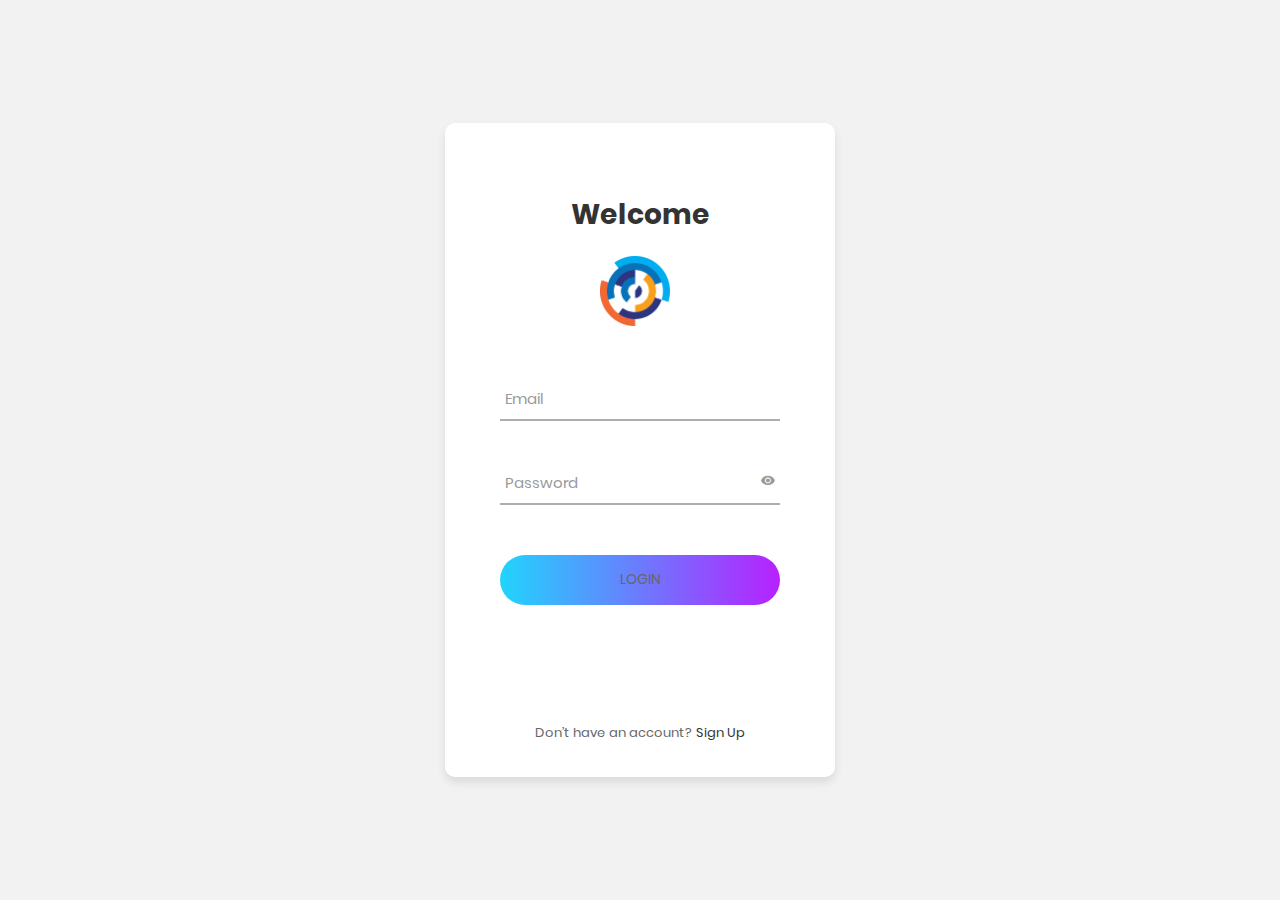
<file: src/main/resources/static/index.html>
<!DOCTYPE html>
<html lang="en">
<head>
	<title>Login</title>
	<meta charset="UTF-8">
	<meta name="viewport" content="width=device-width, initial-scale=1">
<!--===============================================================================================-->	
	<link rel="icon" type="image/png" href="images/icons/favicon.ico"/>
<!--===============================================================================================-->
	<link rel="stylesheet" type="text/css" href="vendor/bootstrap/css/bootstrap.min.css">
<!--===============================================================================================-->
	<link rel="stylesheet" type="text/css" href="fonts/font-awesome-4.7.0/css/font-awesome.min.css">
<!--===============================================================================================-->
	<link rel="stylesheet" type="text/css" href="fonts/iconic/css/material-design-iconic-font.min.css">
<!--===============================================================================================-->
	<link rel="stylesheet" type="text/css" href="vendor/animate/animate.css">
<!--===============================================================================================-->	
	<link rel="stylesheet" type="text/css" href="vendor/css-hamburgers/hamburgers.min.css">
<!--===============================================================================================-->
	<link rel="stylesheet" type="text/css" href="vendor/animsition/css/animsition.min.css">
<!--===============================================================================================-->
	<link rel="stylesheet" type="text/css" href="vendor/select2/select2.min.css">
<!--===============================================================================================-->	
	<link rel="stylesheet" type="text/css" href="vendor/daterangepicker/daterangepicker.css">
<!--===============================================================================================-->
	<link rel="stylesheet" type="text/css" href="css/util.css">
	<link rel="stylesheet" type="text/css" href="css/main.css">
<!--===============================================================================================-->
</head>

<style>


</style>

<body>
	
	<div class="limiter">
		<div class="container-login100">
			<div class="wrap-login100">
				<form class="login100-form validate-form">
					<span class="login100-form-title p-b-26">
						  <h3 style="display: block; text-align: center; justify-content: center;" >Welcome</h3>
					</span>
					<span class="login100-form-title p-b-48">
						<!-- <i class="zmdi zmdi-font"></i> -->
						<img src="./images/logo/logo_icon.png"  style= "height: 70px; padding-right:10px ;"  alt="">
					</span>

					<div class="wrap-input100 validate-input" data-validate = "Valid email is: a@b.c">
						<input class="input100" type="text" required="required" name="email">
						<span class="focus-input100" data-placeholder="Email"></span>
					</div>

					<div class="wrap-input100 validate-input" data-validate="Enter password">
						<span class="btn-show-pass">
							<i class="zmdi zmdi-eye"></i>
						</span>
						<input class="input100" type="password" required="required" name="pass">
						<span class="focus-input100" data-placeholder="Password"></span>
					</div>

					<div class="container-login100-form-btn">
						<div class="wrap-login100-form-btn">
							<div class="login100-form-bgbtn"></div>
							<button class="login100-form-btn"><a href="dashboard.html">
								Login
							</button></a>
						</div>
					</div>

					<div class="text-center p-t-115">
						<span class="txt1">
							Don’t have an account?
						</span>

						<a class="txt2" href="#">
							Sign Up
						</a>
					</div>
				</form>
			</div>
		</div>
	</div>
	

	<div id="dropDownSelect1"></div>
	
<!--===============================================================================================-->
	<script src="vendor/jquery/jquery-3.2.1.min.js"></script>
<!--===============================================================================================-->
	<script src="vendor/animsition/js/animsition.min.js"></script>
<!--===============================================================================================-->
	<script src="vendor/bootstrap/js/popper.js"></script>
	<script src="vendor/bootstrap/js/bootstrap.min.js"></script>
<!--===============================================================================================-->
	<script src="vendor/select2/select2.min.js"></script>
<!--===============================================================================================-->
	<script src="vendor/daterangepicker/moment.min.js"></script>
	<script src="vendor/daterangepicker/daterangepicker.js"></script>
<!--===============================================================================================-->
	<script src="vendor/countdowntime/countdowntime.js"></script>
<!--===============================================================================================-->
	<script src="js/main.js"></script>

</body>
</html>
</file>
<file: src/main/resources/static/vendor/daterangepicker/daterangepicker.css>
.daterangepicker {
  position: absolute;
  color: inherit;
  background-color: #fff;
  border-radius: 4px;
  width: 278px;
  padding: 4px;
  margin-top: 1px;
  top: 100px;
  left: 20px;
  /* Calendars */ }
  .daterangepicker:before, .daterangepicker:after {
    position: absolute;
    display: inline-block;
    border-bottom-color: rgba(0, 0, 0, 0.2);
    content: ''; }
  .daterangepicker:before {
    top: -7px;
    border-right: 7px solid transparent;
    border-left: 7px solid transparent;
    border-bottom: 7px solid #ccc; }
  .daterangepicker:after {
    top: -6px;
    border-right: 6px solid transparent;
    border-bottom: 6px solid #fff;
    border-left: 6px solid transparent; }
  .daterangepicker.opensleft:before {
    right: 9px; }
  .daterangepicker.opensleft:after {
    right: 10px; }
  .daterangepicker.openscenter:before {
    left: 0;
    right: 0;
    width: 0;
    margin-left: auto;
    margin-right: auto; }
  .daterangepicker.openscenter:after {
    left: 0;
    right: 0;
    width: 0;
    margin-left: auto;
    margin-right: auto; }
  .daterangepicker.opensright:before {
    left: 9px; }
  .daterangepicker.opensright:after {
    left: 10px; }
  .daterangepicker.dropup {
    margin-top: -5px; }
    .daterangepicker.dropup:before {
      top: initial;
      bottom: -7px;
      border-bottom: initial;
      border-top: 7px solid #ccc; }
    .daterangepicker.dropup:after {
      top: initial;
      bottom: -6px;
      border-bottom: initial;
      border-top: 6px solid #fff; }
  .daterangepicker.dropdown-menu {
    max-width: none;
    z-index: 3001; }
  .daterangepicker.single .ranges, .daterangepicker.single .calendar {
    float: none; }
  .daterangepicker.show-calendar .calendar {
    display: block; }
  .daterangepicker .calendar {
    display: none;
    max-width: 270px;
    margin: 4px; }
    .daterangepicker .calendar.single .calendar-table {
      border: none; }
    .daterangepicker .calendar th, .daterangepicker .calendar td {
      white-space: nowrap;
      text-align: center;
      min-width: 32px; }
  .daterangepicker .calendar-table {
    border: 1px solid #fff;
    padding: 4px;
    border-radius: 4px;
    background-color: #fff; }
  .daterangepicker table {
    width: 100%;
    margin: 0; }
  .daterangepicker td, .daterangepicker th {
    text-align: center;
    width: 20px;
    height: 20px;
    border-radius: 4px;
    border: 1px solid transparent;
    white-space: nowrap;
    cursor: pointer; }
    .daterangepicker td.available:hover, .daterangepicker th.available:hover {
      background-color: #eee;
      border-color: transparent;
      color: inherit; }
    .daterangepicker td.week, .daterangepicker th.week {
      font-size: 80%;
      color: #ccc; }
  .daterangepicker td.off, .daterangepicker td.off.in-range, .daterangepicker td.off.start-date, .daterangepicker td.off.end-date {
    background-color: #fff;
    border-color: transparent;
    color: #999; }
  .daterangepicker td.in-range {
    background-color: #ebf4f8;
    border-color: transparent;
    color: #000;
    border-radius: 0; }
  .daterangepicker td.start-date {
    border-radius: 4px 0 0 4px; }
  .daterangepicker td.end-date {
    border-radius: 0 4px 4px 0; }
  .daterangepicker td.start-date.end-date {
    border-radius: 4px; }
  .daterangepicker td.active, .daterangepicker td.active:hover {
    background-color: #357ebd;
    border-color: transparent;
    color: #fff; }
  .daterangepicker th.month {
    width: auto; }
  .daterangepicker td.disabled, .daterangepicker option.disabled {
    color: #999;
    cursor: not-allowed;
    text-decoration: line-through; }
  .daterangepicker select.monthselect, .daterangepicker select.yearselect {
    font-size: 12px;
    padding: 1px;
    height: auto;
    margin: 0;
    cursor: default; }
  .daterangepicker select.monthselect {
    margin-right: 2%;
    width: 56%; }
  .daterangepicker select.yearselect {
    width: 40%; }
  .daterangepicker select.hourselect, .daterangepicker select.minuteselect, .daterangepicker select.secondselect, .daterangepicker select.ampmselect {
    width: 50px;
    margin-bottom: 0; }
  .daterangepicker .input-mini {
    border: 1px solid #ccc;
    border-radius: 4px;
    color: #555;
    height: 30px;
    line-height: 30px;
    display: block;
    vertical-align: middle;
    margin: 0 0 5px 0;
    padding: 0 6px 0 28px;
    width: 100%; }
    .daterangepicker .input-mini.active {
      border: 1px solid #08c;
      border-radius: 4px; }
  .daterangepicker .daterangepicker_input {
    position: relative; }
    .daterangepicker .daterangepicker_input i {
      position: absolute;
      left: 8px;
      top: 8px; }
  .daterangepicker.rtl .input-mini {
    padding-right: 28px;
    padding-left: 6px; }
  .daterangepicker.rtl .daterangepicker_input i {
    left: auto;
    right: 8px; }
  .daterangepicker .calendar-time {
    text-align: center;
    margin: 5px auto;
    line-height: 30px;
    position: relative;
    padding-left: 28px; }
    .daterangepicker .calendar-time select.disabled {
      color: #ccc;
      cursor: not-allowed; }

.ranges {
  font-size: 11px;
  float: none;
  margin: 4px;
  text-align: left; }
  .ranges ul {
    list-style: none;
    margin: 0 auto;
    padding: 0;
    width: 100%; }
  .ranges li {
    font-size: 13px;
    background-color: #f5f5f5;
    border: 1px solid #f5f5f5;
    border-radius: 4px;
    color: #08c;
    padding: 3px 12px;
    margin-bottom: 8px;
    cursor: pointer; }
    .ranges li:hover {
      background-color: #08c;
      border: 1px solid #08c;
      color: #fff; }
    .ranges li.active {
      background-color: #08c;
      border: 1px solid #08c;
      color: #fff; }

/*  Larger Screen Styling */
@media (min-width: 564px) {
  .daterangepicker {
    width: auto; }
    .daterangepicker .ranges ul {
      width: 160px; }
    .daterangepicker.single .ranges ul {
      width: 100%; }
    .daterangepicker.single .calendar.left {
      clear: none; }
    .daterangepicker.single.ltr .ranges, .daterangepicker.single.ltr .calendar {
      float: left; }
    .daterangepicker.single.rtl .ranges, .daterangepicker.single.rtl .calendar {
      float: right; }
    .daterangepicker.ltr {
      direction: ltr;
      text-align: left; }
      .daterangepicker.ltr .calendar.left {
        clear: left;
        margin-right: 0; }
        .daterangepicker.ltr .calendar.left .calendar-table {
          border-right: none;
          border-top-right-radius: 0;
          border-bottom-right-radius: 0; }
      .daterangepicker.ltr .calendar.right {
        margin-left: 0; }
        .daterangepicker.ltr .calendar.right .calendar-table {
          border-left: none;
          border-top-left-radius: 0;
          border-bottom-left-radius: 0; }
      .daterangepicker.ltr .left .daterangepicker_input {
        padding-right: 12px; }
      .daterangepicker.ltr .calendar.left .calendar-table {
        padding-right: 12px; }
      .daterangepicker.ltr .ranges, .daterangepicker.ltr .calendar {
        float: left; }
    .daterangepicker.rtl {
      direction: rtl;
      text-align: right; }
      .daterangepicker.rtl .calendar.left {
        clear: right;
        margin-left: 0; }
        .daterangepicker.rtl .calendar.left .calendar-table {
          border-left: none;
          border-top-left-radius: 0;
          border-bottom-left-radius: 0; }
      .daterangepicker.rtl .calendar.right {
        margin-right: 0; }
        .daterangepicker.rtl .calendar.right .calendar-table {
          border-right: none;
          border-top-right-radius: 0;
          border-bottom-right-radius: 0; }
      .daterangepicker.rtl .left .daterangepicker_input {
        padding-left: 12px; }
      .daterangepicker.rtl .calendar.left .calendar-table {
        padding-left: 12px; }
      .daterangepicker.rtl .ranges, .daterangepicker.rtl .calendar {
        text-align: right;
        float: right; } }
@media (min-width: 730px) {
  .daterangepicker .ranges {
    width: auto; }
  .daterangepicker.ltr .ranges {
    float: left; }
  .daterangepicker.rtl .ranges {
    float: right; }
  .daterangepicker .calendar.left {
    clear: none !important; } }
</file>
<file: src/main/resources/static/css/util.css>
/*[ FONT SIZE ]
///////////////////////////////////////////////////////////
*/
.fs-1 {font-size: 1px;}
.fs-2 {font-size: 2px;}
.fs-3 {font-size: 3px;}
.fs-4 {font-size: 4px;}
.fs-5 {font-size: 5px;}
.fs-6 {font-size: 6px;}
.fs-7 {font-size: 7px;}
.fs-8 {font-size: 8px;}
.fs-9 {font-size: 9px;}
.fs-10 {font-size: 10px;}
.fs-11 {font-size: 11px;}
.fs-12 {font-size: 12px;}
.fs-13 {font-size: 13px;}
.fs-14 {font-size: 14px;}
.fs-15 {font-size: 15px;}
.fs-16 {font-size: 16px;}
.fs-17 {font-size: 17px;}
.fs-18 {font-size: 18px;}
.fs-19 {font-size: 19px;}
.fs-20 {font-size: 20px;}
.fs-21 {font-size: 21px;}
.fs-22 {font-size: 22px;}
.fs-23 {font-size: 23px;}
.fs-24 {font-size: 24px;}
.fs-25 {font-size: 25px;}
.fs-26 {font-size: 26px;}
.fs-27 {font-size: 27px;}
.fs-28 {font-size: 28px;}
.fs-29 {font-size: 29px;}
.fs-30 {font-size: 30px;}
.fs-31 {font-size: 31px;}
.fs-32 {font-size: 32px;}
.fs-33 {font-size: 33px;}
.fs-34 {font-size: 34px;}
.fs-35 {font-size: 35px;}
.fs-36 {font-size: 36px;}
.fs-37 {font-size: 37px;}
.fs-38 {font-size: 38px;}
.fs-39 {font-size: 39px;}
.fs-40 {font-size: 40px;}
.fs-41 {font-size: 41px;}
.fs-42 {font-size: 42px;}
.fs-43 {font-size: 43px;}
.fs-44 {font-size: 44px;}
.fs-45 {font-size: 45px;}
.fs-46 {font-size: 46px;}
.fs-47 {font-size: 47px;}
.fs-48 {font-size: 48px;}
.fs-49 {font-size: 49px;}
.fs-50 {font-size: 50px;}
.fs-51 {font-size: 51px;}
.fs-52 {font-size: 52px;}
.fs-53 {font-size: 53px;}
.fs-54 {font-size: 54px;}
.fs-55 {font-size: 55px;}
.fs-56 {font-size: 56px;}
.fs-57 {font-size: 57px;}
.fs-58 {font-size: 58px;}
.fs-59 {font-size: 59px;}
.fs-60 {font-size: 60px;}
.fs-61 {font-size: 61px;}
.fs-62 {font-size: 62px;}
.fs-63 {font-size: 63px;}
.fs-64 {font-size: 64px;}
.fs-65 {font-size: 65px;}
.fs-66 {font-size: 66px;}
.fs-67 {font-size: 67px;}
.fs-68 {font-size: 68px;}
.fs-69 {font-size: 69px;}
.fs-70 {font-size: 70px;}
.fs-71 {font-size: 71px;}
.fs-72 {font-size: 72px;}
.fs-73 {font-size: 73px;}
.fs-74 {font-size: 74px;}
.fs-75 {font-size: 75px;}
.fs-76 {font-size: 76px;}
.fs-77 {font-size: 77px;}
.fs-78 {font-size: 78px;}
.fs-79 {font-size: 79px;}
.fs-80 {font-size: 80px;}
.fs-81 {font-size: 81px;}
.fs-82 {font-size: 82px;}
.fs-83 {font-size: 83px;}
.fs-84 {font-size: 84px;}
.fs-85 {font-size: 85px;}
.fs-86 {font-size: 86px;}
.fs-87 {font-size: 87px;}
.fs-88 {font-size: 88px;}
.fs-89 {font-size: 89px;}
.fs-90 {font-size: 90px;}
.fs-91 {font-size: 91px;}
.fs-92 {font-size: 92px;}
.fs-93 {font-size: 93px;}
.fs-94 {font-size: 94px;}
.fs-95 {font-size: 95px;}
.fs-96 {font-size: 96px;}
.fs-97 {font-size: 97px;}
.fs-98 {font-size: 98px;}
.fs-99 {font-size: 99px;}
.fs-100 {font-size: 100px;}
.fs-101 {font-size: 101px;}
.fs-102 {font-size: 102px;}
.fs-103 {font-size: 103px;}
.fs-104 {font-size: 104px;}
.fs-105 {font-size: 105px;}
.fs-106 {font-size: 106px;}
.fs-107 {font-size: 107px;}
.fs-108 {font-size: 108px;}
.fs-109 {font-size: 109px;}
.fs-110 {font-size: 110px;}
.fs-111 {font-size: 111px;}
.fs-112 {font-size: 112px;}
.fs-113 {font-size: 113px;}
.fs-114 {font-size: 114px;}
.fs-115 {font-size: 115px;}
.fs-116 {font-size: 116px;}
.fs-117 {font-size: 117px;}
.fs-118 {font-size: 118px;}
.fs-119 {font-size: 119px;}
.fs-120 {font-size: 120px;}
.fs-121 {font-size: 121px;}
.fs-122 {font-size: 122px;}
.fs-123 {font-size: 123px;}
.fs-124 {font-size: 124px;}
.fs-125 {font-size: 125px;}
.fs-126 {font-size: 126px;}
.fs-127 {font-size: 127px;}
.fs-128 {font-size: 128px;}
.fs-129 {font-size: 129px;}
.fs-130 {font-size: 130px;}
.fs-131 {font-size: 131px;}
.fs-132 {font-size: 132px;}
.fs-133 {font-size: 133px;}
.fs-134 {font-size: 134px;}
.fs-135 {font-size: 135px;}
.fs-136 {font-size: 136px;}
.fs-137 {font-size: 137px;}
.fs-138 {font-size: 138px;}
.fs-139 {font-size: 139px;}
.fs-140 {font-size: 140px;}
.fs-141 {font-size: 141px;}
.fs-142 {font-size: 142px;}
.fs-143 {font-size: 143px;}
.fs-144 {font-size: 144px;}
.fs-145 {font-size: 145px;}
.fs-146 {font-size: 146px;}
.fs-147 {font-size: 147px;}
.fs-148 {font-size: 148px;}
.fs-149 {font-size: 149px;}
.fs-150 {font-size: 150px;}
.fs-151 {font-size: 151px;}
.fs-152 {font-size: 152px;}
.fs-153 {font-size: 153px;}
.fs-154 {font-size: 154px;}
.fs-155 {font-size: 155px;}
.fs-156 {font-size: 156px;}
.fs-157 {font-size: 157px;}
.fs-158 {font-size: 158px;}
.fs-159 {font-size: 159px;}
.fs-160 {font-size: 160px;}
.fs-161 {font-size: 161px;}
.fs-162 {font-size: 162px;}
.fs-163 {font-size: 163px;}
.fs-164 {font-size: 164px;}
.fs-165 {font-size: 165px;}
.fs-166 {font-size: 166px;}
.fs-167 {font-size: 167px;}
.fs-168 {font-size: 168px;}
.fs-169 {font-size: 169px;}
.fs-170 {font-size: 170px;}
.fs-171 {font-size: 171px;}
.fs-172 {font-size: 172px;}
.fs-173 {font-size: 173px;}
.fs-174 {font-size: 174px;}
.fs-175 {font-size: 175px;}
.fs-176 {font-size: 176px;}
.fs-177 {font-size: 177px;}
.fs-178 {font-size: 178px;}
.fs-179 {font-size: 179px;}
.fs-180 {font-size: 180px;}
.fs-181 {font-size: 181px;}
.fs-182 {font-size: 182px;}
.fs-183 {font-size: 183px;}
.fs-184 {font-size: 184px;}
.fs-185 {font-size: 185px;}
.fs-186 {font-size: 186px;}
.fs-187 {font-size: 187px;}
.fs-188 {font-size: 188px;}
.fs-189 {font-size: 189px;}
.fs-190 {font-size: 190px;}
.fs-191 {font-size: 191px;}
.fs-192 {font-size: 192px;}
.fs-193 {font-size: 193px;}
.fs-194 {font-size: 194px;}
.fs-195 {font-size: 195px;}
.fs-196 {font-size: 196px;}
.fs-197 {font-size: 197px;}
.fs-198 {font-size: 198px;}
.fs-199 {font-size: 199px;}
.fs-200 {font-size: 200px;}

/*[ PADDING ]
///////////////////////////////////////////////////////////
*/
.p-t-0 {padding-top: 0px;}
.p-t-1 {padding-top: 1px;}
.p-t-2 {padding-top: 2px;}
.p-t-3 {padding-top: 3px;}
.p-t-4 {padding-top: 4px;}
.p-t-5 {padding-top: 5px;}
.p-t-6 {padding-top: 6px;}
.p-t-7 {padding-top: 7px;}
.p-t-8 {padding-top: 8px;}
.p-t-9 {padding-top: 9px;}
.p-t-10 {padding-top: 10px;}
.p-t-11 {padding-top: 11px;}
.p-t-12 {padding-top: 12px;}
.p-t-13 {padding-top: 13px;}
.p-t-14 {padding-top: 14px;}
.p-t-15 {padding-top: 15px;}
.p-t-16 {padding-top: 16px;}
.p-t-17 {padding-top: 17px;}
.p-t-18 {padding-top: 18px;}
.p-t-19 {padding-top: 19px;}
.p-t-20 {padding-top: 20px;}
.p-t-21 {padding-top: 21px;}
.p-t-22 {padding-top: 22px;}
.p-t-23 {padding-top: 23px;}
.p-t-24 {padding-top: 24px;}
.p-t-25 {padding-top: 25px;}
.p-t-26 {padding-top: 26px;}
.p-t-27 {padding-top: 27px;}
.p-t-28 {padding-top: 28px;}
.p-t-29 {padding-top: 29px;}
.p-t-30 {padding-top: 30px;}
.p-t-31 {padding-top: 31px;}
.p-t-32 {padding-top: 32px;}
.p-t-33 {padding-top: 33px;}
.p-t-34 {padding-top: 34px;}
.p-t-35 {padding-top: 35px;}
.p-t-36 {padding-top: 36px;}
.p-t-37 {padding-top: 37px;}
.p-t-38 {padding-top: 38px;}
.p-t-39 {padding-top: 39px;}
.p-t-40 {padding-top: 40px;}
.p-t-41 {padding-top: 41px;}
.p-t-42 {padding-top: 42px;}
.p-t-43 {padding-top: 43px;}
.p-t-44 {padding-top: 44px;}
.p-t-45 {padding-top: 45px;}
.p-t-46 {padding-top: 46px;}
.p-t-47 {padding-top: 47px;}
.p-t-48 {padding-top: 48px;}
.p-t-49 {padding-top: 49px;}
.p-t-50 {padding-top: 50px;}
.p-t-51 {padding-top: 51px;}
.p-t-52 {padding-top: 52px;}
.p-t-53 {padding-top: 53px;}
.p-t-54 {padding-top: 54px;}
.p-t-55 {padding-top: 55px;}
.p-t-56 {padding-top: 56px;}
.p-t-57 {padding-top: 57px;}
.p-t-58 {padding-top: 58px;}
.p-t-59 {padding-top: 59px;}
.p-t-60 {padding-top: 60px;}
.p-t-61 {padding-top: 61px;}
.p-t-62 {padding-top: 62px;}
.p-t-63 {padding-top: 63px;}
.p-t-64 {padding-top: 64px;}
.p-t-65 {padding-top: 65px;}
.p-t-66 {padding-top: 66px;}
.p-t-67 {padding-top: 67px;}
.p-t-68 {padding-top: 68px;}
.p-t-69 {padding-top: 69px;}
.p-t-70 {padding-top: 70px;}
.p-t-71 {padding-top: 71px;}
.p-t-72 {padding-top: 72px;}
.p-t-73 {padding-top: 73px;}
.p-t-74 {padding-top: 74px;}
.p-t-75 {padding-top: 75px;}
.p-t-76 {padding-top: 76px;}
.p-t-77 {padding-top: 77px;}
.p-t-78 {padding-top: 78px;}
.p-t-79 {padding-top: 79px;}
.p-t-80 {padding-top: 80px;}
.p-t-81 {padding-top: 81px;}
.p-t-82 {padding-top: 82px;}
.p-t-83 {padding-top: 83px;}
.p-t-84 {padding-top: 84px;}
.p-t-85 {padding-top: 85px;}
.p-t-86 {padding-top: 86px;}
.p-t-87 {padding-top: 87px;}
.p-t-88 {padding-top: 88px;}
.p-t-89 {padding-top: 89px;}
.p-t-90 {padding-top: 90px;}
.p-t-91 {padding-top: 91px;}
.p-t-92 {padding-top: 92px;}
.p-t-93 {padding-top: 93px;}
.p-t-94 {padding-top: 94px;}
.p-t-95 {padding-top: 95px;}
.p-t-96 {padding-top: 96px;}
.p-t-97 {padding-top: 97px;}
.p-t-98 {padding-top: 98px;}
.p-t-99 {padding-top: 99px;}
.p-t-100 {padding-top: 100px;}
.p-t-101 {padding-top: 101px;}
.p-t-102 {padding-top: 102px;}
.p-t-103 {padding-top: 103px;}
.p-t-104 {padding-top: 104px;}
.p-t-105 {padding-top: 105px;}
.p-t-106 {padding-top: 106px;}
.p-t-107 {padding-top: 107px;}
.p-t-108 {padding-top: 108px;}
.p-t-109 {padding-top: 109px;}
.p-t-110 {padding-top: 110px;}
.p-t-111 {padding-top: 111px;}
.p-t-112 {padding-top: 112px;}
.p-t-113 {padding-top: 113px;}
.p-t-114 {padding-top: 114px;}
.p-t-115 {padding-top: 115px;}
.p-t-116 {padding-top: 116px;}
.p-t-117 {padding-top: 117px;}
.p-t-118 {padding-top: 118px;}
.p-t-119 {padding-top: 119px;}
.p-t-120 {padding-top: 120px;}
.p-t-121 {padding-top: 121px;}
.p-t-122 {padding-top: 122px;}
.p-t-123 {padding-top: 123px;}
.p-t-124 {padding-top: 124px;}
.p-t-125 {padding-top: 125px;}
.p-t-126 {padding-top: 126px;}
.p-t-127 {padding-top: 127px;}
.p-t-128 {padding-top: 128px;}
.p-t-129 {padding-top: 129px;}
.p-t-130 {padding-top: 130px;}
.p-t-131 {padding-top: 131px;}
.p-t-132 {padding-top: 132px;}
.p-t-133 {padding-top: 133px;}
.p-t-134 {padding-top: 134px;}
.p-t-135 {padding-top: 135px;}
.p-t-136 {padding-top: 136px;}
.p-t-137 {padding-top: 137px;}
.p-t-138 {padding-top: 138px;}
.p-t-139 {padding-top: 139px;}
.p-t-140 {padding-top: 140px;}
.p-t-141 {padding-top: 141px;}
.p-t-142 {padding-top: 142px;}
.p-t-143 {padding-top: 143px;}
.p-t-144 {padding-top: 144px;}
.p-t-145 {padding-top: 145px;}
.p-t-146 {padding-top: 146px;}
.p-t-147 {padding-top: 147px;}
.p-t-148 {padding-top: 148px;}
.p-t-149 {padding-top: 149px;}
.p-t-150 {padding-top: 150px;}
.p-t-151 {padding-top: 151px;}
.p-t-152 {padding-top: 152px;}
.p-t-153 {padding-top: 153px;}
.p-t-154 {padding-top: 154px;}
.p-t-155 {padding-top: 155px;}
.p-t-156 {padding-top: 156px;}
.p-t-157 {padding-top: 157px;}
.p-t-158 {padding-top: 158px;}
.p-t-159 {padding-top: 159px;}
.p-t-160 {padding-top: 160px;}
.p-t-161 {padding-top: 161px;}
.p-t-162 {padding-top: 162px;}
.p-t-163 {padding-top: 163px;}
.p-t-164 {padding-top: 164px;}
.p-t-165 {padding-top: 165px;}
.p-t-166 {padding-top: 166px;}
.p-t-167 {padding-top: 167px;}
.p-t-168 {padding-top: 168px;}
.p-t-169 {padding-top: 169px;}
.p-t-170 {padding-top: 170px;}
.p-t-171 {padding-top: 171px;}
.p-t-172 {padding-top: 172px;}
.p-t-173 {padding-top: 173px;}
.p-t-174 {padding-top: 174px;}
.p-t-175 {padding-top: 175px;}
.p-t-176 {padding-top: 176px;}
.p-t-177 {padding-top: 177px;}
.p-t-178 {padding-top: 178px;}
.p-t-179 {padding-top: 179px;}
.p-t-180 {padding-top: 180px;}
.p-t-181 {padding-top: 181px;}
.p-t-182 {padding-top: 182px;}
.p-t-183 {padding-top: 183px;}
.p-t-184 {padding-top: 184px;}
.p-t-185 {padding-top: 185px;}
.p-t-186 {padding-top: 186px;}
.p-t-187 {padding-top: 187px;}
.p-t-188 {padding-top: 188px;}
.p-t-189 {padding-top: 189px;}
.p-t-190 {padding-top: 190px;}
.p-t-191 {padding-top: 191px;}
.p-t-192 {padding-top: 192px;}
.p-t-193 {padding-top: 193px;}
.p-t-194 {padding-top: 194px;}
.p-t-195 {padding-top: 195px;}
.p-t-196 {padding-top: 196px;}
.p-t-197 {padding-top: 197px;}
.p-t-198 {padding-top: 198px;}
.p-t-199 {padding-top: 199px;}
.p-t-200 {padding-top: 200px;}
.p-t-201 {padding-top: 201px;}
.p-t-202 {padding-top: 202px;}
.p-t-203 {padding-top: 203px;}
.p-t-204 {padding-top: 204px;}
.p-t-205 {padding-top: 205px;}
.p-t-206 {padding-top: 206px;}
.p-t-207 {padding-top: 207px;}
.p-t-208 {padding-top: 208px;}
.p-t-209 {padding-top: 209px;}
.p-t-210 {padding-top: 210px;}
.p-t-211 {padding-top: 211px;}
.p-t-212 {padding-top: 212px;}
.p-t-213 {padding-top: 213px;}
.p-t-214 {padding-top: 214px;}
.p-t-215 {padding-top: 215px;}
.p-t-216 {padding-top: 216px;}
.p-t-217 {padding-top: 217px;}
.p-t-218 {padding-top: 218px;}
.p-t-219 {padding-top: 219px;}
.p-t-220 {padding-top: 220px;}
.p-t-221 {padding-top: 221px;}
.p-t-222 {padding-top: 222px;}
.p-t-223 {padding-top: 223px;}
.p-t-224 {padding-top: 224px;}
.p-t-225 {padding-top: 225px;}
.p-t-226 {padding-top: 226px;}
.p-t-227 {padding-top: 227px;}
.p-t-228 {padding-top: 228px;}
.p-t-229 {padding-top: 229px;}
.p-t-230 {padding-top: 230px;}
.p-t-231 {padding-top: 231px;}
.p-t-232 {padding-top: 232px;}
.p-t-233 {padding-top: 233px;}
.p-t-234 {padding-top: 234px;}
.p-t-235 {padding-top: 235px;}
.p-t-236 {padding-top: 236px;}
.p-t-237 {padding-top: 237px;}
.p-t-238 {padding-top: 238px;}
.p-t-239 {padding-top: 239px;}
.p-t-240 {padding-top: 240px;}
.p-t-241 {padding-top: 241px;}
.p-t-242 {padding-top: 242px;}
.p-t-243 {padding-top: 243px;}
.p-t-244 {padding-top: 244px;}
.p-t-245 {padding-top: 245px;}
.p-t-246 {padding-top: 246px;}
.p-t-247 {padding-top: 247px;}
.p-t-248 {padding-top: 248px;}
.p-t-249 {padding-top: 249px;}
.p-t-250 {padding-top: 250px;}
.p-b-0 {padding-bottom: 0px;}
.p-b-1 {padding-bottom: 1px;}
.p-b-2 {padding-bottom: 2px;}
.p-b-3 {padding-bottom: 3px;}
.p-b-4 {padding-bottom: 4px;}
.p-b-5 {padding-bottom: 5px;}
.p-b-6 {padding-bottom: 6px;}
.p-b-7 {padding-bottom: 7px;}
.p-b-8 {padding-bottom: 8px;}
.p-b-9 {padding-bottom: 9px;}
.p-b-10 {padding-bottom: 10px;}
.p-b-11 {padding-bottom: 11px;}
.p-b-12 {padding-bottom: 12px;}
.p-b-13 {padding-bottom: 13px;}
.p-b-14 {padding-bottom: 14px;}
.p-b-15 {padding-bottom: 15px;}
.p-b-16 {padding-bottom: 16px;}
.p-b-17 {padding-bottom: 17px;}
.p-b-18 {padding-bottom: 18px;}
.p-b-19 {padding-bottom: 19px;}
.p-b-20 {padding-bottom: 20px;}
.p-b-21 {padding-bottom: 21px;}
.p-b-22 {padding-bottom: 22px;}
.p-b-23 {padding-bottom: 23px;}
.p-b-24 {padding-bottom: 24px;}
.p-b-25 {padding-bottom: 25px;}
.p-b-26 {padding-bottom: 26px;}
.p-b-27 {padding-bottom: 27px;}
.p-b-28 {padding-bottom: 28px;}
.p-b-29 {padding-bottom: 29px;}
.p-b-30 {padding-bottom: 30px;}
.p-b-31 {padding-bottom: 31px;}
.p-b-32 {padding-bottom: 32px;}
.p-b-33 {padding-bottom: 33px;}
.p-b-34 {padding-bottom: 34px;}
.p-b-35 {padding-bottom: 35px;}
.p-b-36 {padding-bottom: 36px;}
.p-b-37 {padding-bottom: 37px;}
.p-b-38 {padding-bottom: 38px;}
.p-b-39 {padding-bottom: 39px;}
.p-b-40 {padding-bottom: 40px;}
.p-b-41 {padding-bottom: 41px;}
.p-b-42 {padding-bottom: 42px;}
.p-b-43 {padding-bottom: 43px;}
.p-b-44 {padding-bottom: 44px;}
.p-b-45 {padding-bottom: 45px;}
.p-b-46 {padding-bottom: 46px;}
.p-b-47 {padding-bottom: 47px;}
.p-b-48 {padding-bottom: 48px;}
.p-b-49 {padding-bottom: 49px;}
.p-b-50 {padding-bottom: 50px;}
.p-b-51 {padding-bottom: 51px;}
.p-b-52 {padding-bottom: 52px;}
.p-b-53 {padding-bottom: 53px;}
.p-b-54 {padding-bottom: 54px;}
.p-b-55 {padding-bottom: 55px;}
.p-b-56 {padding-bottom: 56px;}
.p-b-57 {padding-bottom: 57px;}
.p-b-58 {padding-bottom: 58px;}
.p-b-59 {padding-bottom: 59px;}
.p-b-60 {padding-bottom: 60px;}
.p-b-61 {padding-bottom: 61px;}
.p-b-62 {padding-bottom: 62px;}
.p-b-63 {padding-bottom: 63px;}
.p-b-64 {padding-bottom: 64px;}
.p-b-65 {padding-bottom: 65px;}
.p-b-66 {padding-bottom: 66px;}
.p-b-67 {padding-bottom: 67px;}
.p-b-68 {padding-bottom: 68px;}
.p-b-69 {padding-bottom: 69px;}
.p-b-70 {padding-bottom: 70px;}
.p-b-71 {padding-bottom: 71px;}
.p-b-72 {padding-bottom: 72px;}
.p-b-73 {padding-bottom: 73px;}
.p-b-74 {padding-bottom: 74px;}
.p-b-75 {padding-bottom: 75px;}
.p-b-76 {padding-bottom: 76px;}
.p-b-77 {padding-bottom: 77px;}
.p-b-78 {padding-bottom: 78px;}
.p-b-79 {padding-bottom: 79px;}
.p-b-80 {padding-bottom: 80px;}
.p-b-81 {padding-bottom: 81px;}
.p-b-82 {padding-bottom: 82px;}
.p-b-83 {padding-bottom: 83px;}
.p-b-84 {padding-bottom: 84px;}
.p-b-85 {padding-bottom: 85px;}
.p-b-86 {padding-bottom: 86px;}
.p-b-87 {padding-bottom: 87px;}
.p-b-88 {padding-bottom: 88px;}
.p-b-89 {padding-bottom: 89px;}
.p-b-90 {padding-bottom: 90px;}
.p-b-91 {padding-bottom: 91px;}
.p-b-92 {padding-bottom: 92px;}
.p-b-93 {padding-bottom: 93px;}
.p-b-94 {padding-bottom: 94px;}
.p-b-95 {padding-bottom: 95px;}
.p-b-96 {padding-bottom: 96px;}
.p-b-97 {padding-bottom: 97px;}
.p-b-98 {padding-bottom: 98px;}
.p-b-99 {padding-bottom: 99px;}
.p-b-100 {padding-bottom: 100px;}
.p-b-101 {padding-bottom: 101px;}
.p-b-102 {padding-bottom: 102px;}
.p-b-103 {padding-bottom: 103px;}
.p-b-104 {padding-bottom: 104px;}
.p-b-105 {padding-bottom: 105px;}
.p-b-106 {padding-bottom: 106px;}
.p-b-107 {padding-bottom: 107px;}
.p-b-108 {padding-bottom: 108px;}
.p-b-109 {padding-bottom: 109px;}
.p-b-110 {padding-bottom: 110px;}
.p-b-111 {padding-bottom: 111px;}
.p-b-112 {padding-bottom: 112px;}
.p-b-113 {padding-bottom: 113px;}
.p-b-114 {padding-bottom: 114px;}
.p-b-115 {padding-bottom: 115px;}
.p-b-116 {padding-bottom: 116px;}
.p-b-117 {padding-bottom: 117px;}
.p-b-118 {padding-bottom: 118px;}
.p-b-119 {padding-bottom: 119px;}
.p-b-120 {padding-bottom: 120px;}
.p-b-121 {padding-bottom: 121px;}
.p-b-122 {padding-bottom: 122px;}
.p-b-123 {padding-bottom: 123px;}
.p-b-124 {padding-bottom: 124px;}
.p-b-125 {padding-bottom: 125px;}
.p-b-126 {padding-bottom: 126px;}
.p-b-127 {padding-bottom: 127px;}
.p-b-128 {padding-bottom: 128px;}
.p-b-129 {padding-bottom: 129px;}
.p-b-130 {padding-bottom: 130px;}
.p-b-131 {padding-bottom: 131px;}
.p-b-132 {padding-bottom: 132px;}
.p-b-133 {padding-bottom: 133px;}
.p-b-134 {padding-bottom: 134px;}
.p-b-135 {padding-bottom: 135px;}
.p-b-136 {padding-bottom: 136px;}
.p-b-137 {padding-bottom: 137px;}
.p-b-138 {padding-bottom: 138px;}
.p-b-139 {padding-bottom: 139px;}
.p-b-140 {padding-bottom: 140px;}
.p-b-141 {padding-bottom: 141px;}
.p-b-142 {padding-bottom: 142px;}
.p-b-143 {padding-bottom: 143px;}
.p-b-144 {padding-bottom: 144px;}
.p-b-145 {padding-bottom: 145px;}
.p-b-146 {padding-bottom: 146px;}
.p-b-147 {padding-bottom: 147px;}
.p-b-148 {padding-bottom: 148px;}
.p-b-149 {padding-bottom: 149px;}
.p-b-150 {padding-bottom: 150px;}
.p-b-151 {padding-bottom: 151px;}
.p-b-152 {padding-bottom: 152px;}
.p-b-153 {padding-bottom: 153px;}
.p-b-154 {padding-bottom: 154px;}
.p-b-155 {padding-bottom: 155px;}
.p-b-156 {padding-bottom: 156px;}
.p-b-157 {padding-bottom: 157px;}
.p-b-158 {padding-bottom: 158px;}
.p-b-159 {padding-bottom: 159px;}
.p-b-160 {padding-bottom: 160px;}
.p-b-161 {padding-bottom: 161px;}
.p-b-162 {padding-bottom: 162px;}
.p-b-163 {padding-bottom: 163px;}
.p-b-164 {padding-bottom: 164px;}
.p-b-165 {padding-bottom: 165px;}
.p-b-166 {padding-bottom: 166px;}
.p-b-167 {padding-bottom: 167px;}
.p-b-168 {padding-bottom: 168px;}
.p-b-169 {padding-bottom: 169px;}
.p-b-170 {padding-bottom: 170px;}
.p-b-171 {padding-bottom: 171px;}
.p-b-172 {padding-bottom: 172px;}
.p-b-173 {padding-bottom: 173px;}
.p-b-174 {padding-bottom: 174px;}
.p-b-175 {padding-bottom: 175px;}
.p-b-176 {padding-bottom: 176px;}
.p-b-177 {padding-bottom: 177px;}
.p-b-178 {padding-bottom: 178px;}
.p-b-179 {padding-bottom: 179px;}
.p-b-180 {padding-bottom: 180px;}
.p-b-181 {padding-bottom: 181px;}
.p-b-182 {padding-bottom: 182px;}
.p-b-183 {padding-bottom: 183px;}
.p-b-184 {padding-bottom: 184px;}
.p-b-185 {padding-bottom: 185px;}
.p-b-186 {padding-bottom: 186px;}
.p-b-187 {padding-bottom: 187px;}
.p-b-188 {padding-bottom: 188px;}
.p-b-189 {padding-bottom: 189px;}
.p-b-190 {padding-bottom: 190px;}
.p-b-191 {padding-bottom: 191px;}
.p-b-192 {padding-bottom: 192px;}
.p-b-193 {padding-bottom: 193px;}
.p-b-194 {padding-bottom: 194px;}
.p-b-195 {padding-bottom: 195px;}
.p-b-196 {padding-bottom: 196px;}
.p-b-197 {padding-bottom: 197px;}
.p-b-198 {padding-bottom: 198px;}
.p-b-199 {padding-bottom: 199px;}
.p-b-200 {padding-bottom: 200px;}
.p-b-201 {padding-bottom: 201px;}
.p-b-202 {padding-bottom: 202px;}
.p-b-203 {padding-bottom: 203px;}
.p-b-204 {padding-bottom: 204px;}
.p-b-205 {padding-bottom: 205px;}
.p-b-206 {padding-bottom: 206px;}
.p-b-207 {padding-bottom: 207px;}
.p-b-208 {padding-bottom: 208px;}
.p-b-209 {padding-bottom: 209px;}
.p-b-210 {padding-bottom: 210px;}
.p-b-211 {padding-bottom: 211px;}
.p-b-212 {padding-bottom: 212px;}
.p-b-213 {padding-bottom: 213px;}
.p-b-214 {padding-bottom: 214px;}
.p-b-215 {padding-bottom: 215px;}
.p-b-216 {padding-bottom: 216px;}
.p-b-217 {padding-bottom: 217px;}
.p-b-218 {padding-bottom: 218px;}
.p-b-219 {padding-bottom: 219px;}
.p-b-220 {padding-bottom: 220px;}
.p-b-221 {padding-bottom: 221px;}
.p-b-222 {padding-bottom: 222px;}
.p-b-223 {padding-bottom: 223px;}
.p-b-224 {padding-bottom: 224px;}
.p-b-225 {padding-bottom: 225px;}
.p-b-226 {padding-bottom: 226px;}
.p-b-227 {padding-bottom: 227px;}
.p-b-228 {padding-bottom: 228px;}
.p-b-229 {padding-bottom: 229px;}
.p-b-230 {padding-bottom: 230px;}
.p-b-231 {padding-bottom: 231px;}
.p-b-232 {padding-bottom: 232px;}
.p-b-233 {padding-bottom: 233px;}
.p-b-234 {padding-bottom: 234px;}
.p-b-235 {padding-bottom: 235px;}
.p-b-236 {padding-bottom: 236px;}
.p-b-237 {padding-bottom: 237px;}
.p-b-238 {padding-bottom: 238px;}
.p-b-239 {padding-bottom: 239px;}
.p-b-240 {padding-bottom: 240px;}
.p-b-241 {padding-bottom: 241px;}
.p-b-242 {padding-bottom: 242px;}
.p-b-243 {padding-bottom: 243px;}
.p-b-244 {padding-bottom: 244px;}
.p-b-245 {padding-bottom: 245px;}
.p-b-246 {padding-bottom: 246px;}
.p-b-247 {padding-bottom: 247px;}
.p-b-248 {padding-bottom: 248px;}
.p-b-249 {padding-bottom: 249px;}
.p-b-250 {padding-bottom: 250px;}
.p-l-0 {padding-left: 0px;}
.p-l-1 {padding-left: 1px;}
.p-l-2 {padding-left: 2px;}
.p-l-3 {padding-left: 3px;}
.p-l-4 {padding-left: 4px;}
.p-l-5 {padding-left: 5px;}
.p-l-6 {padding-left: 6px;}
.p-l-7 {padding-left: 7px;}
.p-l-8 {padding-left: 8px;}
.p-l-9 {padding-left: 9px;}
.p-l-10 {padding-left: 10px;}
.p-l-11 {padding-left: 11px;}
.p-l-12 {padding-left: 12px;}
.p-l-13 {padding-left: 13px;}
.p-l-14 {padding-left: 14px;}
.p-l-15 {padding-left: 15px;}
.p-l-16 {padding-left: 16px;}
.p-l-17 {padding-left: 17px;}
.p-l-18 {padding-left: 18px;}
.p-l-19 {padding-left: 19px;}
.p-l-20 {padding-left: 20px;}
.p-l-21 {padding-left: 21px;}
.p-l-22 {padding-left: 22px;}
.p-l-23 {padding-left: 23px;}
.p-l-24 {padding-left: 24px;}
.p-l-25 {padding-left: 25px;}
.p-l-26 {padding-left: 26px;}
.p-l-27 {padding-left: 27px;}
.p-l-28 {padding-left: 28px;}
.p-l-29 {padding-left: 29px;}
.p-l-30 {padding-left: 30px;}
.p-l-31 {padding-left: 31px;}
.p-l-32 {padding-left: 32px;}
.p-l-33 {padding-left: 33px;}
.p-l-34 {padding-left: 34px;}
.p-l-35 {padding-left: 35px;}
.p-l-36 {padding-left: 36px;}
.p-l-37 {padding-left: 37px;}
.p-l-38 {padding-left: 38px;}
.p-l-39 {padding-left: 39px;}
.p-l-40 {padding-left: 40px;}
.p-l-41 {padding-left: 41px;}
.p-l-42 {padding-left: 42px;}
.p-l-43 {padding-left: 43px;}
.p-l-44 {padding-left: 44px;}
.p-l-45 {padding-left: 45px;}
.p-l-46 {padding-left: 46px;}
.p-l-47 {padding-left: 47px;}
.p-l-48 {padding-left: 48px;}
.p-l-49 {padding-left: 49px;}
.p-l-50 {padding-left: 50px;}
.p-l-51 {padding-left: 51px;}
.p-l-52 {padding-left: 52px;}
.p-l-53 {padding-left: 53px;}
.p-l-54 {padding-left: 54px;}
.p-l-55 {padding-left: 55px;}
.p-l-56 {padding-left: 56px;}
.p-l-57 {padding-left: 57px;}
.p-l-58 {padding-left: 58px;}
.p-l-59 {padding-left: 59px;}
.p-l-60 {padding-left: 60px;}
.p-l-61 {padding-left: 61px;}
.p-l-62 {padding-left: 62px;}
.p-l-63 {padding-left: 63px;}
.p-l-64 {padding-left: 64px;}
.p-l-65 {padding-left: 65px;}
.p-l-66 {padding-left: 66px;}
.p-l-67 {padding-left: 67px;}
.p-l-68 {padding-left: 68px;}
.p-l-69 {padding-left: 69px;}
.p-l-70 {padding-left: 70px;}
.p-l-71 {padding-left: 71px;}
.p-l-72 {padding-left: 72px;}
.p-l-73 {padding-left: 73px;}
.p-l-74 {padding-left: 74px;}
.p-l-75 {padding-left: 75px;}
.p-l-76 {padding-left: 76px;}
.p-l-77 {padding-left: 77px;}
.p-l-78 {padding-left: 78px;}
.p-l-79 {padding-left: 79px;}
.p-l-80 {padding-left: 80px;}
.p-l-81 {padding-left: 81px;}
.p-l-82 {padding-left: 82px;}
.p-l-83 {padding-left: 83px;}
.p-l-84 {padding-left: 84px;}
.p-l-85 {padding-left: 85px;}
.p-l-86 {padding-left: 86px;}
.p-l-87 {padding-left: 87px;}
.p-l-88 {padding-left: 88px;}
.p-l-89 {padding-left: 89px;}
.p-l-90 {padding-left: 90px;}
.p-l-91 {padding-left: 91px;}
.p-l-92 {padding-left: 92px;}
.p-l-93 {padding-left: 93px;}
.p-l-94 {padding-left: 94px;}
.p-l-95 {padding-left: 95px;}
.p-l-96 {padding-left: 96px;}
.p-l-97 {padding-left: 97px;}
.p-l-98 {padding-left: 98px;}
.p-l-99 {padding-left: 99px;}
.p-l-100 {padding-left: 100px;}
.p-l-101 {padding-left: 101px;}
.p-l-102 {padding-left: 102px;}
.p-l-103 {padding-left: 103px;}
.p-l-104 {padding-left: 104px;}
.p-l-105 {padding-left: 105px;}
.p-l-106 {padding-left: 106px;}
.p-l-107 {padding-left: 107px;}
.p-l-108 {padding-left: 108px;}
.p-l-109 {padding-left: 109px;}
.p-l-110 {padding-left: 110px;}
.p-l-111 {padding-left: 111px;}
.p-l-112 {padding-left: 112px;}
.p-l-113 {padding-left: 113px;}
.p-l-114 {padding-left: 114px;}
.p-l-115 {padding-left: 115px;}
.p-l-116 {padding-left: 116px;}
.p-l-117 {padding-left: 117px;}
.p-l-118 {padding-left: 118px;}
.p-l-119 {padding-left: 119px;}
.p-l-120 {padding-left: 120px;}
.p-l-121 {padding-left: 121px;}
.p-l-122 {padding-left: 122px;}
.p-l-123 {padding-left: 123px;}
.p-l-124 {padding-left: 124px;}
.p-l-125 {padding-left: 125px;}
.p-l-126 {padding-left: 126px;}
.p-l-127 {padding-left: 127px;}
.p-l-128 {padding-left: 128px;}
.p-l-129 {padding-left: 129px;}
.p-l-130 {padding-left: 130px;}
.p-l-131 {padding-left: 131px;}
.p-l-132 {padding-left: 132px;}
.p-l-133 {padding-left: 133px;}
.p-l-134 {padding-left: 134px;}
.p-l-135 {padding-left: 135px;}
.p-l-136 {padding-left: 136px;}
.p-l-137 {padding-left: 137px;}
.p-l-138 {padding-left: 138px;}
.p-l-139 {padding-left: 139px;}
.p-l-140 {padding-left: 140px;}
.p-l-141 {padding-left: 141px;}
.p-l-142 {padding-left: 142px;}
.p-l-143 {padding-left: 143px;}
.p-l-144 {padding-left: 144px;}
.p-l-145 {padding-left: 145px;}
.p-l-146 {padding-left: 146px;}
.p-l-147 {padding-left: 147px;}
.p-l-148 {padding-left: 148px;}
.p-l-149 {padding-left: 149px;}
.p-l-150 {padding-left: 150px;}
.p-l-151 {padding-left: 151px;}
.p-l-152 {padding-left: 152px;}
.p-l-153 {padding-left: 153px;}
.p-l-154 {padding-left: 154px;}
.p-l-155 {padding-left: 155px;}
.p-l-156 {padding-left: 156px;}
.p-l-157 {padding-left: 157px;}
.p-l-158 {padding-left: 158px;}
.p-l-159 {padding-left: 159px;}
.p-l-160 {padding-left: 160px;}
.p-l-161 {padding-left: 161px;}
.p-l-162 {padding-left: 162px;}
.p-l-163 {padding-left: 163px;}
.p-l-164 {padding-left: 164px;}
.p-l-165 {padding-left: 165px;}
.p-l-166 {padding-left: 166px;}
.p-l-167 {padding-left: 167px;}
.p-l-168 {padding-left: 168px;}
.p-l-169 {padding-left: 169px;}
.p-l-170 {padding-left: 170px;}
.p-l-171 {padding-left: 171px;}
.p-l-172 {padding-left: 172px;}
.p-l-173 {padding-left: 173px;}
.p-l-174 {padding-left: 174px;}
.p-l-175 {padding-left: 175px;}
.p-l-176 {padding-left: 176px;}
.p-l-177 {padding-left: 177px;}
.p-l-178 {padding-left: 178px;}
.p-l-179 {padding-left: 179px;}
.p-l-180 {padding-left: 180px;}
.p-l-181 {padding-left: 181px;}
.p-l-182 {padding-left: 182px;}
.p-l-183 {padding-left: 183px;}
.p-l-184 {padding-left: 184px;}
.p-l-185 {padding-left: 185px;}
.p-l-186 {padding-left: 186px;}
.p-l-187 {padding-left: 187px;}
.p-l-188 {padding-left: 188px;}
.p-l-189 {padding-left: 189px;}
.p-l-190 {padding-left: 190px;}
.p-l-191 {padding-left: 191px;}
.p-l-192 {padding-left: 192px;}
.p-l-193 {padding-left: 193px;}
.p-l-194 {padding-left: 194px;}
.p-l-195 {padding-left: 195px;}
.p-l-196 {padding-left: 196px;}
.p-l-197 {padding-left: 197px;}
.p-l-198 {padding-left: 198px;}
.p-l-199 {padding-left: 199px;}
.p-l-200 {padding-left: 200px;}
.p-l-201 {padding-left: 201px;}
.p-l-202 {padding-left: 202px;}
.p-l-203 {padding-left: 203px;}
.p-l-204 {padding-left: 204px;}
.p-l-205 {padding-left: 205px;}
.p-l-206 {padding-left: 206px;}
.p-l-207 {padding-left: 207px;}
.p-l-208 {padding-left: 208px;}
.p-l-209 {padding-left: 209px;}
.p-l-210 {padding-left: 210px;}
.p-l-211 {padding-left: 211px;}
.p-l-212 {padding-left: 212px;}
.p-l-213 {padding-left: 213px;}
.p-l-214 {padding-left: 214px;}
.p-l-215 {padding-left: 215px;}
.p-l-216 {padding-left: 216px;}
.p-l-217 {padding-left: 217px;}
.p-l-218 {padding-left: 218px;}
.p-l-219 {padding-left: 219px;}
.p-l-220 {padding-left: 220px;}
.p-l-221 {padding-left: 221px;}
.p-l-222 {padding-left: 222px;}
.p-l-223 {padding-left: 223px;}
.p-l-224 {padding-left: 224px;}
.p-l-225 {padding-left: 225px;}
.p-l-226 {padding-left: 226px;}
.p-l-227 {padding-left: 227px;}
.p-l-228 {padding-left: 228px;}
.p-l-229 {padding-left: 229px;}
.p-l-230 {padding-left: 230px;}
.p-l-231 {padding-left: 231px;}
.p-l-232 {padding-left: 232px;}
.p-l-233 {padding-left: 233px;}
.p-l-234 {padding-left: 234px;}
.p-l-235 {padding-left: 235px;}
.p-l-236 {padding-left: 236px;}
.p-l-237 {padding-left: 237px;}
.p-l-238 {padding-left: 238px;}
.p-l-239 {padding-left: 239px;}
.p-l-240 {padding-left: 240px;}
.p-l-241 {padding-left: 241px;}
.p-l-242 {padding-left: 242px;}
.p-l-243 {padding-left: 243px;}
.p-l-244 {padding-left: 244px;}
.p-l-245 {padding-left: 245px;}
.p-l-246 {padding-left: 246px;}
.p-l-247 {padding-left: 247px;}
.p-l-248 {padding-left: 248px;}
.p-l-249 {padding-left: 249px;}
.p-l-250 {padding-left: 250px;}
.p-r-0 {padding-right: 0px;}
.p-r-1 {padding-right: 1px;}
.p-r-2 {padding-right: 2px;}
.p-r-3 {padding-right: 3px;}
.p-r-4 {padding-right: 4px;}
.p-r-5 {padding-right: 5px;}
.p-r-6 {padding-right: 6px;}
.p-r-7 {padding-right: 7px;}
.p-r-8 {padding-right: 8px;}
.p-r-9 {padding-right: 9px;}
.p-r-10 {padding-right: 10px;}
.p-r-11 {padding-right: 11px;}
.p-r-12 {padding-right: 12px;}
.p-r-13 {padding-right: 13px;}
.p-r-14 {padding-right: 14px;}
.p-r-15 {padding-right: 15px;}
.p-r-16 {padding-right: 16px;}
.p-r-17 {padding-right: 17px;}
.p-r-18 {padding-right: 18px;}
.p-r-19 {padding-right: 19px;}
.p-r-20 {padding-right: 20px;}
.p-r-21 {padding-right: 21px;}
.p-r-22 {padding-right: 22px;}
.p-r-23 {padding-right: 23px;}
.p-r-24 {padding-right: 24px;}
.p-r-25 {padding-right: 25px;}
.p-r-26 {padding-right: 26px;}
.p-r-27 {padding-right: 27px;}
.p-r-28 {padding-right: 28px;}
.p-r-29 {padding-right: 29px;}
.p-r-30 {padding-right: 30px;}
.p-r-31 {padding-right: 31px;}
.p-r-32 {padding-right: 32px;}
.p-r-33 {padding-right: 33px;}
.p-r-34 {padding-right: 34px;}
.p-r-35 {padding-right: 35px;}
.p-r-36 {padding-right: 36px;}
.p-r-37 {padding-right: 37px;}
.p-r-38 {padding-right: 38px;}
.p-r-39 {padding-right: 39px;}
.p-r-40 {padding-right: 40px;}
.p-r-41 {padding-right: 41px;}
.p-r-42 {padding-right: 42px;}
.p-r-43 {padding-right: 43px;}
.p-r-44 {padding-right: 44px;}
.p-r-45 {padding-right: 45px;}
.p-r-46 {padding-right: 46px;}
.p-r-47 {padding-right: 47px;}
.p-r-48 {padding-right: 48px;}
.p-r-49 {padding-right: 49px;}
.p-r-50 {padding-right: 50px;}
.p-r-51 {padding-right: 51px;}
.p-r-52 {padding-right: 52px;}
.p-r-53 {padding-right: 53px;}
.p-r-54 {padding-right: 54px;}
.p-r-55 {padding-right: 55px;}
.p-r-56 {padding-right: 56px;}
.p-r-57 {padding-right: 57px;}
.p-r-58 {padding-right: 58px;}
.p-r-59 {padding-right: 59px;}
.p-r-60 {padding-right: 60px;}
.p-r-61 {padding-right: 61px;}
.p-r-62 {padding-right: 62px;}
.p-r-63 {padding-right: 63px;}
.p-r-64 {padding-right: 64px;}
.p-r-65 {padding-right: 65px;}
.p-r-66 {padding-right: 66px;}
.p-r-67 {padding-right: 67px;}
.p-r-68 {padding-right: 68px;}
.p-r-69 {padding-right: 69px;}
.p-r-70 {padding-right: 70px;}
.p-r-71 {padding-right: 71px;}
.p-r-72 {padding-right: 72px;}
.p-r-73 {padding-right: 73px;}
.p-r-74 {padding-right: 74px;}
.p-r-75 {padding-right: 75px;}
.p-r-76 {padding-right: 76px;}
.p-r-77 {padding-right: 77px;}
.p-r-78 {padding-right: 78px;}
.p-r-79 {padding-right: 79px;}
.p-r-80 {padding-right: 80px;}
.p-r-81 {padding-right: 81px;}
.p-r-82 {padding-right: 82px;}
.p-r-83 {padding-right: 83px;}
.p-r-84 {padding-right: 84px;}
.p-r-85 {padding-right: 85px;}
.p-r-86 {padding-right: 86px;}
.p-r-87 {padding-right: 87px;}
.p-r-88 {padding-right: 88px;}
.p-r-89 {padding-right: 89px;}
.p-r-90 {padding-right: 90px;}
.p-r-91 {padding-right: 91px;}
.p-r-92 {padding-right: 92px;}
.p-r-93 {padding-right: 93px;}
.p-r-94 {padding-right: 94px;}
.p-r-95 {padding-right: 95px;}
.p-r-96 {padding-right: 96px;}
.p-r-97 {padding-right: 97px;}
.p-r-98 {padding-right: 98px;}
.p-r-99 {padding-right: 99px;}
.p-r-100 {padding-right: 100px;}
.p-r-101 {padding-right: 101px;}
.p-r-102 {padding-right: 102px;}
.p-r-103 {padding-right: 103px;}
.p-r-104 {padding-right: 104px;}
.p-r-105 {padding-right: 105px;}
.p-r-106 {padding-right: 106px;}
.p-r-107 {padding-right: 107px;}
.p-r-108 {padding-right: 108px;}
.p-r-109 {padding-right: 109px;}
.p-r-110 {padding-right: 110px;}
.p-r-111 {padding-right: 111px;}
.p-r-112 {padding-right: 112px;}
.p-r-113 {padding-right: 113px;}
.p-r-114 {padding-right: 114px;}
.p-r-115 {padding-right: 115px;}
.p-r-116 {padding-right: 116px;}
.p-r-117 {padding-right: 117px;}
.p-r-118 {padding-right: 118px;}
.p-r-119 {padding-right: 119px;}
.p-r-120 {padding-right: 120px;}
.p-r-121 {padding-right: 121px;}
.p-r-122 {padding-right: 122px;}
.p-r-123 {padding-right: 123px;}
.p-r-124 {padding-right: 124px;}
.p-r-125 {padding-right: 125px;}
.p-r-126 {padding-right: 126px;}
.p-r-127 {padding-right: 127px;}
.p-r-128 {padding-right: 128px;}
.p-r-129 {padding-right: 129px;}
.p-r-130 {padding-right: 130px;}
.p-r-131 {padding-right: 131px;}
.p-r-132 {padding-right: 132px;}
.p-r-133 {padding-right: 133px;}
.p-r-134 {padding-right: 134px;}
.p-r-135 {padding-right: 135px;}
.p-r-136 {padding-right: 136px;}
.p-r-137 {padding-right: 137px;}
.p-r-138 {padding-right: 138px;}
.p-r-139 {padding-right: 139px;}
.p-r-140 {padding-right: 140px;}
.p-r-141 {padding-right: 141px;}
.p-r-142 {padding-right: 142px;}
.p-r-143 {padding-right: 143px;}
.p-r-144 {padding-right: 144px;}
.p-r-145 {padding-right: 145px;}
.p-r-146 {padding-right: 146px;}
.p-r-147 {padding-right: 147px;}
.p-r-148 {padding-right: 148px;}
.p-r-149 {padding-right: 149px;}
.p-r-150 {padding-right: 150px;}
.p-r-151 {padding-right: 151px;}
.p-r-152 {padding-right: 152px;}
.p-r-153 {padding-right: 153px;}
.p-r-154 {padding-right: 154px;}
.p-r-155 {padding-right: 155px;}
.p-r-156 {padding-right: 156px;}
.p-r-157 {padding-right: 157px;}
.p-r-158 {padding-right: 158px;}
.p-r-159 {padding-right: 159px;}
.p-r-160 {padding-right: 160px;}
.p-r-161 {padding-right: 161px;}
.p-r-162 {padding-right: 162px;}
.p-r-163 {padding-right: 163px;}
.p-r-164 {padding-right: 164px;}
.p-r-165 {padding-right: 165px;}
.p-r-166 {padding-right: 166px;}
.p-r-167 {padding-right: 167px;}
.p-r-168 {padding-right: 168px;}
.p-r-169 {padding-right: 169px;}
.p-r-170 {padding-right: 170px;}
.p-r-171 {padding-right: 171px;}
.p-r-172 {padding-right: 172px;}
.p-r-173 {padding-right: 173px;}
.p-r-174 {padding-right: 174px;}
.p-r-175 {padding-right: 175px;}
.p-r-176 {padding-right: 176px;}
.p-r-177 {padding-right: 177px;}
.p-r-178 {padding-right: 178px;}
.p-r-179 {padding-right: 179px;}
.p-r-180 {padding-right: 180px;}
.p-r-181 {padding-right: 181px;}
.p-r-182 {padding-right: 182px;}
.p-r-183 {padding-right: 183px;}
.p-r-184 {padding-right: 184px;}
.p-r-185 {padding-right: 185px;}
.p-r-186 {padding-right: 186px;}
.p-r-187 {padding-right: 187px;}
.p-r-188 {padding-right: 188px;}
.p-r-189 {padding-right: 189px;}
.p-r-190 {padding-right: 190px;}
.p-r-191 {padding-right: 191px;}
.p-r-192 {padding-right: 192px;}
.p-r-193 {padding-right: 193px;}
.p-r-194 {padding-right: 194px;}
.p-r-195 {padding-right: 195px;}
.p-r-196 {padding-right: 196px;}
.p-r-197 {padding-right: 197px;}
.p-r-198 {padding-right: 198px;}
.p-r-199 {padding-right: 199px;}
.p-r-200 {padding-right: 200px;}
.p-r-201 {padding-right: 201px;}
.p-r-202 {padding-right: 202px;}
.p-r-203 {padding-right: 203px;}
.p-r-204 {padding-right: 204px;}
.p-r-205 {padding-right: 205px;}
.p-r-206 {padding-right: 206px;}
.p-r-207 {padding-right: 207px;}
.p-r-208 {padding-right: 208px;}
.p-r-209 {padding-right: 209px;}
.p-r-210 {padding-right: 210px;}
.p-r-211 {padding-right: 211px;}
.p-r-212 {padding-right: 212px;}
.p-r-213 {padding-right: 213px;}
.p-r-214 {padding-right: 214px;}
.p-r-215 {padding-right: 215px;}
.p-r-216 {padding-right: 216px;}
.p-r-217 {padding-right: 217px;}
.p-r-218 {padding-right: 218px;}
.p-r-219 {padding-right: 219px;}
.p-r-220 {padding-right: 220px;}
.p-r-221 {padding-right: 221px;}
.p-r-222 {padding-right: 222px;}
.p-r-223 {padding-right: 223px;}
.p-r-224 {padding-right: 224px;}
.p-r-225 {padding-right: 225px;}
.p-r-226 {padding-right: 226px;}
.p-r-227 {padding-right: 227px;}
.p-r-228 {padding-right: 228px;}
.p-r-229 {padding-right: 229px;}
.p-r-230 {padding-right: 230px;}
.p-r-231 {padding-right: 231px;}
.p-r-232 {padding-right: 232px;}
.p-r-233 {padding-right: 233px;}
.p-r-234 {padding-right: 234px;}
.p-r-235 {padding-right: 235px;}
.p-r-236 {padding-right: 236px;}
.p-r-237 {padding-right: 237px;}
.p-r-238 {padding-right: 238px;}
.p-r-239 {padding-right: 239px;}
.p-r-240 {padding-right: 240px;}
.p-r-241 {padding-right: 241px;}
.p-r-242 {padding-right: 242px;}
.p-r-243 {padding-right: 243px;}
.p-r-244 {padding-right: 244px;}
.p-r-245 {padding-right: 245px;}
.p-r-246 {padding-right: 246px;}
.p-r-247 {padding-right: 247px;}
.p-r-248 {padding-right: 248px;}
.p-r-249 {padding-right: 249px;}
.p-r-250 {padding-right: 250px;}

/*[ MARGIN ]
///////////////////////////////////////////////////////////
*/
.m-t-0 {margin-top: 0px;}
.m-t-1 {margin-top: 1px;}
.m-t-2 {margin-top: 2px;}
.m-t-3 {margin-top: 3px;}
.m-t-4 {margin-top: 4px;}
.m-t-5 {margin-top: 5px;}
.m-t-6 {margin-top: 6px;}
.m-t-7 {margin-top: 7px;}
.m-t-8 {margin-top: 8px;}
.m-t-9 {margin-top: 9px;}
.m-t-10 {margin-top: 10px;}
.m-t-11 {margin-top: 11px;}
.m-t-12 {margin-top: 12px;}
.m-t-13 {margin-top: 13px;}
.m-t-14 {margin-top: 14px;}
.m-t-15 {margin-top: 15px;}
.m-t-16 {margin-top: 16px;}
.m-t-17 {margin-top: 17px;}
.m-t-18 {margin-top: 18px;}
.m-t-19 {margin-top: 19px;}
.m-t-20 {margin-top: 20px;}
.m-t-21 {margin-top: 21px;}
.m-t-22 {margin-top: 22px;}
.m-t-23 {margin-top: 23px;}
.m-t-24 {margin-top: 24px;}
.m-t-25 {margin-top: 25px;}
.m-t-26 {margin-top: 26px;}
.m-t-27 {margin-top: 27px;}
.m-t-28 {margin-top: 28px;}
.m-t-29 {margin-top: 29px;}
.m-t-30 {margin-top: 30px;}
.m-t-31 {margin-top: 31px;}
.m-t-32 {margin-top: 32px;}
.m-t-33 {margin-top: 33px;}
.m-t-34 {margin-top: 34px;}
.m-t-35 {margin-top: 35px;}
.m-t-36 {margin-top: 36px;}
.m-t-37 {margin-top: 37px;}
.m-t-38 {margin-top: 38px;}
.m-t-39 {margin-top: 39px;}
.m-t-40 {margin-top: 40px;}
.m-t-41 {margin-top: 41px;}
.m-t-42 {margin-top: 42px;}
.m-t-43 {margin-top: 43px;}
.m-t-44 {margin-top: 44px;}
.m-t-45 {margin-top: 45px;}
.m-t-46 {margin-top: 46px;}
.m-t-47 {margin-top: 47px;}
.m-t-48 {margin-top: 48px;}
.m-t-49 {margin-top: 49px;}
.m-t-50 {margin-top: 50px;}
.m-t-51 {margin-top: 51px;}
.m-t-52 {margin-top: 52px;}
.m-t-53 {margin-top: 53px;}
.m-t-54 {margin-top: 54px;}
.m-t-55 {margin-top: 55px;}
.m-t-56 {margin-top: 56px;}
.m-t-57 {margin-top: 57px;}
.m-t-58 {margin-top: 58px;}
.m-t-59 {margin-top: 59px;}
.m-t-60 {margin-top: 60px;}
.m-t-61 {margin-top: 61px;}
.m-t-62 {margin-top: 62px;}
.m-t-63 {margin-top: 63px;}
.m-t-64 {margin-top: 64px;}
.m-t-65 {margin-top: 65px;}
.m-t-66 {margin-top: 66px;}
.m-t-67 {margin-top: 67px;}
.m-t-68 {margin-top: 68px;}
.m-t-69 {margin-top: 69px;}
.m-t-70 {margin-top: 70px;}
.m-t-71 {margin-top: 71px;}
.m-t-72 {margin-top: 72px;}
.m-t-73 {margin-top: 73px;}
.m-t-74 {margin-top: 74px;}
.m-t-75 {margin-top: 75px;}
.m-t-76 {margin-top: 76px;}
.m-t-77 {margin-top: 77px;}
.m-t-78 {margin-top: 78px;}
.m-t-79 {margin-top: 79px;}
.m-t-80 {margin-top: 80px;}
.m-t-81 {margin-top: 81px;}
.m-t-82 {margin-top: 82px;}
.m-t-83 {margin-top: 83px;}
.m-t-84 {margin-top: 84px;}
.m-t-85 {margin-top: 85px;}
.m-t-86 {margin-top: 86px;}
.m-t-87 {margin-top: 87px;}
.m-t-88 {margin-top: 88px;}
.m-t-89 {margin-top: 89px;}
.m-t-90 {margin-top: 90px;}
.m-t-91 {margin-top: 91px;}
.m-t-92 {margin-top: 92px;}
.m-t-93 {margin-top: 93px;}
.m-t-94 {margin-top: 94px;}
.m-t-95 {margin-top: 95px;}
.m-t-96 {margin-top: 96px;}
.m-t-97 {margin-top: 97px;}
.m-t-98 {margin-top: 98px;}
.m-t-99 {margin-top: 99px;}
.m-t-100 {margin-top: 100px;}
.m-t-101 {margin-top: 101px;}
.m-t-102 {margin-top: 102px;}
.m-t-103 {margin-top: 103px;}
.m-t-104 {margin-top: 104px;}
.m-t-105 {margin-top: 105px;}
.m-t-106 {margin-top: 106px;}
.m-t-107 {margin-top: 107px;}
.m-t-108 {margin-top: 108px;}
.m-t-109 {margin-top: 109px;}
.m-t-110 {margin-top: 110px;}
.m-t-111 {margin-top: 111px;}
.m-t-112 {margin-top: 112px;}
.m-t-113 {margin-top: 113px;}
.m-t-114 {margin-top: 114px;}
.m-t-115 {margin-top: 115px;}
.m-t-116 {margin-top: 116px;}
.m-t-117 {margin-top: 117px;}
.m-t-118 {margin-top: 118px;}
.m-t-119 {margin-top: 119px;}
.m-t-120 {margin-top: 120px;}
.m-t-121 {margin-top: 121px;}
.m-t-122 {margin-top: 122px;}
.m-t-123 {margin-top: 123px;}
.m-t-124 {margin-top: 124px;}
.m-t-125 {margin-top: 125px;}
.m-t-126 {margin-top: 126px;}
.m-t-127 {margin-top: 127px;}
.m-t-128 {margin-top: 128px;}
.m-t-129 {margin-top: 129px;}
.m-t-130 {margin-top: 130px;}
.m-t-131 {margin-top: 131px;}
.m-t-132 {margin-top: 132px;}
.m-t-133 {margin-top: 133px;}
.m-t-134 {margin-top: 134px;}
.m-t-135 {margin-top: 135px;}
.m-t-136 {margin-top: 136px;}
.m-t-137 {margin-top: 137px;}
.m-t-138 {margin-top: 138px;}
.m-t-139 {margin-top: 139px;}
.m-t-140 {margin-top: 140px;}
.m-t-141 {margin-top: 141px;}
.m-t-142 {margin-top: 142px;}
.m-t-143 {margin-top: 143px;}
.m-t-144 {margin-top: 144px;}
.m-t-145 {margin-top: 145px;}
.m-t-146 {margin-top: 146px;}
.m-t-147 {margin-top: 147px;}
.m-t-148 {margin-top: 148px;}
.m-t-149 {margin-top: 149px;}
.m-t-150 {margin-top: 150px;}
.m-t-151 {margin-top: 151px;}
.m-t-152 {margin-top: 152px;}
.m-t-153 {margin-top: 153px;}
.m-t-154 {margin-top: 154px;}
.m-t-155 {margin-top: 155px;}
.m-t-156 {margin-top: 156px;}
.m-t-157 {margin-top: 157px;}
.m-t-158 {margin-top: 158px;}
.m-t-159 {margin-top: 159px;}
.m-t-160 {margin-top: 160px;}
.m-t-161 {margin-top: 161px;}
.m-t-162 {margin-top: 162px;}
.m-t-163 {margin-top: 163px;}
.m-t-164 {margin-top: 164px;}
.m-t-165 {margin-top: 165px;}
.m-t-166 {margin-top: 166px;}
.m-t-167 {margin-top: 167px;}
.m-t-168 {margin-top: 168px;}
.m-t-169 {margin-top: 169px;}
.m-t-170 {margin-top: 170px;}
.m-t-171 {margin-top: 171px;}
.m-t-172 {margin-top: 172px;}
.m-t-173 {margin-top: 173px;}
.m-t-174 {margin-top: 174px;}
.m-t-175 {margin-top: 175px;}
.m-t-176 {margin-top: 176px;}
.m-t-177 {margin-top: 177px;}
.m-t-178 {margin-top: 178px;}
.m-t-179 {margin-top: 179px;}
.m-t-180 {margin-top: 180px;}
.m-t-181 {margin-top: 181px;}
.m-t-182 {margin-top: 182px;}
.m-t-183 {margin-top: 183px;}
.m-t-184 {margin-top: 184px;}
.m-t-185 {margin-top: 185px;}
.m-t-186 {margin-top: 186px;}
.m-t-187 {margin-top: 187px;}
.m-t-188 {margin-top: 188px;}
.m-t-189 {margin-top: 189px;}
.m-t-190 {margin-top: 190px;}
.m-t-191 {margin-top: 191px;}
.m-t-192 {margin-top: 192px;}
.m-t-193 {margin-top: 193px;}
.m-t-194 {margin-top: 194px;}
.m-t-195 {margin-top: 195px;}
.m-t-196 {margin-top: 196px;}
.m-t-197 {margin-top: 197px;}
.m-t-198 {margin-top: 198px;}
.m-t-199 {margin-top: 199px;}
.m-t-200 {margin-top: 200px;}
.m-t-201 {margin-top: 201px;}
.m-t-202 {margin-top: 202px;}
.m-t-203 {margin-top: 203px;}
.m-t-204 {margin-top: 204px;}
.m-t-205 {margin-top: 205px;}
.m-t-206 {margin-top: 206px;}
.m-t-207 {margin-top: 207px;}
.m-t-208 {margin-top: 208px;}
.m-t-209 {margin-top: 209px;}
.m-t-210 {margin-top: 210px;}
.m-t-211 {margin-top: 211px;}
.m-t-212 {margin-top: 212px;}
.m-t-213 {margin-top: 213px;}
.m-t-214 {margin-top: 214px;}
.m-t-215 {margin-top: 215px;}
.m-t-216 {margin-top: 216px;}
.m-t-217 {margin-top: 217px;}
.m-t-218 {margin-top: 218px;}
.m-t-219 {margin-top: 219px;}
.m-t-220 {margin-top: 220px;}
.m-t-221 {margin-top: 221px;}
.m-t-222 {margin-top: 222px;}
.m-t-223 {margin-top: 223px;}
.m-t-224 {margin-top: 224px;}
.m-t-225 {margin-top: 225px;}
.m-t-226 {margin-top: 226px;}
.m-t-227 {margin-top: 227px;}
.m-t-228 {margin-top: 228px;}
.m-t-229 {margin-top: 229px;}
.m-t-230 {margin-top: 230px;}
.m-t-231 {margin-top: 231px;}
.m-t-232 {margin-top: 232px;}
.m-t-233 {margin-top: 233px;}
.m-t-234 {margin-top: 234px;}
.m-t-235 {margin-top: 235px;}
.m-t-236 {margin-top: 236px;}
.m-t-237 {margin-top: 237px;}
.m-t-238 {margin-top: 238px;}
.m-t-239 {margin-top: 239px;}
.m-t-240 {margin-top: 240px;}
.m-t-241 {margin-top: 241px;}
.m-t-242 {margin-top: 242px;}
.m-t-243 {margin-top: 243px;}
.m-t-244 {margin-top: 244px;}
.m-t-245 {margin-top: 245px;}
.m-t-246 {margin-top: 246px;}
.m-t-247 {margin-top: 247px;}
.m-t-248 {margin-top: 248px;}
.m-t-249 {margin-top: 249px;}
.m-t-250 {margin-top: 250px;}
.m-b-0 {margin-bottom: 0px;}
.m-b-1 {margin-bottom: 1px;}
.m-b-2 {margin-bottom: 2px;}
.m-b-3 {margin-bottom: 3px;}
.m-b-4 {margin-bottom: 4px;}
.m-b-5 {margin-bottom: 5px;}
.m-b-6 {margin-bottom: 6px;}
.m-b-7 {margin-bottom: 7px;}
.m-b-8 {margin-bottom: 8px;}
.m-b-9 {margin-bottom: 9px;}
.m-b-10 {margin-bottom: 10px;}
.m-b-11 {margin-bottom: 11px;}
.m-b-12 {margin-bottom: 12px;}
.m-b-13 {margin-bottom: 13px;}
.m-b-14 {margin-bottom: 14px;}
.m-b-15 {margin-bottom: 15px;}
.m-b-16 {margin-bottom: 16px;}
.m-b-17 {margin-bottom: 17px;}
.m-b-18 {margin-bottom: 18px;}
.m-b-19 {margin-bottom: 19px;}
.m-b-20 {margin-bottom: 20px;}
.m-b-21 {margin-bottom: 21px;}
.m-b-22 {margin-bottom: 22px;}
.m-b-23 {margin-bottom: 23px;}
.m-b-24 {margin-bottom: 24px;}
.m-b-25 {margin-bottom: 25px;}
.m-b-26 {margin-bottom: 26px;}
.m-b-27 {margin-bottom: 27px;}
.m-b-28 {margin-bottom: 28px;}
.m-b-29 {margin-bottom: 29px;}
.m-b-30 {margin-bottom: 30px;}
.m-b-31 {margin-bottom: 31px;}
.m-b-32 {margin-bottom: 32px;}
.m-b-33 {margin-bottom: 33px;}
.m-b-34 {margin-bottom: 34px;}
.m-b-35 {margin-bottom: 35px;}
.m-b-36 {margin-bottom: 36px;}
.m-b-37 {margin-bottom: 37px;}
.m-b-38 {margin-bottom: 38px;}
.m-b-39 {margin-bottom: 39px;}
.m-b-40 {margin-bottom: 40px;}
.m-b-41 {margin-bottom: 41px;}
.m-b-42 {margin-bottom: 42px;}
.m-b-43 {margin-bottom: 43px;}
.m-b-44 {margin-bottom: 44px;}
.m-b-45 {margin-bottom: 45px;}
.m-b-46 {margin-bottom: 46px;}
.m-b-47 {margin-bottom: 47px;}
.m-b-48 {margin-bottom: 48px;}
.m-b-49 {margin-bottom: 49px;}
.m-b-50 {margin-bottom: 50px;}
.m-b-51 {margin-bottom: 51px;}
.m-b-52 {margin-bottom: 52px;}
.m-b-53 {margin-bottom: 53px;}
.m-b-54 {margin-bottom: 54px;}
.m-b-55 {margin-bottom: 55px;}
.m-b-56 {margin-bottom: 56px;}
.m-b-57 {margin-bottom: 57px;}
.m-b-58 {margin-bottom: 58px;}
.m-b-59 {margin-bottom: 59px;}
.m-b-60 {margin-bottom: 60px;}
.m-b-61 {margin-bottom: 61px;}
.m-b-62 {margin-bottom: 62px;}
.m-b-63 {margin-bottom: 63px;}
.m-b-64 {margin-bottom: 64px;}
.m-b-65 {margin-bottom: 65px;}
.m-b-66 {margin-bottom: 66px;}
.m-b-67 {margin-bottom: 67px;}
.m-b-68 {margin-bottom: 68px;}
.m-b-69 {margin-bottom: 69px;}
.m-b-70 {margin-bottom: 70px;}
.m-b-71 {margin-bottom: 71px;}
.m-b-72 {margin-bottom: 72px;}
.m-b-73 {margin-bottom: 73px;}
.m-b-74 {margin-bottom: 74px;}
.m-b-75 {margin-bottom: 75px;}
.m-b-76 {margin-bottom: 76px;}
.m-b-77 {margin-bottom: 77px;}
.m-b-78 {margin-bottom: 78px;}
.m-b-79 {margin-bottom: 79px;}
.m-b-80 {margin-bottom: 80px;}
.m-b-81 {margin-bottom: 81px;}
.m-b-82 {margin-bottom: 82px;}
.m-b-83 {margin-bottom: 83px;}
.m-b-84 {margin-bottom: 84px;}
.m-b-85 {margin-bottom: 85px;}
.m-b-86 {margin-bottom: 86px;}
.m-b-87 {margin-bottom: 87px;}
.m-b-88 {margin-bottom: 88px;}
.m-b-89 {margin-bottom: 89px;}
.m-b-90 {margin-bottom: 90px;}
.m-b-91 {margin-bottom: 91px;}
.m-b-92 {margin-bottom: 92px;}
.m-b-93 {margin-bottom: 93px;}
.m-b-94 {margin-bottom: 94px;}
.m-b-95 {margin-bottom: 95px;}
.m-b-96 {margin-bottom: 96px;}
.m-b-97 {margin-bottom: 97px;}
.m-b-98 {margin-bottom: 98px;}
.m-b-99 {margin-bottom: 99px;}
.m-b-100 {margin-bottom: 100px;}
.m-b-101 {margin-bottom: 101px;}
.m-b-102 {margin-bottom: 102px;}
.m-b-103 {margin-bottom: 103px;}
.m-b-104 {margin-bottom: 104px;}
.m-b-105 {margin-bottom: 105px;}
.m-b-106 {margin-bottom: 106px;}
.m-b-107 {margin-bottom: 107px;}
.m-b-108 {margin-bottom: 108px;}
.m-b-109 {margin-bottom: 109px;}
.m-b-110 {margin-bottom: 110px;}
.m-b-111 {margin-bottom: 111px;}
.m-b-112 {margin-bottom: 112px;}
.m-b-113 {margin-bottom: 113px;}
.m-b-114 {margin-bottom: 114px;}
.m-b-115 {margin-bottom: 115px;}
.m-b-116 {margin-bottom: 116px;}
.m-b-117 {margin-bottom: 117px;}
.m-b-118 {margin-bottom: 118px;}
.m-b-119 {margin-bottom: 119px;}
.m-b-120 {margin-bottom: 120px;}
.m-b-121 {margin-bottom: 121px;}
.m-b-122 {margin-bottom: 122px;}
.m-b-123 {margin-bottom: 123px;}
.m-b-124 {margin-bottom: 124px;}
.m-b-125 {margin-bottom: 125px;}
.m-b-126 {margin-bottom: 126px;}
.m-b-127 {margin-bottom: 127px;}
.m-b-128 {margin-bottom: 128px;}
.m-b-129 {margin-bottom: 129px;}
.m-b-130 {margin-bottom: 130px;}
.m-b-131 {margin-bottom: 131px;}
.m-b-132 {margin-bottom: 132px;}
.m-b-133 {margin-bottom: 133px;}
.m-b-134 {margin-bottom: 134px;}
.m-b-135 {margin-bottom: 135px;}
.m-b-136 {margin-bottom: 136px;}
.m-b-137 {margin-bottom: 137px;}
.m-b-138 {margin-bottom: 138px;}
.m-b-139 {margin-bottom: 139px;}
.m-b-140 {margin-bottom: 140px;}
.m-b-141 {margin-bottom: 141px;}
.m-b-142 {margin-bottom: 142px;}
.m-b-143 {margin-bottom: 143px;}
.m-b-144 {margin-bottom: 144px;}
.m-b-145 {margin-bottom: 145px;}
.m-b-146 {margin-bottom: 146px;}
.m-b-147 {margin-bottom: 147px;}
.m-b-148 {margin-bottom: 148px;}
.m-b-149 {margin-bottom: 149px;}
.m-b-150 {margin-bottom: 150px;}
.m-b-151 {margin-bottom: 151px;}
.m-b-152 {margin-bottom: 152px;}
.m-b-153 {margin-bottom: 153px;}
.m-b-154 {margin-bottom: 154px;}
.m-b-155 {margin-bottom: 155px;}
.m-b-156 {margin-bottom: 156px;}
.m-b-157 {margin-bottom: 157px;}
.m-b-158 {margin-bottom: 158px;}
.m-b-159 {margin-bottom: 159px;}
.m-b-160 {margin-bottom: 160px;}
.m-b-161 {margin-bottom: 161px;}
.m-b-162 {margin-bottom: 162px;}
.m-b-163 {margin-bottom: 163px;}
.m-b-164 {margin-bottom: 164px;}
.m-b-165 {margin-bottom: 165px;}
.m-b-166 {margin-bottom: 166px;}
.m-b-167 {margin-bottom: 167px;}
.m-b-168 {margin-bottom: 168px;}
.m-b-169 {margin-bottom: 169px;}
.m-b-170 {margin-bottom: 170px;}
.m-b-171 {margin-bottom: 171px;}
.m-b-172 {margin-bottom: 172px;}
.m-b-173 {margin-bottom: 173px;}
.m-b-174 {margin-bottom: 174px;}
.m-b-175 {margin-bottom: 175px;}
.m-b-176 {margin-bottom: 176px;}
.m-b-177 {margin-bottom: 177px;}
.m-b-178 {margin-bottom: 178px;}
.m-b-179 {margin-bottom: 179px;}
.m-b-180 {margin-bottom: 180px;}
.m-b-181 {margin-bottom: 181px;}
.m-b-182 {margin-bottom: 182px;}
.m-b-183 {margin-bottom: 183px;}
.m-b-184 {margin-bottom: 184px;}
.m-b-185 {margin-bottom: 185px;}
.m-b-186 {margin-bottom: 186px;}
.m-b-187 {margin-bottom: 187px;}
.m-b-188 {margin-bottom: 188px;}
.m-b-189 {margin-bottom: 189px;}
.m-b-190 {margin-bottom: 190px;}
.m-b-191 {margin-bottom: 191px;}
.m-b-192 {margin-bottom: 192px;}
.m-b-193 {margin-bottom: 193px;}
.m-b-194 {margin-bottom: 194px;}
.m-b-195 {margin-bottom: 195px;}
.m-b-196 {margin-bottom: 196px;}
.m-b-197 {margin-bottom: 197px;}
.m-b-198 {margin-bottom: 198px;}
.m-b-199 {margin-bottom: 199px;}
.m-b-200 {margin-bottom: 200px;}
.m-b-201 {margin-bottom: 201px;}
.m-b-202 {margin-bottom: 202px;}
.m-b-203 {margin-bottom: 203px;}
.m-b-204 {margin-bottom: 204px;}
.m-b-205 {margin-bottom: 205px;}
.m-b-206 {margin-bottom: 206px;}
.m-b-207 {margin-bottom: 207px;}
.m-b-208 {margin-bottom: 208px;}
.m-b-209 {margin-bottom: 209px;}
.m-b-210 {margin-bottom: 210px;}
.m-b-211 {margin-bottom: 211px;}
.m-b-212 {margin-bottom: 212px;}
.m-b-213 {margin-bottom: 213px;}
.m-b-214 {margin-bottom: 214px;}
.m-b-215 {margin-bottom: 215px;}
.m-b-216 {margin-bottom: 216px;}
.m-b-217 {margin-bottom: 217px;}
.m-b-218 {margin-bottom: 218px;}
.m-b-219 {margin-bottom: 219px;}
.m-b-220 {margin-bottom: 220px;}
.m-b-221 {margin-bottom: 221px;}
.m-b-222 {margin-bottom: 222px;}
.m-b-223 {margin-bottom: 223px;}
.m-b-224 {margin-bottom: 224px;}
.m-b-225 {margin-bottom: 225px;}
.m-b-226 {margin-bottom: 226px;}
.m-b-227 {margin-bottom: 227px;}
.m-b-228 {margin-bottom: 228px;}
.m-b-229 {margin-bottom: 229px;}
.m-b-230 {margin-bottom: 230px;}
.m-b-231 {margin-bottom: 231px;}
.m-b-232 {margin-bottom: 232px;}
.m-b-233 {margin-bottom: 233px;}
.m-b-234 {margin-bottom: 234px;}
.m-b-235 {margin-bottom: 235px;}
.m-b-236 {margin-bottom: 236px;}
.m-b-237 {margin-bottom: 237px;}
.m-b-238 {margin-bottom: 238px;}
.m-b-239 {margin-bottom: 239px;}
.m-b-240 {margin-bottom: 240px;}
.m-b-241 {margin-bottom: 241px;}
.m-b-242 {margin-bottom: 242px;}
.m-b-243 {margin-bottom: 243px;}
.m-b-244 {margin-bottom: 244px;}
.m-b-245 {margin-bottom: 245px;}
.m-b-246 {margin-bottom: 246px;}
.m-b-247 {margin-bottom: 247px;}
.m-b-248 {margin-bottom: 248px;}
.m-b-249 {margin-bottom: 249px;}
.m-b-250 {margin-bottom: 250px;}
.m-l-0 {margin-left: 0px;}
.m-l-1 {margin-left: 1px;}
.m-l-2 {margin-left: 2px;}
.m-l-3 {margin-left: 3px;}
.m-l-4 {margin-left: 4px;}
.m-l-5 {margin-left: 5px;}
.m-l-6 {margin-left: 6px;}
.m-l-7 {margin-left: 7px;}
.m-l-8 {margin-left: 8px;}
.m-l-9 {margin-left: 9px;}
.m-l-10 {margin-left: 10px;}
.m-l-11 {margin-left: 11px;}
.m-l-12 {margin-left: 12px;}
.m-l-13 {margin-left: 13px;}
.m-l-14 {margin-left: 14px;}
.m-l-15 {margin-left: 15px;}
.m-l-16 {margin-left: 16px;}
.m-l-17 {margin-left: 17px;}
.m-l-18 {margin-left: 18px;}
.m-l-19 {margin-left: 19px;}
.m-l-20 {margin-left: 20px;}
.m-l-21 {margin-left: 21px;}
.m-l-22 {margin-left: 22px;}
.m-l-23 {margin-left: 23px;}
.m-l-24 {margin-left: 24px;}
.m-l-25 {margin-left: 25px;}
.m-l-26 {margin-left: 26px;}
.m-l-27 {margin-left: 27px;}
.m-l-28 {margin-left: 28px;}
.m-l-29 {margin-left: 29px;}
.m-l-30 {margin-left: 30px;}
.m-l-31 {margin-left: 31px;}
.m-l-32 {margin-left: 32px;}
.m-l-33 {margin-left: 33px;}
.m-l-34 {margin-left: 34px;}
.m-l-35 {margin-left: 35px;}
.m-l-36 {margin-left: 36px;}
.m-l-37 {margin-left: 37px;}
.m-l-38 {margin-left: 38px;}
.m-l-39 {margin-left: 39px;}
.m-l-40 {margin-left: 40px;}
.m-l-41 {margin-left: 41px;}
.m-l-42 {margin-left: 42px;}
.m-l-43 {margin-left: 43px;}
.m-l-44 {margin-left: 44px;}
.m-l-45 {margin-left: 45px;}
.m-l-46 {margin-left: 46px;}
.m-l-47 {margin-left: 47px;}
.m-l-48 {margin-left: 48px;}
.m-l-49 {margin-left: 49px;}
.m-l-50 {margin-left: 50px;}
.m-l-51 {margin-left: 51px;}
.m-l-52 {margin-left: 52px;}
.m-l-53 {margin-left: 53px;}
.m-l-54 {margin-left: 54px;}
.m-l-55 {margin-left: 55px;}
.m-l-56 {margin-left: 56px;}
.m-l-57 {margin-left: 57px;}
.m-l-58 {margin-left: 58px;}
.m-l-59 {margin-left: 59px;}
.m-l-60 {margin-left: 60px;}
.m-l-61 {margin-left: 61px;}
.m-l-62 {margin-left: 62px;}
.m-l-63 {margin-left: 63px;}
.m-l-64 {margin-left: 64px;}
.m-l-65 {margin-left: 65px;}
.m-l-66 {margin-left: 66px;}
.m-l-67 {margin-left: 67px;}
.m-l-68 {margin-left: 68px;}
.m-l-69 {margin-left: 69px;}
.m-l-70 {margin-left: 70px;}
.m-l-71 {margin-left: 71px;}
.m-l-72 {margin-left: 72px;}
.m-l-73 {margin-left: 73px;}
.m-l-74 {margin-left: 74px;}
.m-l-75 {margin-left: 75px;}
.m-l-76 {margin-left: 76px;}
.m-l-77 {margin-left: 77px;}
.m-l-78 {margin-left: 78px;}
.m-l-79 {margin-left: 79px;}
.m-l-80 {margin-left: 80px;}
.m-l-81 {margin-left: 81px;}
.m-l-82 {margin-left: 82px;}
.m-l-83 {margin-left: 83px;}
.m-l-84 {margin-left: 84px;}
.m-l-85 {margin-left: 85px;}
.m-l-86 {margin-left: 86px;}
.m-l-87 {margin-left: 87px;}
.m-l-88 {margin-left: 88px;}
.m-l-89 {margin-left: 89px;}
.m-l-90 {margin-left: 90px;}
.m-l-91 {margin-left: 91px;}
.m-l-92 {margin-left: 92px;}
.m-l-93 {margin-left: 93px;}
.m-l-94 {margin-left: 94px;}
.m-l-95 {margin-left: 95px;}
.m-l-96 {margin-left: 96px;}
.m-l-97 {margin-left: 97px;}
.m-l-98 {margin-left: 98px;}
.m-l-99 {margin-left: 99px;}
.m-l-100 {margin-left: 100px;}
.m-l-101 {margin-left: 101px;}
.m-l-102 {margin-left: 102px;}
.m-l-103 {margin-left: 103px;}
.m-l-104 {margin-left: 104px;}
.m-l-105 {margin-left: 105px;}
.m-l-106 {margin-left: 106px;}
.m-l-107 {margin-left: 107px;}
.m-l-108 {margin-left: 108px;}
.m-l-109 {margin-left: 109px;}
.m-l-110 {margin-left: 110px;}
.m-l-111 {margin-left: 111px;}
.m-l-112 {margin-left: 112px;}
.m-l-113 {margin-left: 113px;}
.m-l-114 {margin-left: 114px;}
.m-l-115 {margin-left: 115px;}
.m-l-116 {margin-left: 116px;}
.m-l-117 {margin-left: 117px;}
.m-l-118 {margin-left: 118px;}
.m-l-119 {margin-left: 119px;}
.m-l-120 {margin-left: 120px;}
.m-l-121 {margin-left: 121px;}
.m-l-122 {margin-left: 122px;}
.m-l-123 {margin-left: 123px;}
.m-l-124 {margin-left: 124px;}
.m-l-125 {margin-left: 125px;}
.m-l-126 {margin-left: 126px;}
.m-l-127 {margin-left: 127px;}
.m-l-128 {margin-left: 128px;}
.m-l-129 {margin-left: 129px;}
.m-l-130 {margin-left: 130px;}
.m-l-131 {margin-left: 131px;}
.m-l-132 {margin-left: 132px;}
.m-l-133 {margin-left: 133px;}
.m-l-134 {margin-left: 134px;}
.m-l-135 {margin-left: 135px;}
.m-l-136 {margin-left: 136px;}
.m-l-137 {margin-left: 137px;}
.m-l-138 {margin-left: 138px;}
.m-l-139 {margin-left: 139px;}
.m-l-140 {margin-left: 140px;}
.m-l-141 {margin-left: 141px;}
.m-l-142 {margin-left: 142px;}
.m-l-143 {margin-left: 143px;}
.m-l-144 {margin-left: 144px;}
.m-l-145 {margin-left: 145px;}
.m-l-146 {margin-left: 146px;}
.m-l-147 {margin-left: 147px;}
.m-l-148 {margin-left: 148px;}
.m-l-149 {margin-left: 149px;}
.m-l-150 {margin-left: 150px;}
.m-l-151 {margin-left: 151px;}
.m-l-152 {margin-left: 152px;}
.m-l-153 {margin-left: 153px;}
.m-l-154 {margin-left: 154px;}
.m-l-155 {margin-left: 155px;}
.m-l-156 {margin-left: 156px;}
.m-l-157 {margin-left: 157px;}
.m-l-158 {margin-left: 158px;}
.m-l-159 {margin-left: 159px;}
.m-l-160 {margin-left: 160px;}
.m-l-161 {margin-left: 161px;}
.m-l-162 {margin-left: 162px;}
.m-l-163 {margin-left: 163px;}
.m-l-164 {margin-left: 164px;}
.m-l-165 {margin-left: 165px;}
.m-l-166 {margin-left: 166px;}
.m-l-167 {margin-left: 167px;}
.m-l-168 {margin-left: 168px;}
.m-l-169 {margin-left: 169px;}
.m-l-170 {margin-left: 170px;}
.m-l-171 {margin-left: 171px;}
.m-l-172 {margin-left: 172px;}
.m-l-173 {margin-left: 173px;}
.m-l-174 {margin-left: 174px;}
.m-l-175 {margin-left: 175px;}
.m-l-176 {margin-left: 176px;}
.m-l-177 {margin-left: 177px;}
.m-l-178 {margin-left: 178px;}
.m-l-179 {margin-left: 179px;}
.m-l-180 {margin-left: 180px;}
.m-l-181 {margin-left: 181px;}
.m-l-182 {margin-left: 182px;}
.m-l-183 {margin-left: 183px;}
.m-l-184 {margin-left: 184px;}
.m-l-185 {margin-left: 185px;}
.m-l-186 {margin-left: 186px;}
.m-l-187 {margin-left: 187px;}
.m-l-188 {margin-left: 188px;}
.m-l-189 {margin-left: 189px;}
.m-l-190 {margin-left: 190px;}
.m-l-191 {margin-left: 191px;}
.m-l-192 {margin-left: 192px;}
.m-l-193 {margin-left: 193px;}
.m-l-194 {margin-left: 194px;}
.m-l-195 {margin-left: 195px;}
.m-l-196 {margin-left: 196px;}
.m-l-197 {margin-left: 197px;}
.m-l-198 {margin-left: 198px;}
.m-l-199 {margin-left: 199px;}
.m-l-200 {margin-left: 200px;}
.m-l-201 {margin-left: 201px;}
.m-l-202 {margin-left: 202px;}
.m-l-203 {margin-left: 203px;}
.m-l-204 {margin-left: 204px;}
.m-l-205 {margin-left: 205px;}
.m-l-206 {margin-left: 206px;}
.m-l-207 {margin-left: 207px;}
.m-l-208 {margin-left: 208px;}
.m-l-209 {margin-left: 209px;}
.m-l-210 {margin-left: 210px;}
.m-l-211 {margin-left: 211px;}
.m-l-212 {margin-left: 212px;}
.m-l-213 {margin-left: 213px;}
.m-l-214 {margin-left: 214px;}
.m-l-215 {margin-left: 215px;}
.m-l-216 {margin-left: 216px;}
.m-l-217 {margin-left: 217px;}
.m-l-218 {margin-left: 218px;}
.m-l-219 {margin-left: 219px;}
.m-l-220 {margin-left: 220px;}
.m-l-221 {margin-left: 221px;}
.m-l-222 {margin-left: 222px;}
.m-l-223 {margin-left: 223px;}
.m-l-224 {margin-left: 224px;}
.m-l-225 {margin-left: 225px;}
.m-l-226 {margin-left: 226px;}
.m-l-227 {margin-left: 227px;}
.m-l-228 {margin-left: 228px;}
.m-l-229 {margin-left: 229px;}
.m-l-230 {margin-left: 230px;}
.m-l-231 {margin-left: 231px;}
.m-l-232 {margin-left: 232px;}
.m-l-233 {margin-left: 233px;}
.m-l-234 {margin-left: 234px;}
.m-l-235 {margin-left: 235px;}
.m-l-236 {margin-left: 236px;}
.m-l-237 {margin-left: 237px;}
.m-l-238 {margin-left: 238px;}
.m-l-239 {margin-left: 239px;}
.m-l-240 {margin-left: 240px;}
.m-l-241 {margin-left: 241px;}
.m-l-242 {margin-left: 242px;}
.m-l-243 {margin-left: 243px;}
.m-l-244 {margin-left: 244px;}
.m-l-245 {margin-left: 245px;}
.m-l-246 {margin-left: 246px;}
.m-l-247 {margin-left: 247px;}
.m-l-248 {margin-left: 248px;}
.m-l-249 {margin-left: 249px;}
.m-l-250 {margin-left: 250px;}
.m-r-0 {margin-right: 0px;}
.m-r-1 {margin-right: 1px;}
.m-r-2 {margin-right: 2px;}
.m-r-3 {margin-right: 3px;}
.m-r-4 {margin-right: 4px;}
.m-r-5 {margin-right: 5px;}
.m-r-6 {margin-right: 6px;}
.m-r-7 {margin-right: 7px;}
.m-r-8 {margin-right: 8px;}
.m-r-9 {margin-right: 9px;}
.m-r-10 {margin-right: 10px;}
.m-r-11 {margin-right: 11px;}
.m-r-12 {margin-right: 12px;}
.m-r-13 {margin-right: 13px;}
.m-r-14 {margin-right: 14px;}
.m-r-15 {margin-right: 15px;}
.m-r-16 {margin-right: 16px;}
.m-r-17 {margin-right: 17px;}
.m-r-18 {margin-right: 18px;}
.m-r-19 {margin-right: 19px;}
.m-r-20 {margin-right: 20px;}
.m-r-21 {margin-right: 21px;}
.m-r-22 {margin-right: 22px;}
.m-r-23 {margin-right: 23px;}
.m-r-24 {margin-right: 24px;}
.m-r-25 {margin-right: 25px;}
.m-r-26 {margin-right: 26px;}
.m-r-27 {margin-right: 27px;}
.m-r-28 {margin-right: 28px;}
.m-r-29 {margin-right: 29px;}
.m-r-30 {margin-right: 30px;}
.m-r-31 {margin-right: 31px;}
.m-r-32 {margin-right: 32px;}
.m-r-33 {margin-right: 33px;}
.m-r-34 {margin-right: 34px;}
.m-r-35 {margin-right: 35px;}
.m-r-36 {margin-right: 36px;}
.m-r-37 {margin-right: 37px;}
.m-r-38 {margin-right: 38px;}
.m-r-39 {margin-right: 39px;}
.m-r-40 {margin-right: 40px;}
.m-r-41 {margin-right: 41px;}
.m-r-42 {margin-right: 42px;}
.m-r-43 {margin-right: 43px;}
.m-r-44 {margin-right: 44px;}
.m-r-45 {margin-right: 45px;}
.m-r-46 {margin-right: 46px;}
.m-r-47 {margin-right: 47px;}
.m-r-48 {margin-right: 48px;}
.m-r-49 {margin-right: 49px;}
.m-r-50 {margin-right: 50px;}
.m-r-51 {margin-right: 51px;}
.m-r-52 {margin-right: 52px;}
.m-r-53 {margin-right: 53px;}
.m-r-54 {margin-right: 54px;}
.m-r-55 {margin-right: 55px;}
.m-r-56 {margin-right: 56px;}
.m-r-57 {margin-right: 57px;}
.m-r-58 {margin-right: 58px;}
.m-r-59 {margin-right: 59px;}
.m-r-60 {margin-right: 60px;}
.m-r-61 {margin-right: 61px;}
.m-r-62 {margin-right: 62px;}
.m-r-63 {margin-right: 63px;}
.m-r-64 {margin-right: 64px;}
.m-r-65 {margin-right: 65px;}
.m-r-66 {margin-right: 66px;}
.m-r-67 {margin-right: 67px;}
.m-r-68 {margin-right: 68px;}
.m-r-69 {margin-right: 69px;}
.m-r-70 {margin-right: 70px;}
.m-r-71 {margin-right: 71px;}
.m-r-72 {margin-right: 72px;}
.m-r-73 {margin-right: 73px;}
.m-r-74 {margin-right: 74px;}
.m-r-75 {margin-right: 75px;}
.m-r-76 {margin-right: 76px;}
.m-r-77 {margin-right: 77px;}
.m-r-78 {margin-right: 78px;}
.m-r-79 {margin-right: 79px;}
.m-r-80 {margin-right: 80px;}
.m-r-81 {margin-right: 81px;}
.m-r-82 {margin-right: 82px;}
.m-r-83 {margin-right: 83px;}
.m-r-84 {margin-right: 84px;}
.m-r-85 {margin-right: 85px;}
.m-r-86 {margin-right: 86px;}
.m-r-87 {margin-right: 87px;}
.m-r-88 {margin-right: 88px;}
.m-r-89 {margin-right: 89px;}
.m-r-90 {margin-right: 90px;}
.m-r-91 {margin-right: 91px;}
.m-r-92 {margin-right: 92px;}
.m-r-93 {margin-right: 93px;}
.m-r-94 {margin-right: 94px;}
.m-r-95 {margin-right: 95px;}
.m-r-96 {margin-right: 96px;}
.m-r-97 {margin-right: 97px;}
.m-r-98 {margin-right: 98px;}
.m-r-99 {margin-right: 99px;}
.m-r-100 {margin-right: 100px;}
.m-r-101 {margin-right: 101px;}
.m-r-102 {margin-right: 102px;}
.m-r-103 {margin-right: 103px;}
.m-r-104 {margin-right: 104px;}
.m-r-105 {margin-right: 105px;}
.m-r-106 {margin-right: 106px;}
.m-r-107 {margin-right: 107px;}
.m-r-108 {margin-right: 108px;}
.m-r-109 {margin-right: 109px;}
.m-r-110 {margin-right: 110px;}
.m-r-111 {margin-right: 111px;}
.m-r-112 {margin-right: 112px;}
.m-r-113 {margin-right: 113px;}
.m-r-114 {margin-right: 114px;}
.m-r-115 {margin-right: 115px;}
.m-r-116 {margin-right: 116px;}
.m-r-117 {margin-right: 117px;}
.m-r-118 {margin-right: 118px;}
.m-r-119 {margin-right: 119px;}
.m-r-120 {margin-right: 120px;}
.m-r-121 {margin-right: 121px;}
.m-r-122 {margin-right: 122px;}
.m-r-123 {margin-right: 123px;}
.m-r-124 {margin-right: 124px;}
.m-r-125 {margin-right: 125px;}
.m-r-126 {margin-right: 126px;}
.m-r-127 {margin-right: 127px;}
.m-r-128 {margin-right: 128px;}
.m-r-129 {margin-right: 129px;}
.m-r-130 {margin-right: 130px;}
.m-r-131 {margin-right: 131px;}
.m-r-132 {margin-right: 132px;}
.m-r-133 {margin-right: 133px;}
.m-r-134 {margin-right: 134px;}
.m-r-135 {margin-right: 135px;}
.m-r-136 {margin-right: 136px;}
.m-r-137 {margin-right: 137px;}
.m-r-138 {margin-right: 138px;}
.m-r-139 {margin-right: 139px;}
.m-r-140 {margin-right: 140px;}
.m-r-141 {margin-right: 141px;}
.m-r-142 {margin-right: 142px;}
.m-r-143 {margin-right: 143px;}
.m-r-144 {margin-right: 144px;}
.m-r-145 {margin-right: 145px;}
.m-r-146 {margin-right: 146px;}
.m-r-147 {margin-right: 147px;}
.m-r-148 {margin-right: 148px;}
.m-r-149 {margin-right: 149px;}
.m-r-150 {margin-right: 150px;}
.m-r-151 {margin-right: 151px;}
.m-r-152 {margin-right: 152px;}
.m-r-153 {margin-right: 153px;}
.m-r-154 {margin-right: 154px;}
.m-r-155 {margin-right: 155px;}
.m-r-156 {margin-right: 156px;}
.m-r-157 {margin-right: 157px;}
.m-r-158 {margin-right: 158px;}
.m-r-159 {margin-right: 159px;}
.m-r-160 {margin-right: 160px;}
.m-r-161 {margin-right: 161px;}
.m-r-162 {margin-right: 162px;}
.m-r-163 {margin-right: 163px;}
.m-r-164 {margin-right: 164px;}
.m-r-165 {margin-right: 165px;}
.m-r-166 {margin-right: 166px;}
.m-r-167 {margin-right: 167px;}
.m-r-168 {margin-right: 168px;}
.m-r-169 {margin-right: 169px;}
.m-r-170 {margin-right: 170px;}
.m-r-171 {margin-right: 171px;}
.m-r-172 {margin-right: 172px;}
.m-r-173 {margin-right: 173px;}
.m-r-174 {margin-right: 174px;}
.m-r-175 {margin-right: 175px;}
.m-r-176 {margin-right: 176px;}
.m-r-177 {margin-right: 177px;}
.m-r-178 {margin-right: 178px;}
.m-r-179 {margin-right: 179px;}
.m-r-180 {margin-right: 180px;}
.m-r-181 {margin-right: 181px;}
.m-r-182 {margin-right: 182px;}
.m-r-183 {margin-right: 183px;}
.m-r-184 {margin-right: 184px;}
.m-r-185 {margin-right: 185px;}
.m-r-186 {margin-right: 186px;}
.m-r-187 {margin-right: 187px;}
.m-r-188 {margin-right: 188px;}
.m-r-189 {margin-right: 189px;}
.m-r-190 {margin-right: 190px;}
.m-r-191 {margin-right: 191px;}
.m-r-192 {margin-right: 192px;}
.m-r-193 {margin-right: 193px;}
.m-r-194 {margin-right: 194px;}
.m-r-195 {margin-right: 195px;}
.m-r-196 {margin-right: 196px;}
.m-r-197 {margin-right: 197px;}
.m-r-198 {margin-right: 198px;}
.m-r-199 {margin-right: 199px;}
.m-r-200 {margin-right: 200px;}
.m-r-201 {margin-right: 201px;}
.m-r-202 {margin-right: 202px;}
.m-r-203 {margin-right: 203px;}
.m-r-204 {margin-right: 204px;}
.m-r-205 {margin-right: 205px;}
.m-r-206 {margin-right: 206px;}
.m-r-207 {margin-right: 207px;}
.m-r-208 {margin-right: 208px;}
.m-r-209 {margin-right: 209px;}
.m-r-210 {margin-right: 210px;}
.m-r-211 {margin-right: 211px;}
.m-r-212 {margin-right: 212px;}
.m-r-213 {margin-right: 213px;}
.m-r-214 {margin-right: 214px;}
.m-r-215 {margin-right: 215px;}
.m-r-216 {margin-right: 216px;}
.m-r-217 {margin-right: 217px;}
.m-r-218 {margin-right: 218px;}
.m-r-219 {margin-right: 219px;}
.m-r-220 {margin-right: 220px;}
.m-r-221 {margin-right: 221px;}
.m-r-222 {margin-right: 222px;}
.m-r-223 {margin-right: 223px;}
.m-r-224 {margin-right: 224px;}
.m-r-225 {margin-right: 225px;}
.m-r-226 {margin-right: 226px;}
.m-r-227 {margin-right: 227px;}
.m-r-228 {margin-right: 228px;}
.m-r-229 {margin-right: 229px;}
.m-r-230 {margin-right: 230px;}
.m-r-231 {margin-right: 231px;}
.m-r-232 {margin-right: 232px;}
.m-r-233 {margin-right: 233px;}
.m-r-234 {margin-right: 234px;}
.m-r-235 {margin-right: 235px;}
.m-r-236 {margin-right: 236px;}
.m-r-237 {margin-right: 237px;}
.m-r-238 {margin-right: 238px;}
.m-r-239 {margin-right: 239px;}
.m-r-240 {margin-right: 240px;}
.m-r-241 {margin-right: 241px;}
.m-r-242 {margin-right: 242px;}
.m-r-243 {margin-right: 243px;}
.m-r-244 {margin-right: 244px;}
.m-r-245 {margin-right: 245px;}
.m-r-246 {margin-right: 246px;}
.m-r-247 {margin-right: 247px;}
.m-r-248 {margin-right: 248px;}
.m-r-249 {margin-right: 249px;}
.m-r-250 {margin-right: 250px;}
.m-l-r-auto {margin-left: auto;	margin-right: auto;}
.m-l-auto {margin-left: auto;}
.m-r-auto {margin-right: auto;}



/*[ TEXT ]
///////////////////////////////////////////////////////////
*/
/* ------------------------------------ */
.text-white {color: white;}
.text-black {color: black;}

.text-hov-white:hover {color: white;}

/* ------------------------------------ */
.text-up {text-transform: uppercase;}

/* ------------------------------------ */
.text-center {text-align: center;}
.text-left {text-align: left;}
.text-right {text-align: right;}
.text-middle {vertical-align: middle;}

/* ------------------------------------ */
.lh-1-0 {line-height: 1.0;}
.lh-1-1 {line-height: 1.1;}
.lh-1-2 {line-height: 1.2;}
.lh-1-3 {line-height: 1.3;}
.lh-1-4 {line-height: 1.4;}
.lh-1-5 {line-height: 1.5;}
.lh-1-6 {line-height: 1.6;}
.lh-1-7 {line-height: 1.7;}
.lh-1-8 {line-height: 1.8;}
.lh-1-9 {line-height: 1.9;}
.lh-2-0 {line-height: 2.0;}
.lh-2-1 {line-height: 2.1;}
.lh-2-2 {line-height: 2.2;}
.lh-2-3 {line-height: 2.3;}
.lh-2-4 {line-height: 2.4;}
.lh-2-5 {line-height: 2.5;}
.lh-2-6 {line-height: 2.6;}
.lh-2-7 {line-height: 2.7;}
.lh-2-8 {line-height: 2.8;}
.lh-2-9 {line-height: 2.9;}





/*[ SHAPE ]
///////////////////////////////////////////////////////////
*/

/*[ Display ]
-----------------------------------------------------------
*/
.dis-none {display: none;}
.dis-block {display: block;}
.dis-inline {display: inline;}
.dis-inline-block {display: inline-block;}
.dis-flex {
	display: -webkit-box;
	display: -webkit-flex;
	display: -moz-box;
	display: -ms-flexbox;
	display: flex;
}

/*[ Position ]
-----------------------------------------------------------
*/
.pos-relative {position: relative;}
.pos-absolute {position: absolute;}
.pos-fixed {position: fixed;}

/*[ float ]
-----------------------------------------------------------
*/
.float-l {float: left;}
.float-r {float: right;}


/*[ Width & Height ]
-----------------------------------------------------------
*/
.sizefull {
	width: 100%;
	height: 100%;
}
.w-full {width: 100%;}
.h-full {height: 100%;}
.max-w-full {max-width: 100%;}
.max-h-full {max-height: 100%;}
.min-w-full {min-width: 100%;}
.min-h-full {min-height: 100%;}

/*[ Top Bottom Left Right ]
-----------------------------------------------------------
*/
.top-0 {top: 0;}
.bottom-0 {bottom: 0;}
.left-0 {left: 0;}
.right-0 {right: 0;}

.top-auto {top: auto;}
.bottom-auto {bottom: auto;}
.left-auto {left: auto;}
.right-auto {right: auto;}


/*[ Opacity ]
-----------------------------------------------------------
*/
.op-0-0 {opacity: 0;}
.op-0-1 {opacity: 0.1;}
.op-0-2 {opacity: 0.2;}
.op-0-3 {opacity: 0.3;}
.op-0-4 {opacity: 0.4;}
.op-0-5 {opacity: 0.5;}
.op-0-6 {opacity: 0.6;}
.op-0-7 {opacity: 0.7;}
.op-0-8 {opacity: 0.8;}
.op-0-9 {opacity: 0.9;}
.op-1-0 {opacity: 1;}

/*[ Background ]
-----------------------------------------------------------
*/
.bgwhite {background-color: white;}
.bgblack {background-color: black;}



/*[ Wrap Picture ]
-----------------------------------------------------------
*/
.wrap-pic-w img {width: 100%;}
.wrap-pic-max-w img {max-width: 100%;}

/* ------------------------------------ */
.wrap-pic-h img {height: 100%;}
.wrap-pic-max-h img {max-height: 100%;}

/* ------------------------------------ */
.wrap-pic-cir {
	border-radius: 50%;
	overflow: hidden;
}
.wrap-pic-cir img {
	width: 100%;
}



/*[ Hover ]
-----------------------------------------------------------
*/
.hov-pointer:hover {cursor: pointer;}

/* ------------------------------------ */
.hov-img-zoom {
	display: block;
	overflow: hidden;
}
.hov-img-zoom img{
	width: 100%;
	-webkit-transition: all 0.6s;
    -o-transition: all 0.6s;
    -moz-transition: all 0.6s;
    transition: all 0.6s;
}
.hov-img-zoom:hover img {
	-webkit-transform: scale(1.1);
  	-moz-transform: scale(1.1);
  	-ms-transform: scale(1.1);
  	-o-transform: scale(1.1);
	transform: scale(1.1);
}



/*[  ]
-----------------------------------------------------------
*/
.bo-cir {border-radius: 50%;}

.of-hidden {overflow: hidden;}

.visible-false {visibility: hidden;}
.visible-true {visibility: visible;}




/*[ Transition ]
-----------------------------------------------------------
*/
.trans-0-1 {
	-webkit-transition: all 0.1s;
    -o-transition: all 0.1s;
    -moz-transition: all 0.1s;
    transition: all 0.1s;
}
.trans-0-2 {
	-webkit-transition: all 0.2s;
    -o-transition: all 0.2s;
    -moz-transition: all 0.2s;
    transition: all 0.2s;
}
.trans-0-3 {
	-webkit-transition: all 0.3s;
    -o-transition: all 0.3s;
    -moz-transition: all 0.3s;
    transition: all 0.3s;
}
.trans-0-4 {
	-webkit-transition: all 0.4s;
    -o-transition: all 0.4s;
    -moz-transition: all 0.4s;
    transition: all 0.4s;
}
.trans-0-5 {
	-webkit-transition: all 0.5s;
    -o-transition: all 0.5s;
    -moz-transition: all 0.5s;
    transition: all 0.5s;
}
.trans-0-6 {
	-webkit-transition: all 0.6s;
    -o-transition: all 0.6s;
    -moz-transition: all 0.6s;
    transition: all 0.6s;
}
.trans-0-9 {
	-webkit-transition: all 0.9s;
    -o-transition: all 0.9s;
    -moz-transition: all 0.9s;
    transition: all 0.9s;
}
.trans-1-0 {
	-webkit-transition: all 1s;
    -o-transition: all 1s;
    -moz-transition: all 1s;
    transition: all 1s;
}



/*[ Layout ]
///////////////////////////////////////////////////////////
*/

/*[ Flex ]
-----------------------------------------------------------
*/
/* ------------------------------------ */
.flex-w {
	display: -webkit-box;
	display: -webkit-flex;
	display: -moz-box;
	display: -ms-flexbox;
	display: flex;
	-webkit-flex-wrap: wrap;
	-moz-flex-wrap: wrap;
	-ms-flex-wrap: wrap;
	-o-flex-wrap: wrap;
	flex-wrap: wrap;
}

/* ------------------------------------ */
.flex-l {
	display: -webkit-box;
	display: -webkit-flex;
	display: -moz-box;
	display: -ms-flexbox;
	display: flex;
	justify-content: flex-start;
}

.flex-r {
	display: -webkit-box;
	display: -webkit-flex;
	display: -moz-box;
	display: -ms-flexbox;
	display: flex;
	justify-content: flex-end;
}

.flex-c {
	display: -webkit-box;
	display: -webkit-flex;
	display: -moz-box;
	display: -ms-flexbox;
	display: flex;
	justify-content: center;
}

.flex-sa {
	display: -webkit-box;
	display: -webkit-flex;
	display: -moz-box;
	display: -ms-flexbox;
	display: flex;
	justify-content: space-around;
}

.flex-sb {
	display: -webkit-box;
	display: -webkit-flex;
	display: -moz-box;
	display: -ms-flexbox;
	display: flex;
	justify-content: space-between;
}

/* ------------------------------------ */
.flex-t {
	display: -webkit-box;
	display: -webkit-flex;
	display: -moz-box;
	display: -ms-flexbox;
	display: flex;
	-ms-align-items: flex-start;
	align-items: flex-start;
}

.flex-b {
	display: -webkit-box;
	display: -webkit-flex;
	display: -moz-box;
	display: -ms-flexbox;
	display: flex;
	-ms-align-items: flex-end;
	align-items: flex-end;
}

.flex-m {
	display: -webkit-box;
	display: -webkit-flex;
	display: -moz-box;
	display: -ms-flexbox;
	display: flex;
	-ms-align-items: center;
	align-items: center;
}

.flex-str {
	display: -webkit-box;
	display: -webkit-flex;
	display: -moz-box;
	display: -ms-flexbox;
	display: flex;
	-ms-align-items: stretch;
	align-items: stretch;
}

/* ------------------------------------ */
.flex-row {
	display: -webkit-box;
	display: -webkit-flex;
	display: -moz-box;
	display: -ms-flexbox;
	display: flex;
	-webkit-flex-direction: row;
	-moz-flex-direction: row;
	-ms-flex-direction: row;
	-o-flex-direction: row;
	flex-direction: row;
}

.flex-row-rev {
	display: -webkit-box;
	display: -webkit-flex;
	display: -moz-box;
	display: -ms-flexbox;
	display: flex;
	-webkit-flex-direction: row-reverse;
	-moz-flex-direction: row-reverse;
	-ms-flex-direction: row-reverse;
	-o-flex-direction: row-reverse;
	flex-direction: row-reverse;
}

.flex-col {
	display: -webkit-box;
	display: -webkit-flex;
	display: -moz-box;
	display: -ms-flexbox;
	display: flex;
	-webkit-flex-direction: column;
	-moz-flex-direction: column;
	-ms-flex-direction: column;
	-o-flex-direction: column;
	flex-direction: column;
}

.flex-col-rev {
	display: -webkit-box;
	display: -webkit-flex;
	display: -moz-box;
	display: -ms-flexbox;
	display: flex;
	-webkit-flex-direction: column-reverse;
	-moz-flex-direction: column-reverse;
	-ms-flex-direction: column-reverse;
	-o-flex-direction: column-reverse;
	flex-direction: column-reverse;
}

/* ------------------------------------ */
.flex-c-m {
	display: -webkit-box;
	display: -webkit-flex;
	display: -moz-box;
	display: -ms-flexbox;
	display: flex;
	justify-content: center;
	-ms-align-items: center;
	align-items: center;
}

.flex-c-t {
	display: -webkit-box;
	display: -webkit-flex;
	display: -moz-box;
	display: -ms-flexbox;
	display: flex;
	justify-content: center;
	-ms-align-items: flex-start;
	align-items: flex-start;
}

.flex-c-b {
	display: -webkit-box;
	display: -webkit-flex;
	display: -moz-box;
	display: -ms-flexbox;
	display: flex;
	justify-content: center;
	-ms-align-items: flex-end;
	align-items: flex-end;
}

.flex-c-str {
	display: -webkit-box;
	display: -webkit-flex;
	display: -moz-box;
	display: -ms-flexbox;
	display: flex;
	justify-content: center;
	-ms-align-items: stretch;
	align-items: stretch;
}

.flex-l-m {
	display: -webkit-box;
	display: -webkit-flex;
	display: -moz-box;
	display: -ms-flexbox;
	display: flex;
	justify-content: flex-start;
	-ms-align-items: center;
	align-items: center;
}

.flex-r-m {
	display: -webkit-box;
	display: -webkit-flex;
	display: -moz-box;
	display: -ms-flexbox;
	display: flex;
	justify-content: flex-end;
	-ms-align-items: center;
	align-items: center;
}

.flex-sa-m {
	display: -webkit-box;
	display: -webkit-flex;
	display: -moz-box;
	display: -ms-flexbox;
	display: flex;
	justify-content: space-around;
	-ms-align-items: center;
	align-items: center;
}

.flex-sb-m {
	display: -webkit-box;
	display: -webkit-flex;
	display: -moz-box;
	display: -ms-flexbox;
	display: flex;
	justify-content: space-between;
	-ms-align-items: center;
	align-items: center;
}

/* ------------------------------------ */
.flex-col-l {
	display: -webkit-box;
	display: -webkit-flex;
	display: -moz-box;
	display: -ms-flexbox;
	display: flex;
	-webkit-flex-direction: column;
	-moz-flex-direction: column;
	-ms-flex-direction: column;
	-o-flex-direction: column;
	flex-direction: column;
	-ms-align-items: flex-start;
	align-items: flex-start;
}

.flex-col-r {
	display: -webkit-box;
	display: -webkit-flex;
	display: -moz-box;
	display: -ms-flexbox;
	display: flex;
	-webkit-flex-direction: column;
	-moz-flex-direction: column;
	-ms-flex-direction: column;
	-o-flex-direction: column;
	flex-direction: column;
	-ms-align-items: flex-end;
	align-items: flex-end;
}

.flex-col-c {
	display: -webkit-box;
	display: -webkit-flex;
	display: -moz-box;
	display: -ms-flexbox;
	display: flex;
	-webkit-flex-direction: column;
	-moz-flex-direction: column;
	-ms-flex-direction: column;
	-o-flex-direction: column;
	flex-direction: column;
	-ms-align-items: center;
	align-items: center;
}

.flex-col-l-m {
	display: -webkit-box;
	display: -webkit-flex;
	display: -moz-box;
	display: -ms-flexbox;
	display: flex;
	-webkit-flex-direction: column;
	-moz-flex-direction: column;
	-ms-flex-direction: column;
	-o-flex-direction: column;
	flex-direction: column;
	-ms-align-items: flex-start;
	align-items: flex-start;
	justify-content: center;
}

.flex-col-r-m {
	display: -webkit-box;
	display: -webkit-flex;
	display: -moz-box;
	display: -ms-flexbox;
	display: flex;
	-webkit-flex-direction: column;
	-moz-flex-direction: column;
	-ms-flex-direction: column;
	-o-flex-direction: column;
	flex-direction: column;
	-ms-align-items: flex-end;
	align-items: flex-end;
	justify-content: center;
}

.flex-col-c-m {
	display: -webkit-box;
	display: -webkit-flex;
	display: -moz-box;
	display: -ms-flexbox;
	display: flex;
	-webkit-flex-direction: column;
	-moz-flex-direction: column;
	-ms-flex-direction: column;
	-o-flex-direction: column;
	flex-direction: column;
	-ms-align-items: center;
	align-items: center;
	justify-content: center;
}

.flex-col-str {
	display: -webkit-box;
	display: -webkit-flex;
	display: -moz-box;
	display: -ms-flexbox;
	display: flex;
	-webkit-flex-direction: column;
	-moz-flex-direction: column;
	-ms-flex-direction: column;
	-o-flex-direction: column;
	flex-direction: column;
	-ms-align-items: stretch;
	align-items: stretch;
}

.flex-col-sb {
	display: -webkit-box;
	display: -webkit-flex;
	display: -moz-box;
	display: -ms-flexbox;
	display: flex;
	-webkit-flex-direction: column;
	-moz-flex-direction: column;
	-ms-flex-direction: column;
	-o-flex-direction: column;
	flex-direction: column;
	justify-content: space-between;
}

/* ------------------------------------ */
.flex-col-rev-l {
	display: -webkit-box;
	display: -webkit-flex;
	display: -moz-box;
	display: -ms-flexbox;
	display: flex;
	-webkit-flex-direction: column-reverse;
	-moz-flex-direction: column-reverse;
	-ms-flex-direction: column-reverse;
	-o-flex-direction: column-reverse;
	flex-direction: column-reverse;
	-ms-align-items: flex-start;
	align-items: flex-start;
}

.flex-col-rev-r {
	display: -webkit-box;
	display: -webkit-flex;
	display: -moz-box;
	display: -ms-flexbox;
	display: flex;
	-webkit-flex-direction: column-reverse;
	-moz-flex-direction: column-reverse;
	-ms-flex-direction: column-reverse;
	-o-flex-direction: column-reverse;
	flex-direction: column-reverse;
	-ms-align-items: flex-end;
	align-items: flex-end;
}

.flex-col-rev-c {
	display: -webkit-box;
	display: -webkit-flex;
	display: -moz-box;
	display: -ms-flexbox;
	display: flex;
	-webkit-flex-direction: column-reverse;
	-moz-flex-direction: column-reverse;
	-ms-flex-direction: column-reverse;
	-o-flex-direction: column-reverse;
	flex-direction: column-reverse;
	-ms-align-items: center;
	align-items: center;
}

.flex-col-rev-str {
	display: -webkit-box;
	display: -webkit-flex;
	display: -moz-box;
	display: -ms-flexbox;
	display: flex;
	-webkit-flex-direction: column-reverse;
	-moz-flex-direction: column-reverse;
	-ms-flex-direction: column-reverse;
	-o-flex-direction: column-reverse;
	flex-direction: column-reverse;
	-ms-align-items: stretch;
	align-items: stretch;
}


/*[ Absolute ]
-----------------------------------------------------------
*/
.ab-c-m {
	position: absolute;
	top: 50%;
	left: 50%;
	-webkit-transform: translate(-50%, -50%);
  	-moz-transform: translate(-50%, -50%);
  	-ms-transform: translate(-50%, -50%);
  	-o-transform: translate(-50%, -50%);
	transform: translate(-50%, -50%);
}

.ab-c-t {
	position: absolute;
	top: 0px;
	left: 50%;
	-webkit-transform: translateX(-50%);
  	-moz-transform: translateX(-50%);
  	-ms-transform: translateX(-50%);
  	-o-transform: translateX(-50%);
	transform: translateX(-50%);
}

.ab-c-b {
	position: absolute;
	bottom: 0px;
	left: 50%;
	-webkit-transform: translateX(-50%);
  	-moz-transform: translateX(-50%);
  	-ms-transform: translateX(-50%);
  	-o-transform: translateX(-50%);
	transform: translateX(-50%);
}

.ab-l-m {
	position: absolute;
	left: 0px;
	top: 50%;
	-webkit-transform: translateY(-50%);
  	-moz-transform: translateY(-50%);
  	-ms-transform: translateY(-50%);
  	-o-transform: translateY(-50%);
	transform: translateY(-50%);
}

.ab-r-m {
	position: absolute;
	right: 0px;
	top: 50%;
	-webkit-transform: translateY(-50%);
  	-moz-transform: translateY(-50%);
  	-ms-transform: translateY(-50%);
  	-o-transform: translateY(-50%);
	transform: translateY(-50%);
}

.ab-t-l {
	position: absolute;
	left: 0px;
	top: 0px;
}

.ab-t-r {
	position: absolute;
	right: 0px;
	top: 0px;
}

.ab-b-l {
	position: absolute;
	left: 0px;
	bottom: 0px;
}

.ab-b-r {
	position: absolute;
	right: 0px;
	bottom: 0px;
}
</file>
<file: src/main/resources/static/css/main.css>
/*//////////////////////////////////////////////////////////////////
[ FONT ]*/

@font-face {
  font-family: Poppins-Regular;
  src: url('../fonts/poppins/Poppins-Regular.ttf'); 
}

@font-face {
  font-family: Poppins-Medium;
  src: url('../fonts/poppins/Poppins-Medium.ttf'); 
}

@font-face {
  font-family: Poppins-Bold;
  src: url('../fonts/poppins/Poppins-Bold.ttf'); 
}

@font-face {
  font-family: Poppins-SemiBold;
  src: url('../fonts/poppins/Poppins-SemiBold.ttf'); 
}




/*//////////////////////////////////////////////////////////////////
[ RESTYLE TAG ]*/

* {
	margin: 0px; 
	padding: 0px; 
	box-sizing: border-box;
}

body, html {
	height: 100%;
	font-family: Poppins-Regular, sans-serif;
}

/*---------------------------------------------*/
a {
	font-family: Poppins-Regular;
	font-size: 14px;
	line-height: 1.7;
	color: #666666;
	margin: 0px;
	transition: all 0.4s;
	-webkit-transition: all 0.4s;
  -o-transition: all 0.4s;
  -moz-transition: all 0.4s;
}

a:focus {
	outline: none !important;
}

a:hover {
	text-decoration: none;
  color: #6a7dfe;
  color: -webkit-linear-gradient(left, #21d4fd, #b721ff);
  color: -o-linear-gradient(left, #21d4fd, #b721ff);
  color: -moz-linear-gradient(left, #21d4fd, #b721ff);
  color: linear-gradient(left, #21d4fd, #b721ff);
}

/*---------------------------------------------*/
h1,h2,h3,h4,h5,h6 {
	margin: 0px;
}

p {
	font-family: Poppins-Regular;
	font-size: 14px;
	line-height: 1.7;
	color: #666666;
	margin: 0px;
}

ul, li {
	margin: 0px;
	list-style-type: none;
}


/*---------------------------------------------*/
input {
	outline: none;
	border: none;
}

textarea {
  outline: none;
  border: none;
}

textarea:focus, input:focus {
  border-color: transparent !important;
}

input:focus::-webkit-input-placeholder { color:transparent; }
input:focus:-moz-placeholder { color:transparent; }
input:focus::-moz-placeholder { color:transparent; }
input:focus:-ms-input-placeholder { color:transparent; }

textarea:focus::-webkit-input-placeholder { color:transparent; }
textarea:focus:-moz-placeholder { color:transparent; }
textarea:focus::-moz-placeholder { color:transparent; }
textarea:focus:-ms-input-placeholder { color:transparent; }

input::-webkit-input-placeholder { color: #adadad;}
input:-moz-placeholder { color: #adadad;}
input::-moz-placeholder { color: #adadad;}
input:-ms-input-placeholder { color: #adadad;}

textarea::-webkit-input-placeholder { color: #adadad;}
textarea:-moz-placeholder { color: #adadad;}
textarea::-moz-placeholder { color: #adadad;}
textarea:-ms-input-placeholder { color: #adadad;}

/*---------------------------------------------*/
button {
	outline: none !important;
	border: none;
	background: transparent;
}

button:hover {
	cursor: pointer;
}

iframe {
	border: none !important;
}


/*//////////////////////////////////////////////////////////////////
[ Utility ]*/
.txt1 {
  font-family: Poppins-Regular;
  font-size: 13px;
  color: #666666;
  line-height: 1.5;
}

.txt2 {
  font-family: Poppins-Regular;
  font-size: 13px;
  color: #333333;
  line-height: 1.5;
}

/*//////////////////////////////////////////////////////////////////
[ login ]*/

.limiter {
  width: 100%;
  margin: 0 auto;
}

.container-login100 {
  width: 100%;  
  min-height: 100vh;
  display: -webkit-box;
  display: -webkit-flex;
  display: -moz-box;
  display: -ms-flexbox;
  display: flex;
  flex-wrap: wrap;
  justify-content: center;
  align-items: center;
  padding: 15px;
  background: #f2f2f2;  
}

.wrap-login100 {
  width: 390px;
  background: #fff;
  border-radius: 10px;
  overflow: hidden;
  padding: 77px 55px 33px 55px;

  box-shadow: 0 5px 10px 0px rgba(0, 0, 0, 0.1);
  -moz-box-shadow: 0 5px 10px 0px rgba(0, 0, 0, 0.1);
  -webkit-box-shadow: 0 5px 10px 0px rgba(0, 0, 0, 0.1);
  -o-box-shadow: 0 5px 10px 0px rgba(0, 0, 0, 0.1);
  -ms-box-shadow: 0 5px 10px 0px rgba(0, 0, 0, 0.1);
}


/*------------------------------------------------------------------
[ Form ]*/

.login100-form {
  width: 100%;
}

.login100-form-title {
  display: block;
  font-family: Poppins-Bold;
  font-size: 30px;
  color: #333333;
  line-height: 1.2;
  text-align: center;
}
.login100-form-title i {
  font-size: 60px;
}

/*------------------------------------------------------------------
[ Input ]*/

.wrap-input100 {
  width: 100%;
  position: relative;
  border-bottom: 2px solid #adadad;
  margin-bottom: 37px;
}

.input100 {
  font-family: Poppins-Regular;
  font-size: 15px;
  color: #555555;
  line-height: 1.2;

  display: block;
  width: 100%;
  height: 45px;
  background: transparent;
  padding: 0 5px;
}

/*---------------------------------------------*/ 
.focus-input100 {
  position: absolute;
  display: block;
  width: 100%;
  height: 100%;
  top: 0;
  left: 0;
  pointer-events: none;
}

.focus-input100::before {
  content: "";
  display: block;
  position: absolute;
  bottom: -2px;
  left: 0;
  width: 0;
  height: 2px;

  -webkit-transition: all 0.4s;
  -o-transition: all 0.4s;
  -moz-transition: all 0.4s;
  transition: all 0.4s;

  background: #6a7dfe;
  background: -webkit-linear-gradient(left, #21d4fd, #b721ff);
  background: -o-linear-gradient(left, #21d4fd, #b721ff);
  background: -moz-linear-gradient(left, #21d4fd, #b721ff);
  background: linear-gradient(left, #21d4fd, #b721ff);
}

.focus-input100::after {
  font-family: Poppins-Regular;
  font-size: 15px;
  color: #999999;
  line-height: 1.2;

  content: attr(data-placeholder);
  display: block;
  width: 100%;
  position: absolute;
  top: 16px;
  left: 0px;
  padding-left: 5px;

  -webkit-transition: all 0.4s;
  -o-transition: all 0.4s;
  -moz-transition: all 0.4s;
  transition: all 0.4s;
}

.input100:focus + .focus-input100::after {
  top: -15px;
}

.input100:focus + .focus-input100::before {
  width: 100%;
}

.has-val.input100 + .focus-input100::after {
  top: -15px;
}

.has-val.input100 + .focus-input100::before {
  width: 100%;
}

/*---------------------------------------------*/
.btn-show-pass {
  font-size: 15px;
  color: #999999;

  display: -webkit-box;
  display: -webkit-flex;
  display: -moz-box;
  display: -ms-flexbox;
  display: flex;
  align-items: center;
  position: absolute;
  height: 100%;
  top: 0;
  right: 0;
  padding-right: 5px;
  cursor: pointer;
  -webkit-transition: all 0.4s;
  -o-transition: all 0.4s;
  -moz-transition: all 0.4s;
  transition: all 0.4s;
}

.btn-show-pass:hover {
  color: #6a7dfe;
  color: -webkit-linear-gradient(left, #21d4fd, #b721ff);
  color: -o-linear-gradient(left, #21d4fd, #b721ff);
  color: -moz-linear-gradient(left, #21d4fd, #b721ff);
  color: linear-gradient(left, #21d4fd, #b721ff);
}

.btn-show-pass.active {
  color: #6a7dfe;
  color: -webkit-linear-gradient(left, #21d4fd, #b721ff);
  color: -o-linear-gradient(left, #21d4fd, #b721ff);
  color: -moz-linear-gradient(left, #21d4fd, #b721ff);
  color: linear-gradient(left, #21d4fd, #b721ff);
}



/*------------------------------------------------------------------
[ Button ]*/
.container-login100-form-btn {
  display: -webkit-box;
  display: -webkit-flex;
  display: -moz-box;
  display: -ms-flexbox;
  display: flex;
  flex-wrap: wrap;
  justify-content: center;
  padding-top: 13px;
}

.wrap-login100-form-btn {
  width: 100%;
  display: block;
  position: relative;
  z-index: 1;
  border-radius: 25px;
  overflow: hidden;
  margin: 0 auto;
}

.login100-form-bgbtn {
  position: absolute;
  z-index: -1;
  width: 300%;
  height: 100%;
  background: #a64bf4;
  background: -webkit-linear-gradient(right, #21d4fd, #b721ff, #21d4fd, #b721ff);
  background: -o-linear-gradient(right, #21d4fd, #b721ff, #21d4fd, #b721ff);
  background: -moz-linear-gradient(right, #21d4fd, #b721ff, #21d4fd, #b721ff);
  background: linear-gradient(right, #21d4fd, #b721ff, #21d4fd, #b721ff);
  top: 0;
  left: -100%;

  -webkit-transition: all 0.4s;
  -o-transition: all 0.4s;
  -moz-transition: all 0.4s;
  transition: all 0.4s;
}

.login100-form-btn {
  font-family: Poppins-Medium;
  font-size: 15px;
  color: #fff;
  line-height: 1.2;
  text-transform: uppercase;

  display: -webkit-box;
  display: -webkit-flex;
  display: -moz-box;
  display: -ms-flexbox;
  display: flex;
  justify-content: center;
  align-items: center;
  padding: 0 20px;
  width: 100%;
  height: 50px;
}

.wrap-login100-form-btn:hover .login100-form-bgbtn {
  left: 0;
}


/*------------------------------------------------------------------
[ Responsive ]*/

@media (max-width: 576px) {
  .wrap-login100 {
    padding: 77px 15px 33px 15px;
  }
}



/*------------------------------------------------------------------
[ Alert validate ]*/

.validate-input {
  position: relative;
}

.alert-validate::before {
  content: attr(data-validate);
  position: absolute;
  max-width: 70%;
  background-color: #fff;
  border: 1px solid #c80000;
  border-radius: 2px;
  padding: 4px 25px 4px 10px;
  top: 50%;
  -webkit-transform: translateY(-50%);
  -moz-transform: translateY(-50%);
  -ms-transform: translateY(-50%);
  -o-transform: translateY(-50%);
  transform: translateY(-50%);
  right: 0px;
  pointer-events: none;

  font-family: Poppins-Regular;
  color: #c80000;
  font-size: 13px;
  line-height: 1.4;
  text-align: left;

  visibility: hidden;
  opacity: 0;

  -webkit-transition: opacity 0.4s;
  -o-transition: opacity 0.4s;
  -moz-transition: opacity 0.4s;
  transition: opacity 0.4s;
}

.alert-validate::after {
  content: "\f06a";
  font-family: FontAwesome;
  font-size: 16px;
  color: #c80000;

  display: block;
  position: absolute;
  background-color: #fff;
  top: 50%;
  -webkit-transform: translateY(-50%);
  -moz-transform: translateY(-50%);
  -ms-transform: translateY(-50%);
  -o-transform: translateY(-50%);
  transform: translateY(-50%);
  right: 5px;
}

.alert-validate:hover:before {
  visibility: visible;
  opacity: 1;
}

@media (max-width: 992px) {
  .alert-validate::before {
    visibility: visible;
    opacity: 1;
  }
}
</file>
<file: src/main/resources/static/fonts/iconic/css/material-design-iconic-font.min.css>
@font-face{font-family:Material-Design-Iconic-Font;src:url(../fonts/Material-Design-Iconic-Font.woff2?v=2.2.0) format('woff2'),url(../fonts/Material-Design-Iconic-Font.woff?v=2.2.0) format('woff'),url(../fonts/Material-Design-Iconic-Font.ttf?v=2.2.0) format('truetype')}.zmdi{display:inline-block;font:normal normal normal 14px/1 'Material-Design-Iconic-Font';font-size:inherit;text-rendering:auto;-webkit-font-smoothing:antialiased;-moz-osx-font-smoothing:grayscale}.zmdi-hc-lg{font-size:1.33333333em;line-height:.75em;vertical-align:-15%}.zmdi-hc-2x{font-size:2em}.zmdi-hc-3x{font-size:3em}.zmdi-hc-4x{font-size:4em}.zmdi-hc-5x{font-size:5em}.zmdi-hc-fw{width:1.28571429em;text-align:center}.zmdi-hc-ul{padding-left:0;margin-left:2.14285714em;list-style-type:none}.zmdi-hc-ul>li{position:relative}.zmdi-hc-li{position:absolute;left:-2.14285714em;width:2.14285714em;top:.14285714em;text-align:center}.zmdi-hc-li.zmdi-hc-lg{left:-1.85714286em}.zmdi-hc-border{padding:.1em .25em;border:solid .1em #9e9e9e;border-radius:2px}.zmdi-hc-border-circle{padding:.1em .25em;border:solid .1em #9e9e9e;border-radius:50%}.zmdi.pull-left{float:left;margin-right:.15em}.zmdi.pull-right{float:right;margin-left:.15em}.zmdi-hc-spin{-webkit-animation:zmdi-spin 1.5s infinite linear;animation:zmdi-spin 1.5s infinite linear}.zmdi-hc-spin-reverse{-webkit-animation:zmdi-spin-reverse 1.5s infinite linear;animation:zmdi-spin-reverse 1.5s infinite linear}@-webkit-keyframes zmdi-spin{0%{-webkit-transform:rotate(0deg);transform:rotate(0deg)}100%{-webkit-transform:rotate(359deg);transform:rotate(359deg)}}@keyframes zmdi-spin{0%{-webkit-transform:rotate(0deg);transform:rotate(0deg)}100%{-webkit-transform:rotate(359deg);transform:rotate(359deg)}}@-webkit-keyframes zmdi-spin-reverse{0%{-webkit-transform:rotate(0deg);transform:rotate(0deg)}100%{-webkit-transform:rotate(-359deg);transform:rotate(-359deg)}}@keyframes zmdi-spin-reverse{0%{-webkit-transform:rotate(0deg);transform:rotate(0deg)}100%{-webkit-transform:rotate(-359deg);transform:rotate(-359deg)}}.zmdi-hc-rotate-90{-webkit-transform:rotate(90deg);-ms-transform:rotate(90deg);transform:rotate(90deg)}.zmdi-hc-rotate-180{-webkit-transform:rotate(180deg);-ms-transform:rotate(180deg);transform:rotate(180deg)}.zmdi-hc-rotate-270{-webkit-transform:rotate(270deg);-ms-transform:rotate(270deg);transform:rotate(270deg)}.zmdi-hc-flip-horizontal{-webkit-transform:scale(-1,1);-ms-transform:scale(-1,1);transform:scale(-1,1)}.zmdi-hc-flip-vertical{-webkit-transform:scale(1,-1);-ms-transform:scale(1,-1);transform:scale(1,-1)}.zmdi-hc-stack{position:relative;display:inline-block;width:2em;height:2em;line-height:2em;vertical-align:middle}.zmdi-hc-stack-1x,.zmdi-hc-stack-2x{position:absolute;left:0;width:100%;text-align:center}.zmdi-hc-stack-1x{line-height:inherit}.zmdi-hc-stack-2x{font-size:2em}.zmdi-hc-inverse{color:#fff}.zmdi-3d-rotation:before{content:'\f101'}.zmdi-airplane-off:before{content:'\f102'}.zmdi-airplane:before{content:'\f103'}.zmdi-album:before{content:'\f104'}.zmdi-archive:before{content:'\f105'}.zmdi-assignment-account:before{content:'\f106'}.zmdi-assignment-alert:before{content:'\f107'}.zmdi-assignment-check:before{content:'\f108'}.zmdi-assignment-o:before{content:'\f109'}.zmdi-assignment-return:before{content:'\f10a'}.zmdi-assignment-returned:before{content:'\f10b'}.zmdi-assignment:before{content:'\f10c'}.zmdi-attachment-alt:before{content:'\f10d'}.zmdi-attachment:before{content:'\f10e'}.zmdi-audio:before{content:'\f10f'}.zmdi-badge-check:before{content:'\f110'}.zmdi-balance-wallet:before{content:'\f111'}.zmdi-balance:before{content:'\f112'}.zmdi-battery-alert:before{content:'\f113'}.zmdi-battery-flash:before{content:'\f114'}.zmdi-battery-unknown:before{content:'\f115'}.zmdi-battery:before{content:'\f116'}.zmdi-bike:before{content:'\f117'}.zmdi-block-alt:before{content:'\f118'}.zmdi-block:before{content:'\f119'}.zmdi-boat:before{content:'\f11a'}.zmdi-book-image:before{content:'\f11b'}.zmdi-book:before{content:'\f11c'}.zmdi-bookmark-outline:before{content:'\f11d'}.zmdi-bookmark:before{content:'\f11e'}.zmdi-brush:before{content:'\f11f'}.zmdi-bug:before{content:'\f120'}.zmdi-bus:before{content:'\f121'}.zmdi-cake:before{content:'\f122'}.zmdi-car-taxi:before{content:'\f123'}.zmdi-car-wash:before{content:'\f124'}.zmdi-car:before{content:'\f125'}.zmdi-card-giftcard:before{content:'\f126'}.zmdi-card-membership:before{content:'\f127'}.zmdi-card-travel:before{content:'\f128'}.zmdi-card:before{content:'\f129'}.zmdi-case-check:before{content:'\f12a'}.zmdi-case-download:before{content:'\f12b'}.zmdi-case-play:before{content:'\f12c'}.zmdi-case:before{content:'\f12d'}.zmdi-cast-connected:before{content:'\f12e'}.zmdi-cast:before{content:'\f12f'}.zmdi-chart-donut:before{content:'\f130'}.zmdi-chart:before{content:'\f131'}.zmdi-city-alt:before{content:'\f132'}.zmdi-city:before{content:'\f133'}.zmdi-close-circle-o:before{content:'\f134'}.zmdi-close-circle:before{content:'\f135'}.zmdi-close:before{content:'\f136'}.zmdi-cocktail:before{content:'\f137'}.zmdi-code-setting:before{content:'\f138'}.zmdi-code-smartphone:before{content:'\f139'}.zmdi-code:before{content:'\f13a'}.zmdi-coffee:before{content:'\f13b'}.zmdi-collection-bookmark:before{content:'\f13c'}.zmdi-collection-case-play:before{content:'\f13d'}.zmdi-collection-folder-image:before{content:'\f13e'}.zmdi-collection-image-o:before{content:'\f13f'}.zmdi-collection-image:before{content:'\f140'}.zmdi-collection-item-1:before{content:'\f141'}.zmdi-collection-item-2:before{content:'\f142'}.zmdi-collection-item-3:before{content:'\f143'}.zmdi-collection-item-4:before{content:'\f144'}.zmdi-collection-item-5:before{content:'\f145'}.zmdi-collection-item-6:before{content:'\f146'}.zmdi-collection-item-7:before{content:'\f147'}.zmdi-collection-item-8:before{content:'\f148'}.zmdi-collection-item-9-plus:before{content:'\f149'}.zmdi-collection-item-9:before{content:'\f14a'}.zmdi-collection-item:before{content:'\f14b'}.zmdi-collection-music:before{content:'\f14c'}.zmdi-collection-pdf:before{content:'\f14d'}.zmdi-collection-plus:before{content:'\f14e'}.zmdi-collection-speaker:before{content:'\f14f'}.zmdi-collection-text:before{content:'\f150'}.zmdi-collection-video:before{content:'\f151'}.zmdi-compass:before{content:'\f152'}.zmdi-cutlery:before{content:'\f153'}.zmdi-delete:before{content:'\f154'}.zmdi-dialpad:before{content:'\f155'}.zmdi-dns:before{content:'\f156'}.zmdi-drink:before{content:'\f157'}.zmdi-edit:before{content:'\f158'}.zmdi-email-open:before{content:'\f159'}.zmdi-email:before{content:'\f15a'}.zmdi-eye-off:before{content:'\f15b'}.zmdi-eye:before{content:'\f15c'}.zmdi-eyedropper:before{content:'\f15d'}.zmdi-favorite-outline:before{content:'\f15e'}.zmdi-favorite:before{content:'\f15f'}.zmdi-filter-list:before{content:'\f160'}.zmdi-fire:before{content:'\f161'}.zmdi-flag:before{content:'\f162'}.zmdi-flare:before{content:'\f163'}.zmdi-flash-auto:before{content:'\f164'}.zmdi-flash-off:before{content:'\f165'}.zmdi-flash:before{content:'\f166'}.zmdi-flip:before{content:'\f167'}.zmdi-flower-alt:before{content:'\f168'}.zmdi-flower:before{content:'\f169'}.zmdi-font:before{content:'\f16a'}.zmdi-fullscreen-alt:before{content:'\f16b'}.zmdi-fullscreen-exit:before{content:'\f16c'}.zmdi-fullscreen:before{content:'\f16d'}.zmdi-functions:before{content:'\f16e'}.zmdi-gas-station:before{content:'\f16f'}.zmdi-gesture:before{content:'\f170'}.zmdi-globe-alt:before{content:'\f171'}.zmdi-globe-lock:before{content:'\f172'}.zmdi-globe:before{content:'\f173'}.zmdi-graduation-cap:before{content:'\f174'}.zmdi-home:before{content:'\f175'}.zmdi-hospital-alt:before{content:'\f176'}.zmdi-hospital:before{content:'\f177'}.zmdi-hotel:before{content:'\f178'}.zmdi-hourglass-alt:before{content:'\f179'}.zmdi-hourglass-outline:before{content:'\f17a'}.zmdi-hourglass:before{content:'\f17b'}.zmdi-http:before{content:'\f17c'}.zmdi-image-alt:before{content:'\f17d'}.zmdi-image-o:before{content:'\f17e'}.zmdi-image:before{content:'\f17f'}.zmdi-inbox:before{content:'\f180'}.zmdi-invert-colors-off:before{content:'\f181'}.zmdi-invert-colors:before{content:'\f182'}.zmdi-key:before{content:'\f183'}.zmdi-label-alt-outline:before{content:'\f184'}.zmdi-label-alt:before{content:'\f185'}.zmdi-label-heart:before{content:'\f186'}.zmdi-label:before{content:'\f187'}.zmdi-labels:before{content:'\f188'}.zmdi-lamp:before{content:'\f189'}.zmdi-landscape:before{content:'\f18a'}.zmdi-layers-off:before{content:'\f18b'}.zmdi-layers:before{content:'\f18c'}.zmdi-library:before{content:'\f18d'}.zmdi-link:before{content:'\f18e'}.zmdi-lock-open:before{content:'\f18f'}.zmdi-lock-outline:before{content:'\f190'}.zmdi-lock:before{content:'\f191'}.zmdi-mail-reply-all:before{content:'\f192'}.zmdi-mail-reply:before{content:'\f193'}.zmdi-mail-send:before{content:'\f194'}.zmdi-mall:before{content:'\f195'}.zmdi-map:before{content:'\f196'}.zmdi-menu:before{content:'\f197'}.zmdi-money-box:before{content:'\f198'}.zmdi-money-off:before{content:'\f199'}.zmdi-money:before{content:'\f19a'}.zmdi-more-vert:before{content:'\f19b'}.zmdi-more:before{content:'\f19c'}.zmdi-movie-alt:before{content:'\f19d'}.zmdi-movie:before{content:'\f19e'}.zmdi-nature-people:before{content:'\f19f'}.zmdi-nature:before{content:'\f1a0'}.zmdi-navigation:before{content:'\f1a1'}.zmdi-open-in-browser:before{content:'\f1a2'}.zmdi-open-in-new:before{content:'\f1a3'}.zmdi-palette:before{content:'\f1a4'}.zmdi-parking:before{content:'\f1a5'}.zmdi-pin-account:before{content:'\f1a6'}.zmdi-pin-assistant:before{content:'\f1a7'}.zmdi-pin-drop:before{content:'\f1a8'}.zmdi-pin-help:before{content:'\f1a9'}.zmdi-pin-off:before{content:'\f1aa'}.zmdi-pin:before{content:'\f1ab'}.zmdi-pizza:before{content:'\f1ac'}.zmdi-plaster:before{content:'\f1ad'}.zmdi-power-setting:before{content:'\f1ae'}.zmdi-power:before{content:'\f1af'}.zmdi-print:before{content:'\f1b0'}.zmdi-puzzle-piece:before{content:'\f1b1'}.zmdi-quote:before{content:'\f1b2'}.zmdi-railway:before{content:'\f1b3'}.zmdi-receipt:before{content:'\f1b4'}.zmdi-refresh-alt:before{content:'\f1b5'}.zmdi-refresh-sync-alert:before{content:'\f1b6'}.zmdi-refresh-sync-off:before{content:'\f1b7'}.zmdi-refresh-sync:before{content:'\f1b8'}.zmdi-refresh:before{content:'\f1b9'}.zmdi-roller:before{content:'\f1ba'}.zmdi-ruler:before{content:'\f1bb'}.zmdi-scissors:before{content:'\f1bc'}.zmdi-screen-rotation-lock:before{content:'\f1bd'}.zmdi-screen-rotation:before{content:'\f1be'}.zmdi-search-for:before{content:'\f1bf'}.zmdi-search-in-file:before{content:'\f1c0'}.zmdi-search-in-page:before{content:'\f1c1'}.zmdi-search-replace:before{content:'\f1c2'}.zmdi-search:before{content:'\f1c3'}.zmdi-seat:before{content:'\f1c4'}.zmdi-settings-square:before{content:'\f1c5'}.zmdi-settings:before{content:'\f1c6'}.zmdi-shield-check:before{content:'\f1c7'}.zmdi-shield-security:before{content:'\f1c8'}.zmdi-shopping-basket:before{content:'\f1c9'}.zmdi-shopping-cart-plus:before{content:'\f1ca'}.zmdi-shopping-cart:before{content:'\f1cb'}.zmdi-sign-in:before{content:'\f1cc'}.zmdi-sort-amount-asc:before{content:'\f1cd'}.zmdi-sort-amount-desc:before{content:'\f1ce'}.zmdi-sort-asc:before{content:'\f1cf'}.zmdi-sort-desc:before{content:'\f1d0'}.zmdi-spellcheck:before{content:'\f1d1'}.zmdi-storage:before{content:'\f1d2'}.zmdi-store-24:before{content:'\f1d3'}.zmdi-store:before{content:'\f1d4'}.zmdi-subway:before{content:'\f1d5'}.zmdi-sun:before{content:'\f1d6'}.zmdi-tab-unselected:before{content:'\f1d7'}.zmdi-tab:before{content:'\f1d8'}.zmdi-tag-close:before{content:'\f1d9'}.zmdi-tag-more:before{content:'\f1da'}.zmdi-tag:before{content:'\f1db'}.zmdi-thumb-down:before{content:'\f1dc'}.zmdi-thumb-up-down:before{content:'\f1dd'}.zmdi-thumb-up:before{content:'\f1de'}.zmdi-ticket-star:before{content:'\f1df'}.zmdi-toll:before{content:'\f1e0'}.zmdi-toys:before{content:'\f1e1'}.zmdi-traffic:before{content:'\f1e2'}.zmdi-translate:before{content:'\f1e3'}.zmdi-triangle-down:before{content:'\f1e4'}.zmdi-triangle-up:before{content:'\f1e5'}.zmdi-truck:before{content:'\f1e6'}.zmdi-turning-sign:before{content:'\f1e7'}.zmdi-wallpaper:before{content:'\f1e8'}.zmdi-washing-machine:before{content:'\f1e9'}.zmdi-window-maximize:before{content:'\f1ea'}.zmdi-window-minimize:before{content:'\f1eb'}.zmdi-window-restore:before{content:'\f1ec'}.zmdi-wrench:before{content:'\f1ed'}.zmdi-zoom-in:before{content:'\f1ee'}.zmdi-zoom-out:before{content:'\f1ef'}.zmdi-alert-circle-o:before{content:'\f1f0'}.zmdi-alert-circle:before{content:'\f1f1'}.zmdi-alert-octagon:before{content:'\f1f2'}.zmdi-alert-polygon:before{content:'\f1f3'}.zmdi-alert-triangle:before{content:'\f1f4'}.zmdi-help-outline:before{content:'\f1f5'}.zmdi-help:before{content:'\f1f6'}.zmdi-info-outline:before{content:'\f1f7'}.zmdi-info:before{content:'\f1f8'}.zmdi-notifications-active:before{content:'\f1f9'}.zmdi-notifications-add:before{content:'\f1fa'}.zmdi-notifications-none:before{content:'\f1fb'}.zmdi-notifications-off:before{content:'\f1fc'}.zmdi-notifications-paused:before{content:'\f1fd'}.zmdi-notifications:before{content:'\f1fe'}.zmdi-account-add:before{content:'\f1ff'}.zmdi-account-box-mail:before{content:'\f200'}.zmdi-account-box-o:before{content:'\f201'}.zmdi-account-box-phone:before{content:'\f202'}.zmdi-account-box:before{content:'\f203'}.zmdi-account-calendar:before{content:'\f204'}.zmdi-account-circle:before{content:'\f205'}.zmdi-account-o:before{content:'\f206'}.zmdi-account:before{content:'\f207'}.zmdi-accounts-add:before{content:'\f208'}.zmdi-accounts-alt:before{content:'\f209'}.zmdi-accounts-list-alt:before{content:'\f20a'}.zmdi-accounts-list:before{content:'\f20b'}.zmdi-accounts-outline:before{content:'\f20c'}.zmdi-accounts:before{content:'\f20d'}.zmdi-face:before{content:'\f20e'}.zmdi-female:before{content:'\f20f'}.zmdi-male-alt:before{content:'\f210'}.zmdi-male-female:before{content:'\f211'}.zmdi-male:before{content:'\f212'}.zmdi-mood-bad:before{content:'\f213'}.zmdi-mood:before{content:'\f214'}.zmdi-run:before{content:'\f215'}.zmdi-walk:before{content:'\f216'}.zmdi-cloud-box:before{content:'\f217'}.zmdi-cloud-circle:before{content:'\f218'}.zmdi-cloud-done:before{content:'\f219'}.zmdi-cloud-download:before{content:'\f21a'}.zmdi-cloud-off:before{content:'\f21b'}.zmdi-cloud-outline-alt:before{content:'\f21c'}.zmdi-cloud-outline:before{content:'\f21d'}.zmdi-cloud-upload:before{content:'\f21e'}.zmdi-cloud:before{content:'\f21f'}.zmdi-download:before{content:'\f220'}.zmdi-file-plus:before{content:'\f221'}.zmdi-file-text:before{content:'\f222'}.zmdi-file:before{content:'\f223'}.zmdi-folder-outline:before{content:'\f224'}.zmdi-folder-person:before{content:'\f225'}.zmdi-folder-star-alt:before{content:'\f226'}.zmdi-folder-star:before{content:'\f227'}.zmdi-folder:before{content:'\f228'}.zmdi-gif:before{content:'\f229'}.zmdi-upload:before{content:'\f22a'}.zmdi-border-all:before{content:'\f22b'}.zmdi-border-bottom:before{content:'\f22c'}.zmdi-border-clear:before{content:'\f22d'}.zmdi-border-color:before{content:'\f22e'}.zmdi-border-horizontal:before{content:'\f22f'}.zmdi-border-inner:before{content:'\f230'}.zmdi-border-left:before{content:'\f231'}.zmdi-border-outer:before{content:'\f232'}.zmdi-border-right:before{content:'\f233'}.zmdi-border-style:before{content:'\f234'}.zmdi-border-top:before{content:'\f235'}.zmdi-border-vertical:before{content:'\f236'}.zmdi-copy:before{content:'\f237'}.zmdi-crop:before{content:'\f238'}.zmdi-format-align-center:before{content:'\f239'}.zmdi-format-align-justify:before{content:'\f23a'}.zmdi-format-align-left:before{content:'\f23b'}.zmdi-format-align-right:before{content:'\f23c'}.zmdi-format-bold:before{content:'\f23d'}.zmdi-format-clear-all:before{content:'\f23e'}.zmdi-format-clear:before{content:'\f23f'}.zmdi-format-color-fill:before{content:'\f240'}.zmdi-format-color-reset:before{content:'\f241'}.zmdi-format-color-text:before{content:'\f242'}.zmdi-format-indent-decrease:before{content:'\f243'}.zmdi-format-indent-increase:before{content:'\f244'}.zmdi-format-italic:before{content:'\f245'}.zmdi-format-line-spacing:before{content:'\f246'}.zmdi-format-list-bulleted:before{content:'\f247'}.zmdi-format-list-numbered:before{content:'\f248'}.zmdi-format-ltr:before{content:'\f249'}.zmdi-format-rtl:before{content:'\f24a'}.zmdi-format-size:before{content:'\f24b'}.zmdi-format-strikethrough-s:before{content:'\f24c'}.zmdi-format-strikethrough:before{content:'\f24d'}.zmdi-format-subject:before{content:'\f24e'}.zmdi-format-underlined:before{content:'\f24f'}.zmdi-format-valign-bottom:before{content:'\f250'}.zmdi-format-valign-center:before{content:'\f251'}.zmdi-format-valign-top:before{content:'\f252'}.zmdi-redo:before{content:'\f253'}.zmdi-select-all:before{content:'\f254'}.zmdi-space-bar:before{content:'\f255'}.zmdi-text-format:before{content:'\f256'}.zmdi-transform:before{content:'\f257'}.zmdi-undo:before{content:'\f258'}.zmdi-wrap-text:before{content:'\f259'}.zmdi-comment-alert:before{content:'\f25a'}.zmdi-comment-alt-text:before{content:'\f25b'}.zmdi-comment-alt:before{content:'\f25c'}.zmdi-comment-edit:before{content:'\f25d'}.zmdi-comment-image:before{content:'\f25e'}.zmdi-comment-list:before{content:'\f25f'}.zmdi-comment-more:before{content:'\f260'}.zmdi-comment-outline:before{content:'\f261'}.zmdi-comment-text-alt:before{content:'\f262'}.zmdi-comment-text:before{content:'\f263'}.zmdi-comment-video:before{content:'\f264'}.zmdi-comment:before{content:'\f265'}.zmdi-comments:before{content:'\f266'}.zmdi-check-all:before{content:'\f267'}.zmdi-check-circle-u:before{content:'\f268'}.zmdi-check-circle:before{content:'\f269'}.zmdi-check-square:before{content:'\f26a'}.zmdi-check:before{content:'\f26b'}.zmdi-circle-o:before{content:'\f26c'}.zmdi-circle:before{content:'\f26d'}.zmdi-dot-circle-alt:before{content:'\f26e'}.zmdi-dot-circle:before{content:'\f26f'}.zmdi-minus-circle-outline:before{content:'\f270'}.zmdi-minus-circle:before{content:'\f271'}.zmdi-minus-square:before{content:'\f272'}.zmdi-minus:before{content:'\f273'}.zmdi-plus-circle-o-duplicate:before{content:'\f274'}.zmdi-plus-circle-o:before{content:'\f275'}.zmdi-plus-circle:before{content:'\f276'}.zmdi-plus-square:before{content:'\f277'}.zmdi-plus:before{content:'\f278'}.zmdi-square-o:before{content:'\f279'}.zmdi-star-circle:before{content:'\f27a'}.zmdi-star-half:before{content:'\f27b'}.zmdi-star-outline:before{content:'\f27c'}.zmdi-star:before{content:'\f27d'}.zmdi-bluetooth-connected:before{content:'\f27e'}.zmdi-bluetooth-off:before{content:'\f27f'}.zmdi-bluetooth-search:before{content:'\f280'}.zmdi-bluetooth-setting:before{content:'\f281'}.zmdi-bluetooth:before{content:'\f282'}.zmdi-camera-add:before{content:'\f283'}.zmdi-camera-alt:before{content:'\f284'}.zmdi-camera-bw:before{content:'\f285'}.zmdi-camera-front:before{content:'\f286'}.zmdi-camera-mic:before{content:'\f287'}.zmdi-camera-party-mode:before{content:'\f288'}.zmdi-camera-rear:before{content:'\f289'}.zmdi-camera-roll:before{content:'\f28a'}.zmdi-camera-switch:before{content:'\f28b'}.zmdi-camera:before{content:'\f28c'}.zmdi-card-alert:before{content:'\f28d'}.zmdi-card-off:before{content:'\f28e'}.zmdi-card-sd:before{content:'\f28f'}.zmdi-card-sim:before{content:'\f290'}.zmdi-desktop-mac:before{content:'\f291'}.zmdi-desktop-windows:before{content:'\f292'}.zmdi-device-hub:before{content:'\f293'}.zmdi-devices-off:before{content:'\f294'}.zmdi-devices:before{content:'\f295'}.zmdi-dock:before{content:'\f296'}.zmdi-floppy:before{content:'\f297'}.zmdi-gamepad:before{content:'\f298'}.zmdi-gps-dot:before{content:'\f299'}.zmdi-gps-off:before{content:'\f29a'}.zmdi-gps:before{content:'\f29b'}.zmdi-headset-mic:before{content:'\f29c'}.zmdi-headset:before{content:'\f29d'}.zmdi-input-antenna:before{content:'\f29e'}.zmdi-input-composite:before{content:'\f29f'}.zmdi-input-hdmi:before{content:'\f2a0'}.zmdi-input-power:before{content:'\f2a1'}.zmdi-input-svideo:before{content:'\f2a2'}.zmdi-keyboard-hide:before{content:'\f2a3'}.zmdi-keyboard:before{content:'\f2a4'}.zmdi-laptop-chromebook:before{content:'\f2a5'}.zmdi-laptop-mac:before{content:'\f2a6'}.zmdi-laptop:before{content:'\f2a7'}.zmdi-mic-off:before{content:'\f2a8'}.zmdi-mic-outline:before{content:'\f2a9'}.zmdi-mic-setting:before{content:'\f2aa'}.zmdi-mic:before{content:'\f2ab'}.zmdi-mouse:before{content:'\f2ac'}.zmdi-network-alert:before{content:'\f2ad'}.zmdi-network-locked:before{content:'\f2ae'}.zmdi-network-off:before{content:'\f2af'}.zmdi-network-outline:before{content:'\f2b0'}.zmdi-network-setting:before{content:'\f2b1'}.zmdi-network:before{content:'\f2b2'}.zmdi-phone-bluetooth:before{content:'\f2b3'}.zmdi-phone-end:before{content:'\f2b4'}.zmdi-phone-forwarded:before{content:'\f2b5'}.zmdi-phone-in-talk:before{content:'\f2b6'}.zmdi-phone-locked:before{content:'\f2b7'}.zmdi-phone-missed:before{content:'\f2b8'}.zmdi-phone-msg:before{content:'\f2b9'}.zmdi-phone-paused:before{content:'\f2ba'}.zmdi-phone-ring:before{content:'\f2bb'}.zmdi-phone-setting:before{content:'\f2bc'}.zmdi-phone-sip:before{content:'\f2bd'}.zmdi-phone:before{content:'\f2be'}.zmdi-portable-wifi-changes:before{content:'\f2bf'}.zmdi-portable-wifi-off:before{content:'\f2c0'}.zmdi-portable-wifi:before{content:'\f2c1'}.zmdi-radio:before{content:'\f2c2'}.zmdi-reader:before{content:'\f2c3'}.zmdi-remote-control-alt:before{content:'\f2c4'}.zmdi-remote-control:before{content:'\f2c5'}.zmdi-router:before{content:'\f2c6'}.zmdi-scanner:before{content:'\f2c7'}.zmdi-smartphone-android:before{content:'\f2c8'}.zmdi-smartphone-download:before{content:'\f2c9'}.zmdi-smartphone-erase:before{content:'\f2ca'}.zmdi-smartphone-info:before{content:'\f2cb'}.zmdi-smartphone-iphone:before{content:'\f2cc'}.zmdi-smartphone-landscape-lock:before{content:'\f2cd'}.zmdi-smartphone-landscape:before{content:'\f2ce'}.zmdi-smartphone-lock:before{content:'\f2cf'}.zmdi-smartphone-portrait-lock:before{content:'\f2d0'}.zmdi-smartphone-ring:before{content:'\f2d1'}.zmdi-smartphone-setting:before{content:'\f2d2'}.zmdi-smartphone-setup:before{content:'\f2d3'}.zmdi-smartphone:before{content:'\f2d4'}.zmdi-speaker:before{content:'\f2d5'}.zmdi-tablet-android:before{content:'\f2d6'}.zmdi-tablet-mac:before{content:'\f2d7'}.zmdi-tablet:before{content:'\f2d8'}.zmdi-tv-alt-play:before{content:'\f2d9'}.zmdi-tv-list:before{content:'\f2da'}.zmdi-tv-play:before{content:'\f2db'}.zmdi-tv:before{content:'\f2dc'}.zmdi-usb:before{content:'\f2dd'}.zmdi-videocam-off:before{content:'\f2de'}.zmdi-videocam-switch:before{content:'\f2df'}.zmdi-videocam:before{content:'\f2e0'}.zmdi-watch:before{content:'\f2e1'}.zmdi-wifi-alt-2:before{content:'\f2e2'}.zmdi-wifi-alt:before{content:'\f2e3'}.zmdi-wifi-info:before{content:'\f2e4'}.zmdi-wifi-lock:before{content:'\f2e5'}.zmdi-wifi-off:before{content:'\f2e6'}.zmdi-wifi-outline:before{content:'\f2e7'}.zmdi-wifi:before{content:'\f2e8'}.zmdi-arrow-left-bottom:before{content:'\f2e9'}.zmdi-arrow-left:before{content:'\f2ea'}.zmdi-arrow-merge:before{content:'\f2eb'}.zmdi-arrow-missed:before{content:'\f2ec'}.zmdi-arrow-right-top:before{content:'\f2ed'}.zmdi-arrow-right:before{content:'\f2ee'}.zmdi-arrow-split:before{content:'\f2ef'}.zmdi-arrows:before{content:'\f2f0'}.zmdi-caret-down-circle:before{content:'\f2f1'}.zmdi-caret-down:before{content:'\f2f2'}.zmdi-caret-left-circle:before{content:'\f2f3'}.zmdi-caret-left:before{content:'\f2f4'}.zmdi-caret-right-circle:before{content:'\f2f5'}.zmdi-caret-right:before{content:'\f2f6'}.zmdi-caret-up-circle:before{content:'\f2f7'}.zmdi-caret-up:before{content:'\f2f8'}.zmdi-chevron-down:before{content:'\f2f9'}.zmdi-chevron-left:before{content:'\f2fa'}.zmdi-chevron-right:before{content:'\f2fb'}.zmdi-chevron-up:before{content:'\f2fc'}.zmdi-forward:before{content:'\f2fd'}.zmdi-long-arrow-down:before{content:'\f2fe'}.zmdi-long-arrow-left:before{content:'\f2ff'}.zmdi-long-arrow-return:before{content:'\f300'}.zmdi-long-arrow-right:before{content:'\f301'}.zmdi-long-arrow-tab:before{content:'\f302'}.zmdi-long-arrow-up:before{content:'\f303'}.zmdi-rotate-ccw:before{content:'\f304'}.zmdi-rotate-cw:before{content:'\f305'}.zmdi-rotate-left:before{content:'\f306'}.zmdi-rotate-right:before{content:'\f307'}.zmdi-square-down:before{content:'\f308'}.zmdi-square-right:before{content:'\f309'}.zmdi-swap-alt:before{content:'\f30a'}.zmdi-swap-vertical-circle:before{content:'\f30b'}.zmdi-swap-vertical:before{content:'\f30c'}.zmdi-swap:before{content:'\f30d'}.zmdi-trending-down:before{content:'\f30e'}.zmdi-trending-flat:before{content:'\f30f'}.zmdi-trending-up:before{content:'\f310'}.zmdi-unfold-less:before{content:'\f311'}.zmdi-unfold-more:before{content:'\f312'}.zmdi-apps:before{content:'\f313'}.zmdi-grid-off:before{content:'\f314'}.zmdi-grid:before{content:'\f315'}.zmdi-view-agenda:before{content:'\f316'}.zmdi-view-array:before{content:'\f317'}.zmdi-view-carousel:before{content:'\f318'}.zmdi-view-column:before{content:'\f319'}.zmdi-view-comfy:before{content:'\f31a'}.zmdi-view-compact:before{content:'\f31b'}.zmdi-view-dashboard:before{content:'\f31c'}.zmdi-view-day:before{content:'\f31d'}.zmdi-view-headline:before{content:'\f31e'}.zmdi-view-list-alt:before{content:'\f31f'}.zmdi-view-list:before{content:'\f320'}.zmdi-view-module:before{content:'\f321'}.zmdi-view-quilt:before{content:'\f322'}.zmdi-view-stream:before{content:'\f323'}.zmdi-view-subtitles:before{content:'\f324'}.zmdi-view-toc:before{content:'\f325'}.zmdi-view-web:before{content:'\f326'}.zmdi-view-week:before{content:'\f327'}.zmdi-widgets:before{content:'\f328'}.zmdi-alarm-check:before{content:'\f329'}.zmdi-alarm-off:before{content:'\f32a'}.zmdi-alarm-plus:before{content:'\f32b'}.zmdi-alarm-snooze:before{content:'\f32c'}.zmdi-alarm:before{content:'\f32d'}.zmdi-calendar-alt:before{content:'\f32e'}.zmdi-calendar-check:before{content:'\f32f'}.zmdi-calendar-close:before{content:'\f330'}.zmdi-calendar-note:before{content:'\f331'}.zmdi-calendar:before{content:'\f332'}.zmdi-time-countdown:before{content:'\f333'}.zmdi-time-interval:before{content:'\f334'}.zmdi-time-restore-setting:before{content:'\f335'}.zmdi-time-restore:before{content:'\f336'}.zmdi-time:before{content:'\f337'}.zmdi-timer-off:before{content:'\f338'}.zmdi-timer:before{content:'\f339'}.zmdi-android-alt:before{content:'\f33a'}.zmdi-android:before{content:'\f33b'}.zmdi-apple:before{content:'\f33c'}.zmdi-behance:before{content:'\f33d'}.zmdi-codepen:before{content:'\f33e'}.zmdi-dribbble:before{content:'\f33f'}.zmdi-dropbox:before{content:'\f340'}.zmdi-evernote:before{content:'\f341'}.zmdi-facebook-box:before{content:'\f342'}.zmdi-facebook:before{content:'\f343'}.zmdi-github-box:before{content:'\f344'}.zmdi-github:before{content:'\f345'}.zmdi-google-drive:before{content:'\f346'}.zmdi-google-earth:before{content:'\f347'}.zmdi-google-glass:before{content:'\f348'}.zmdi-google-maps:before{content:'\f349'}.zmdi-google-pages:before{content:'\f34a'}.zmdi-google-play:before{content:'\f34b'}.zmdi-google-plus-box:before{content:'\f34c'}.zmdi-google-plus:before{content:'\f34d'}.zmdi-google:before{content:'\f34e'}.zmdi-instagram:before{content:'\f34f'}.zmdi-language-css3:before{content:'\f350'}.zmdi-language-html5:before{content:'\f351'}.zmdi-language-javascript:before{content:'\f352'}.zmdi-language-python-alt:before{content:'\f353'}.zmdi-language-python:before{content:'\f354'}.zmdi-lastfm:before{content:'\f355'}.zmdi-linkedin-box:before{content:'\f356'}.zmdi-paypal:before{content:'\f357'}.zmdi-pinterest-box:before{content:'\f358'}.zmdi-pocket:before{content:'\f359'}.zmdi-polymer:before{content:'\f35a'}.zmdi-share:before{content:'\f35b'}.zmdi-stackoverflow:before{content:'\f35c'}.zmdi-steam-square:before{content:'\f35d'}.zmdi-steam:before{content:'\f35e'}.zmdi-twitter-box:before{content:'\f35f'}.zmdi-twitter:before{content:'\f360'}.zmdi-vk:before{content:'\f361'}.zmdi-wikipedia:before{content:'\f362'}.zmdi-windows:before{content:'\f363'}.zmdi-aspect-ratio-alt:before{content:'\f364'}.zmdi-aspect-ratio:before{content:'\f365'}.zmdi-blur-circular:before{content:'\f366'}.zmdi-blur-linear:before{content:'\f367'}.zmdi-blur-off:before{content:'\f368'}.zmdi-blur:before{content:'\f369'}.zmdi-brightness-2:before{content:'\f36a'}.zmdi-brightness-3:before{content:'\f36b'}.zmdi-brightness-4:before{content:'\f36c'}.zmdi-brightness-5:before{content:'\f36d'}.zmdi-brightness-6:before{content:'\f36e'}.zmdi-brightness-7:before{content:'\f36f'}.zmdi-brightness-auto:before{content:'\f370'}.zmdi-brightness-setting:before{content:'\f371'}.zmdi-broken-image:before{content:'\f372'}.zmdi-center-focus-strong:before{content:'\f373'}.zmdi-center-focus-weak:before{content:'\f374'}.zmdi-compare:before{content:'\f375'}.zmdi-crop-16-9:before{content:'\f376'}.zmdi-crop-3-2:before{content:'\f377'}.zmdi-crop-5-4:before{content:'\f378'}.zmdi-crop-7-5:before{content:'\f379'}.zmdi-crop-din:before{content:'\f37a'}.zmdi-crop-free:before{content:'\f37b'}.zmdi-crop-landscape:before{content:'\f37c'}.zmdi-crop-portrait:before{content:'\f37d'}.zmdi-crop-square:before{content:'\f37e'}.zmdi-exposure-alt:before{content:'\f37f'}.zmdi-exposure:before{content:'\f380'}.zmdi-filter-b-and-w:before{content:'\f381'}.zmdi-filter-center-focus:before{content:'\f382'}.zmdi-filter-frames:before{content:'\f383'}.zmdi-filter-tilt-shift:before{content:'\f384'}.zmdi-gradient:before{content:'\f385'}.zmdi-grain:before{content:'\f386'}.zmdi-graphic-eq:before{content:'\f387'}.zmdi-hdr-off:before{content:'\f388'}.zmdi-hdr-strong:before{content:'\f389'}.zmdi-hdr-weak:before{content:'\f38a'}.zmdi-hdr:before{content:'\f38b'}.zmdi-iridescent:before{content:'\f38c'}.zmdi-leak-off:before{content:'\f38d'}.zmdi-leak:before{content:'\f38e'}.zmdi-looks:before{content:'\f38f'}.zmdi-loupe:before{content:'\f390'}.zmdi-panorama-horizontal:before{content:'\f391'}.zmdi-panorama-vertical:before{content:'\f392'}.zmdi-panorama-wide-angle:before{content:'\f393'}.zmdi-photo-size-select-large:before{content:'\f394'}.zmdi-photo-size-select-small:before{content:'\f395'}.zmdi-picture-in-picture:before{content:'\f396'}.zmdi-slideshow:before{content:'\f397'}.zmdi-texture:before{content:'\f398'}.zmdi-tonality:before{content:'\f399'}.zmdi-vignette:before{content:'\f39a'}.zmdi-wb-auto:before{content:'\f39b'}.zmdi-eject-alt:before{content:'\f39c'}.zmdi-eject:before{content:'\f39d'}.zmdi-equalizer:before{content:'\f39e'}.zmdi-fast-forward:before{content:'\f39f'}.zmdi-fast-rewind:before{content:'\f3a0'}.zmdi-forward-10:before{content:'\f3a1'}.zmdi-forward-30:before{content:'\f3a2'}.zmdi-forward-5:before{content:'\f3a3'}.zmdi-hearing:before{content:'\f3a4'}.zmdi-pause-circle-outline:before{content:'\f3a5'}.zmdi-pause-circle:before{content:'\f3a6'}.zmdi-pause:before{content:'\f3a7'}.zmdi-play-circle-outline:before{content:'\f3a8'}.zmdi-play-circle:before{content:'\f3a9'}.zmdi-play:before{content:'\f3aa'}.zmdi-playlist-audio:before{content:'\f3ab'}.zmdi-playlist-plus:before{content:'\f3ac'}.zmdi-repeat-one:before{content:'\f3ad'}.zmdi-repeat:before{content:'\f3ae'}.zmdi-replay-10:before{content:'\f3af'}.zmdi-replay-30:before{content:'\f3b0'}.zmdi-replay-5:before{content:'\f3b1'}.zmdi-replay:before{content:'\f3b2'}.zmdi-shuffle:before{content:'\f3b3'}.zmdi-skip-next:before{content:'\f3b4'}.zmdi-skip-previous:before{content:'\f3b5'}.zmdi-stop:before{content:'\f3b6'}.zmdi-surround-sound:before{content:'\f3b7'}.zmdi-tune:before{content:'\f3b8'}.zmdi-volume-down:before{content:'\f3b9'}.zmdi-volume-mute:before{content:'\f3ba'}.zmdi-volume-off:before{content:'\f3bb'}.zmdi-volume-up:before{content:'\f3bc'}.zmdi-n-1-square:before{content:'\f3bd'}.zmdi-n-2-square:before{content:'\f3be'}.zmdi-n-3-square:before{content:'\f3bf'}.zmdi-n-4-square:before{content:'\f3c0'}.zmdi-n-5-square:before{content:'\f3c1'}.zmdi-n-6-square:before{content:'\f3c2'}.zmdi-neg-1:before{content:'\f3c3'}.zmdi-neg-2:before{content:'\f3c4'}.zmdi-plus-1:before{content:'\f3c5'}.zmdi-plus-2:before{content:'\f3c6'}.zmdi-sec-10:before{content:'\f3c7'}.zmdi-sec-3:before{content:'\f3c8'}.zmdi-zero:before{content:'\f3c9'}.zmdi-airline-seat-flat-angled:before{content:'\f3ca'}.zmdi-airline-seat-flat:before{content:'\f3cb'}.zmdi-airline-seat-individual-suite:before{content:'\f3cc'}.zmdi-airline-seat-legroom-extra:before{content:'\f3cd'}.zmdi-airline-seat-legroom-normal:before{content:'\f3ce'}.zmdi-airline-seat-legroom-reduced:before{content:'\f3cf'}.zmdi-airline-seat-recline-extra:before{content:'\f3d0'}.zmdi-airline-seat-recline-normal:before{content:'\f3d1'}.zmdi-airplay:before{content:'\f3d2'}.zmdi-closed-caption:before{content:'\f3d3'}.zmdi-confirmation-number:before{content:'\f3d4'}.zmdi-developer-board:before{content:'\f3d5'}.zmdi-disc-full:before{content:'\f3d6'}.zmdi-explicit:before{content:'\f3d7'}.zmdi-flight-land:before{content:'\f3d8'}.zmdi-flight-takeoff:before{content:'\f3d9'}.zmdi-flip-to-back:before{content:'\f3da'}.zmdi-flip-to-front:before{content:'\f3db'}.zmdi-group-work:before{content:'\f3dc'}.zmdi-hd:before{content:'\f3dd'}.zmdi-hq:before{content:'\f3de'}.zmdi-markunread-mailbox:before{content:'\f3df'}.zmdi-memory:before{content:'\f3e0'}.zmdi-nfc:before{content:'\f3e1'}.zmdi-play-for-work:before{content:'\f3e2'}.zmdi-power-input:before{content:'\f3e3'}.zmdi-present-to-all:before{content:'\f3e4'}.zmdi-satellite:before{content:'\f3e5'}.zmdi-tap-and-play:before{content:'\f3e6'}.zmdi-vibration:before{content:'\f3e7'}.zmdi-voicemail:before{content:'\f3e8'}.zmdi-group:before{content:'\f3e9'}.zmdi-rss:before{content:'\f3ea'}.zmdi-shape:before{content:'\f3eb'}.zmdi-spinner:before{content:'\f3ec'}.zmdi-ungroup:before{content:'\f3ed'}.zmdi-500px:before{content:'\f3ee'}.zmdi-8tracks:before{content:'\f3ef'}.zmdi-amazon:before{content:'\f3f0'}.zmdi-blogger:before{content:'\f3f1'}.zmdi-delicious:before{content:'\f3f2'}.zmdi-disqus:before{content:'\f3f3'}.zmdi-flattr:before{content:'\f3f4'}.zmdi-flickr:before{content:'\f3f5'}.zmdi-github-alt:before{content:'\f3f6'}.zmdi-google-old:before{content:'\f3f7'}.zmdi-linkedin:before{content:'\f3f8'}.zmdi-odnoklassniki:before{content:'\f3f9'}.zmdi-outlook:before{content:'\f3fa'}.zmdi-paypal-alt:before{content:'\f3fb'}.zmdi-pinterest:before{content:'\f3fc'}.zmdi-playstation:before{content:'\f3fd'}.zmdi-reddit:before{content:'\f3fe'}.zmdi-skype:before{content:'\f3ff'}.zmdi-slideshare:before{content:'\f400'}.zmdi-soundcloud:before{content:'\f401'}.zmdi-tumblr:before{content:'\f402'}.zmdi-twitch:before{content:'\f403'}.zmdi-vimeo:before{content:'\f404'}.zmdi-whatsapp:before{content:'\f405'}.zmdi-xbox:before{content:'\f406'}.zmdi-yahoo:before{content:'\f407'}.zmdi-youtube-play:before{content:'\f408'}.zmdi-youtube:before{content:'\f409'}.zmdi-3d-rotation:before{content:'\f101'}.zmdi-airplane-off:before{content:'\f102'}.zmdi-airplane:before{content:'\f103'}.zmdi-album:before{content:'\f104'}.zmdi-archive:before{content:'\f105'}.zmdi-assignment-account:before{content:'\f106'}.zmdi-assignment-alert:before{content:'\f107'}.zmdi-assignment-check:before{content:'\f108'}.zmdi-assignment-o:before{content:'\f109'}.zmdi-assignment-return:before{content:'\f10a'}.zmdi-assignment-returned:before{content:'\f10b'}.zmdi-assignment:before{content:'\f10c'}.zmdi-attachment-alt:before{content:'\f10d'}.zmdi-attachment:before{content:'\f10e'}.zmdi-audio:before{content:'\f10f'}.zmdi-badge-check:before{content:'\f110'}.zmdi-balance-wallet:before{content:'\f111'}.zmdi-balance:before{content:'\f112'}.zmdi-battery-alert:before{content:'\f113'}.zmdi-battery-flash:before{content:'\f114'}.zmdi-battery-unknown:before{content:'\f115'}.zmdi-battery:before{content:'\f116'}.zmdi-bike:before{content:'\f117'}.zmdi-block-alt:before{content:'\f118'}.zmdi-block:before{content:'\f119'}.zmdi-boat:before{content:'\f11a'}.zmdi-book-image:before{content:'\f11b'}.zmdi-book:before{content:'\f11c'}.zmdi-bookmark-outline:before{content:'\f11d'}.zmdi-bookmark:before{content:'\f11e'}.zmdi-brush:before{content:'\f11f'}.zmdi-bug:before{content:'\f120'}.zmdi-bus:before{content:'\f121'}.zmdi-cake:before{content:'\f122'}.zmdi-car-taxi:before{content:'\f123'}.zmdi-car-wash:before{content:'\f124'}.zmdi-car:before{content:'\f125'}.zmdi-card-giftcard:before{content:'\f126'}.zmdi-card-membership:before{content:'\f127'}.zmdi-card-travel:before{content:'\f128'}.zmdi-card:before{content:'\f129'}.zmdi-case-check:before{content:'\f12a'}.zmdi-case-download:before{content:'\f12b'}.zmdi-case-play:before{content:'\f12c'}.zmdi-case:before{content:'\f12d'}.zmdi-cast-connected:before{content:'\f12e'}.zmdi-cast:before{content:'\f12f'}.zmdi-chart-donut:before{content:'\f130'}.zmdi-chart:before{content:'\f131'}.zmdi-city-alt:before{content:'\f132'}.zmdi-city:before{content:'\f133'}.zmdi-close-circle-o:before{content:'\f134'}.zmdi-close-circle:before{content:'\f135'}.zmdi-close:before{content:'\f136'}.zmdi-cocktail:before{content:'\f137'}.zmdi-code-setting:before{content:'\f138'}.zmdi-code-smartphone:before{content:'\f139'}.zmdi-code:before{content:'\f13a'}.zmdi-coffee:before{content:'\f13b'}.zmdi-collection-bookmark:before{content:'\f13c'}.zmdi-collection-case-play:before{content:'\f13d'}.zmdi-collection-folder-image:before{content:'\f13e'}.zmdi-collection-image-o:before{content:'\f13f'}.zmdi-collection-image:before{content:'\f140'}.zmdi-collection-item-1:before{content:'\f141'}.zmdi-collection-item-2:before{content:'\f142'}.zmdi-collection-item-3:before{content:'\f143'}.zmdi-collection-item-4:before{content:'\f144'}.zmdi-collection-item-5:before{content:'\f145'}.zmdi-collection-item-6:before{content:'\f146'}.zmdi-collection-item-7:before{content:'\f147'}.zmdi-collection-item-8:before{content:'\f148'}.zmdi-collection-item-9-plus:before{content:'\f149'}.zmdi-collection-item-9:before{content:'\f14a'}.zmdi-collection-item:before{content:'\f14b'}.zmdi-collection-music:before{content:'\f14c'}.zmdi-collection-pdf:before{content:'\f14d'}.zmdi-collection-plus:before{content:'\f14e'}.zmdi-collection-speaker:before{content:'\f14f'}.zmdi-collection-text:before{content:'\f150'}.zmdi-collection-video:before{content:'\f151'}.zmdi-compass:before{content:'\f152'}.zmdi-cutlery:before{content:'\f153'}.zmdi-delete:before{content:'\f154'}.zmdi-dialpad:before{content:'\f155'}.zmdi-dns:before{content:'\f156'}.zmdi-drink:before{content:'\f157'}.zmdi-edit:before{content:'\f158'}.zmdi-email-open:before{content:'\f159'}.zmdi-email:before{content:'\f15a'}.zmdi-eye-off:before{content:'\f15b'}.zmdi-eye:before{content:'\f15c'}.zmdi-eyedropper:before{content:'\f15d'}.zmdi-favorite-outline:before{content:'\f15e'}.zmdi-favorite:before{content:'\f15f'}.zmdi-filter-list:before{content:'\f160'}.zmdi-fire:before{content:'\f161'}.zmdi-flag:before{content:'\f162'}.zmdi-flare:before{content:'\f163'}.zmdi-flash-auto:before{content:'\f164'}.zmdi-flash-off:before{content:'\f165'}.zmdi-flash:before{content:'\f166'}.zmdi-flip:before{content:'\f167'}.zmdi-flower-alt:before{content:'\f168'}.zmdi-flower:before{content:'\f169'}.zmdi-font:before{content:'\f16a'}.zmdi-fullscreen-alt:before{content:'\f16b'}.zmdi-fullscreen-exit:before{content:'\f16c'}.zmdi-fullscreen:before{content:'\f16d'}.zmdi-functions:before{content:'\f16e'}.zmdi-gas-station:before{content:'\f16f'}.zmdi-gesture:before{content:'\f170'}.zmdi-globe-alt:before{content:'\f171'}.zmdi-globe-lock:before{content:'\f172'}.zmdi-globe:before{content:'\f173'}.zmdi-graduation-cap:before{content:'\f174'}.zmdi-home:before{content:'\f175'}.zmdi-hospital-alt:before{content:'\f176'}.zmdi-hospital:before{content:'\f177'}.zmdi-hotel:before{content:'\f178'}.zmdi-hourglass-alt:before{content:'\f179'}.zmdi-hourglass-outline:before{content:'\f17a'}.zmdi-hourglass:before{content:'\f17b'}.zmdi-http:before{content:'\f17c'}.zmdi-image-alt:before{content:'\f17d'}.zmdi-image-o:before{content:'\f17e'}.zmdi-image:before{content:'\f17f'}.zmdi-inbox:before{content:'\f180'}.zmdi-invert-colors-off:before{content:'\f181'}.zmdi-invert-colors:before{content:'\f182'}.zmdi-key:before{content:'\f183'}.zmdi-label-alt-outline:before{content:'\f184'}.zmdi-label-alt:before{content:'\f185'}.zmdi-label-heart:before{content:'\f186'}.zmdi-label:before{content:'\f187'}.zmdi-labels:before{content:'\f188'}.zmdi-lamp:before{content:'\f189'}.zmdi-landscape:before{content:'\f18a'}.zmdi-layers-off:before{content:'\f18b'}.zmdi-layers:before{content:'\f18c'}.zmdi-library:before{content:'\f18d'}.zmdi-link:before{content:'\f18e'}.zmdi-lock-open:before{content:'\f18f'}.zmdi-lock-outline:before{content:'\f190'}.zmdi-lock:before{content:'\f191'}.zmdi-mail-reply-all:before{content:'\f192'}.zmdi-mail-reply:before{content:'\f193'}.zmdi-mail-send:before{content:'\f194'}.zmdi-mall:before{content:'\f195'}.zmdi-map:before{content:'\f196'}.zmdi-menu:before{content:'\f197'}.zmdi-money-box:before{content:'\f198'}.zmdi-money-off:before{content:'\f199'}.zmdi-money:before{content:'\f19a'}.zmdi-more-vert:before{content:'\f19b'}.zmdi-more:before{content:'\f19c'}.zmdi-movie-alt:before{content:'\f19d'}.zmdi-movie:before{content:'\f19e'}.zmdi-nature-people:before{content:'\f19f'}.zmdi-nature:before{content:'\f1a0'}.zmdi-navigation:before{content:'\f1a1'}.zmdi-open-in-browser:before{content:'\f1a2'}.zmdi-open-in-new:before{content:'\f1a3'}.zmdi-palette:before{content:'\f1a4'}.zmdi-parking:before{content:'\f1a5'}.zmdi-pin-account:before{content:'\f1a6'}.zmdi-pin-assistant:before{content:'\f1a7'}.zmdi-pin-drop:before{content:'\f1a8'}.zmdi-pin-help:before{content:'\f1a9'}.zmdi-pin-off:before{content:'\f1aa'}.zmdi-pin:before{content:'\f1ab'}.zmdi-pizza:before{content:'\f1ac'}.zmdi-plaster:before{content:'\f1ad'}.zmdi-power-setting:before{content:'\f1ae'}.zmdi-power:before{content:'\f1af'}.zmdi-print:before{content:'\f1b0'}.zmdi-puzzle-piece:before{content:'\f1b1'}.zmdi-quote:before{content:'\f1b2'}.zmdi-railway:before{content:'\f1b3'}.zmdi-receipt:before{content:'\f1b4'}.zmdi-refresh-alt:before{content:'\f1b5'}.zmdi-refresh-sync-alert:before{content:'\f1b6'}.zmdi-refresh-sync-off:before{content:'\f1b7'}.zmdi-refresh-sync:before{content:'\f1b8'}.zmdi-refresh:before{content:'\f1b9'}.zmdi-roller:before{content:'\f1ba'}.zmdi-ruler:before{content:'\f1bb'}.zmdi-scissors:before{content:'\f1bc'}.zmdi-screen-rotation-lock:before{content:'\f1bd'}.zmdi-screen-rotation:before{content:'\f1be'}.zmdi-search-for:before{content:'\f1bf'}.zmdi-search-in-file:before{content:'\f1c0'}.zmdi-search-in-page:before{content:'\f1c1'}.zmdi-search-replace:before{content:'\f1c2'}.zmdi-search:before{content:'\f1c3'}.zmdi-seat:before{content:'\f1c4'}.zmdi-settings-square:before{content:'\f1c5'}.zmdi-settings:before{content:'\f1c6'}.zmdi-shield-check:before{content:'\f1c7'}.zmdi-shield-security:before{content:'\f1c8'}.zmdi-shopping-basket:before{content:'\f1c9'}.zmdi-shopping-cart-plus:before{content:'\f1ca'}.zmdi-shopping-cart:before{content:'\f1cb'}.zmdi-sign-in:before{content:'\f1cc'}.zmdi-sort-amount-asc:before{content:'\f1cd'}.zmdi-sort-amount-desc:before{content:'\f1ce'}.zmdi-sort-asc:before{content:'\f1cf'}.zmdi-sort-desc:before{content:'\f1d0'}.zmdi-spellcheck:before{content:'\f1d1'}.zmdi-storage:before{content:'\f1d2'}.zmdi-store-24:before{content:'\f1d3'}.zmdi-store:before{content:'\f1d4'}.zmdi-subway:before{content:'\f1d5'}.zmdi-sun:before{content:'\f1d6'}.zmdi-tab-unselected:before{content:'\f1d7'}.zmdi-tab:before{content:'\f1d8'}.zmdi-tag-close:before{content:'\f1d9'}.zmdi-tag-more:before{content:'\f1da'}.zmdi-tag:before{content:'\f1db'}.zmdi-thumb-down:before{content:'\f1dc'}.zmdi-thumb-up-down:before{content:'\f1dd'}.zmdi-thumb-up:before{content:'\f1de'}.zmdi-ticket-star:before{content:'\f1df'}.zmdi-toll:before{content:'\f1e0'}.zmdi-toys:before{content:'\f1e1'}.zmdi-traffic:before{content:'\f1e2'}.zmdi-translate:before{content:'\f1e3'}.zmdi-triangle-down:before{content:'\f1e4'}.zmdi-triangle-up:before{content:'\f1e5'}.zmdi-truck:before{content:'\f1e6'}.zmdi-turning-sign:before{content:'\f1e7'}.zmdi-wallpaper:before{content:'\f1e8'}.zmdi-washing-machine:before{content:'\f1e9'}.zmdi-window-maximize:before{content:'\f1ea'}.zmdi-window-minimize:before{content:'\f1eb'}.zmdi-window-restore:before{content:'\f1ec'}.zmdi-wrench:before{content:'\f1ed'}.zmdi-zoom-in:before{content:'\f1ee'}.zmdi-zoom-out:before{content:'\f1ef'}.zmdi-alert-circle-o:before{content:'\f1f0'}.zmdi-alert-circle:before{content:'\f1f1'}.zmdi-alert-octagon:before{content:'\f1f2'}.zmdi-alert-polygon:before{content:'\f1f3'}.zmdi-alert-triangle:before{content:'\f1f4'}.zmdi-help-outline:before{content:'\f1f5'}.zmdi-help:before{content:'\f1f6'}.zmdi-info-outline:before{content:'\f1f7'}.zmdi-info:before{content:'\f1f8'}.zmdi-notifications-active:before{content:'\f1f9'}.zmdi-notifications-add:before{content:'\f1fa'}.zmdi-notifications-none:before{content:'\f1fb'}.zmdi-notifications-off:before{content:'\f1fc'}.zmdi-notifications-paused:before{content:'\f1fd'}.zmdi-notifications:before{content:'\f1fe'}.zmdi-account-add:before{content:'\f1ff'}.zmdi-account-box-mail:before{content:'\f200'}.zmdi-account-box-o:before{content:'\f201'}.zmdi-account-box-phone:before{content:'\f202'}.zmdi-account-box:before{content:'\f203'}.zmdi-account-calendar:before{content:'\f204'}.zmdi-account-circle:before{content:'\f205'}.zmdi-account-o:before{content:'\f206'}.zmdi-account:before{content:'\f207'}.zmdi-accounts-add:before{content:'\f208'}.zmdi-accounts-alt:before{content:'\f209'}.zmdi-accounts-list-alt:before{content:'\f20a'}.zmdi-accounts-list:before{content:'\f20b'}.zmdi-accounts-outline:before{content:'\f20c'}.zmdi-accounts:before{content:'\f20d'}.zmdi-face:before{content:'\f20e'}.zmdi-female:before{content:'\f20f'}.zmdi-male-alt:before{content:'\f210'}.zmdi-male-female:before{content:'\f211'}.zmdi-male:before{content:'\f212'}.zmdi-mood-bad:before{content:'\f213'}.zmdi-mood:before{content:'\f214'}.zmdi-run:before{content:'\f215'}.zmdi-walk:before{content:'\f216'}.zmdi-cloud-box:before{content:'\f217'}.zmdi-cloud-circle:before{content:'\f218'}.zmdi-cloud-done:before{content:'\f219'}.zmdi-cloud-download:before{content:'\f21a'}.zmdi-cloud-off:before{content:'\f21b'}.zmdi-cloud-outline-alt:before{content:'\f21c'}.zmdi-cloud-outline:before{content:'\f21d'}.zmdi-cloud-upload:before{content:'\f21e'}.zmdi-cloud:before{content:'\f21f'}.zmdi-download:before{content:'\f220'}.zmdi-file-plus:before{content:'\f221'}.zmdi-file-text:before{content:'\f222'}.zmdi-file:before{content:'\f223'}.zmdi-folder-outline:before{content:'\f224'}.zmdi-folder-person:before{content:'\f225'}.zmdi-folder-star-alt:before{content:'\f226'}.zmdi-folder-star:before{content:'\f227'}.zmdi-folder:before{content:'\f228'}.zmdi-gif:before{content:'\f229'}.zmdi-upload:before{content:'\f22a'}.zmdi-border-all:before{content:'\f22b'}.zmdi-border-bottom:before{content:'\f22c'}.zmdi-border-clear:before{content:'\f22d'}.zmdi-border-color:before{content:'\f22e'}.zmdi-border-horizontal:before{content:'\f22f'}.zmdi-border-inner:before{content:'\f230'}.zmdi-border-left:before{content:'\f231'}.zmdi-border-outer:before{content:'\f232'}.zmdi-border-right:before{content:'\f233'}.zmdi-border-style:before{content:'\f234'}.zmdi-border-top:before{content:'\f235'}.zmdi-border-vertical:before{content:'\f236'}.zmdi-copy:before{content:'\f237'}.zmdi-crop:before{content:'\f238'}.zmdi-format-align-center:before{content:'\f239'}.zmdi-format-align-justify:before{content:'\f23a'}.zmdi-format-align-left:before{content:'\f23b'}.zmdi-format-align-right:before{content:'\f23c'}.zmdi-format-bold:before{content:'\f23d'}.zmdi-format-clear-all:before{content:'\f23e'}.zmdi-format-clear:before{content:'\f23f'}.zmdi-format-color-fill:before{content:'\f240'}.zmdi-format-color-reset:before{content:'\f241'}.zmdi-format-color-text:before{content:'\f242'}.zmdi-format-indent-decrease:before{content:'\f243'}.zmdi-format-indent-increase:before{content:'\f244'}.zmdi-format-italic:before{content:'\f245'}.zmdi-format-line-spacing:before{content:'\f246'}.zmdi-format-list-bulleted:before{content:'\f247'}.zmdi-format-list-numbered:before{content:'\f248'}.zmdi-format-ltr:before{content:'\f249'}.zmdi-format-rtl:before{content:'\f24a'}.zmdi-format-size:before{content:'\f24b'}.zmdi-format-strikethrough-s:before{content:'\f24c'}.zmdi-format-strikethrough:before{content:'\f24d'}.zmdi-format-subject:before{content:'\f24e'}.zmdi-format-underlined:before{content:'\f24f'}.zmdi-format-valign-bottom:before{content:'\f250'}.zmdi-format-valign-center:before{content:'\f251'}.zmdi-format-valign-top:before{content:'\f252'}.zmdi-redo:before{content:'\f253'}.zmdi-select-all:before{content:'\f254'}.zmdi-space-bar:before{content:'\f255'}.zmdi-text-format:before{content:'\f256'}.zmdi-transform:before{content:'\f257'}.zmdi-undo:before{content:'\f258'}.zmdi-wrap-text:before{content:'\f259'}.zmdi-comment-alert:before{content:'\f25a'}.zmdi-comment-alt-text:before{content:'\f25b'}.zmdi-comment-alt:before{content:'\f25c'}.zmdi-comment-edit:before{content:'\f25d'}.zmdi-comment-image:before{content:'\f25e'}.zmdi-comment-list:before{content:'\f25f'}.zmdi-comment-more:before{content:'\f260'}.zmdi-comment-outline:before{content:'\f261'}.zmdi-comment-text-alt:before{content:'\f262'}.zmdi-comment-text:before{content:'\f263'}.zmdi-comment-video:before{content:'\f264'}.zmdi-comment:before{content:'\f265'}.zmdi-comments:before{content:'\f266'}.zmdi-check-all:before{content:'\f267'}.zmdi-check-circle-u:before{content:'\f268'}.zmdi-check-circle:before{content:'\f269'}.zmdi-check-square:before{content:'\f26a'}.zmdi-check:before{content:'\f26b'}.zmdi-circle-o:before{content:'\f26c'}.zmdi-circle:before{content:'\f26d'}.zmdi-dot-circle-alt:before{content:'\f26e'}.zmdi-dot-circle:before{content:'\f26f'}.zmdi-minus-circle-outline:before{content:'\f270'}.zmdi-minus-circle:before{content:'\f271'}.zmdi-minus-square:before{content:'\f272'}.zmdi-minus:before{content:'\f273'}.zmdi-plus-circle-o-duplicate:before{content:'\f274'}.zmdi-plus-circle-o:before{content:'\f275'}.zmdi-plus-circle:before{content:'\f276'}.zmdi-plus-square:before{content:'\f277'}.zmdi-plus:before{content:'\f278'}.zmdi-square-o:before{content:'\f279'}.zmdi-star-circle:before{content:'\f27a'}.zmdi-star-half:before{content:'\f27b'}.zmdi-star-outline:before{content:'\f27c'}.zmdi-star:before{content:'\f27d'}.zmdi-bluetooth-connected:before{content:'\f27e'}.zmdi-bluetooth-off:before{content:'\f27f'}.zmdi-bluetooth-search:before{content:'\f280'}.zmdi-bluetooth-setting:before{content:'\f281'}.zmdi-bluetooth:before{content:'\f282'}.zmdi-camera-add:before{content:'\f283'}.zmdi-camera-alt:before{content:'\f284'}.zmdi-camera-bw:before{content:'\f285'}.zmdi-camera-front:before{content:'\f286'}.zmdi-camera-mic:before{content:'\f287'}.zmdi-camera-party-mode:before{content:'\f288'}.zmdi-camera-rear:before{content:'\f289'}.zmdi-camera-roll:before{content:'\f28a'}.zmdi-camera-switch:before{content:'\f28b'}.zmdi-camera:before{content:'\f28c'}.zmdi-card-alert:before{content:'\f28d'}.zmdi-card-off:before{content:'\f28e'}.zmdi-card-sd:before{content:'\f28f'}.zmdi-card-sim:before{content:'\f290'}.zmdi-desktop-mac:before{content:'\f291'}.zmdi-desktop-windows:before{content:'\f292'}.zmdi-device-hub:before{content:'\f293'}.zmdi-devices-off:before{content:'\f294'}.zmdi-devices:before{content:'\f295'}.zmdi-dock:before{content:'\f296'}.zmdi-floppy:before{content:'\f297'}.zmdi-gamepad:before{content:'\f298'}.zmdi-gps-dot:before{content:'\f299'}.zmdi-gps-off:before{content:'\f29a'}.zmdi-gps:before{content:'\f29b'}.zmdi-headset-mic:before{content:'\f29c'}.zmdi-headset:before{content:'\f29d'}.zmdi-input-antenna:before{content:'\f29e'}.zmdi-input-composite:before{content:'\f29f'}.zmdi-input-hdmi:before{content:'\f2a0'}.zmdi-input-power:before{content:'\f2a1'}.zmdi-input-svideo:before{content:'\f2a2'}.zmdi-keyboard-hide:before{content:'\f2a3'}.zmdi-keyboard:before{content:'\f2a4'}.zmdi-laptop-chromebook:before{content:'\f2a5'}.zmdi-laptop-mac:before{content:'\f2a6'}.zmdi-laptop:before{content:'\f2a7'}.zmdi-mic-off:before{content:'\f2a8'}.zmdi-mic-outline:before{content:'\f2a9'}.zmdi-mic-setting:before{content:'\f2aa'}.zmdi-mic:before{content:'\f2ab'}.zmdi-mouse:before{content:'\f2ac'}.zmdi-network-alert:before{content:'\f2ad'}.zmdi-network-locked:before{content:'\f2ae'}.zmdi-network-off:before{content:'\f2af'}.zmdi-network-outline:before{content:'\f2b0'}.zmdi-network-setting:before{content:'\f2b1'}.zmdi-network:before{content:'\f2b2'}.zmdi-phone-bluetooth:before{content:'\f2b3'}.zmdi-phone-end:before{content:'\f2b4'}.zmdi-phone-forwarded:before{content:'\f2b5'}.zmdi-phone-in-talk:before{content:'\f2b6'}.zmdi-phone-locked:before{content:'\f2b7'}.zmdi-phone-missed:before{content:'\f2b8'}.zmdi-phone-msg:before{content:'\f2b9'}.zmdi-phone-paused:before{content:'\f2ba'}.zmdi-phone-ring:before{content:'\f2bb'}.zmdi-phone-setting:before{content:'\f2bc'}.zmdi-phone-sip:before{content:'\f2bd'}.zmdi-phone:before{content:'\f2be'}.zmdi-portable-wifi-changes:before{content:'\f2bf'}.zmdi-portable-wifi-off:before{content:'\f2c0'}.zmdi-portable-wifi:before{content:'\f2c1'}.zmdi-radio:before{content:'\f2c2'}.zmdi-reader:before{content:'\f2c3'}.zmdi-remote-control-alt:before{content:'\f2c4'}.zmdi-remote-control:before{content:'\f2c5'}.zmdi-router:before{content:'\f2c6'}.zmdi-scanner:before{content:'\f2c7'}.zmdi-smartphone-android:before{content:'\f2c8'}.zmdi-smartphone-download:before{content:'\f2c9'}.zmdi-smartphone-erase:before{content:'\f2ca'}.zmdi-smartphone-info:before{content:'\f2cb'}.zmdi-smartphone-iphone:before{content:'\f2cc'}.zmdi-smartphone-landscape-lock:before{content:'\f2cd'}.zmdi-smartphone-landscape:before{content:'\f2ce'}.zmdi-smartphone-lock:before{content:'\f2cf'}.zmdi-smartphone-portrait-lock:before{content:'\f2d0'}.zmdi-smartphone-ring:before{content:'\f2d1'}.zmdi-smartphone-setting:before{content:'\f2d2'}.zmdi-smartphone-setup:before{content:'\f2d3'}.zmdi-smartphone:before{content:'\f2d4'}.zmdi-speaker:before{content:'\f2d5'}.zmdi-tablet-android:before{content:'\f2d6'}.zmdi-tablet-mac:before{content:'\f2d7'}.zmdi-tablet:before{content:'\f2d8'}.zmdi-tv-alt-play:before{content:'\f2d9'}.zmdi-tv-list:before{content:'\f2da'}.zmdi-tv-play:before{content:'\f2db'}.zmdi-tv:before{content:'\f2dc'}.zmdi-usb:before{content:'\f2dd'}.zmdi-videocam-off:before{content:'\f2de'}.zmdi-videocam-switch:before{content:'\f2df'}.zmdi-videocam:before{content:'\f2e0'}.zmdi-watch:before{content:'\f2e1'}.zmdi-wifi-alt-2:before{content:'\f2e2'}.zmdi-wifi-alt:before{content:'\f2e3'}.zmdi-wifi-info:before{content:'\f2e4'}.zmdi-wifi-lock:before{content:'\f2e5'}.zmdi-wifi-off:before{content:'\f2e6'}.zmdi-wifi-outline:before{content:'\f2e7'}.zmdi-wifi:before{content:'\f2e8'}.zmdi-arrow-left-bottom:before{content:'\f2e9'}.zmdi-arrow-left:before{content:'\f2ea'}.zmdi-arrow-merge:before{content:'\f2eb'}.zmdi-arrow-missed:before{content:'\f2ec'}.zmdi-arrow-right-top:before{content:'\f2ed'}.zmdi-arrow-right:before{content:'\f2ee'}.zmdi-arrow-split:before{content:'\f2ef'}.zmdi-arrows:before{content:'\f2f0'}.zmdi-caret-down-circle:before{content:'\f2f1'}.zmdi-caret-down:before{content:'\f2f2'}.zmdi-caret-left-circle:before{content:'\f2f3'}.zmdi-caret-left:before{content:'\f2f4'}.zmdi-caret-right-circle:before{content:'\f2f5'}.zmdi-caret-right:before{content:'\f2f6'}.zmdi-caret-up-circle:before{content:'\f2f7'}.zmdi-caret-up:before{content:'\f2f8'}.zmdi-chevron-down:before{content:'\f2f9'}.zmdi-chevron-left:before{content:'\f2fa'}.zmdi-chevron-right:before{content:'\f2fb'}.zmdi-chevron-up:before{content:'\f2fc'}.zmdi-forward:before{content:'\f2fd'}.zmdi-long-arrow-down:before{content:'\f2fe'}.zmdi-long-arrow-left:before{content:'\f2ff'}.zmdi-long-arrow-return:before{content:'\f300'}.zmdi-long-arrow-right:before{content:'\f301'}.zmdi-long-arrow-tab:before{content:'\f302'}.zmdi-long-arrow-up:before{content:'\f303'}.zmdi-rotate-ccw:before{content:'\f304'}.zmdi-rotate-cw:before{content:'\f305'}.zmdi-rotate-left:before{content:'\f306'}.zmdi-rotate-right:before{content:'\f307'}.zmdi-square-down:before{content:'\f308'}.zmdi-square-right:before{content:'\f309'}.zmdi-swap-alt:before{content:'\f30a'}.zmdi-swap-vertical-circle:before{content:'\f30b'}.zmdi-swap-vertical:before{content:'\f30c'}.zmdi-swap:before{content:'\f30d'}.zmdi-trending-down:before{content:'\f30e'}.zmdi-trending-flat:before{content:'\f30f'}.zmdi-trending-up:before{content:'\f310'}.zmdi-unfold-less:before{content:'\f311'}.zmdi-unfold-more:before{content:'\f312'}.zmdi-apps:before{content:'\f313'}.zmdi-grid-off:before{content:'\f314'}.zmdi-grid:before{content:'\f315'}.zmdi-view-agenda:before{content:'\f316'}.zmdi-view-array:before{content:'\f317'}.zmdi-view-carousel:before{content:'\f318'}.zmdi-view-column:before{content:'\f319'}.zmdi-view-comfy:before{content:'\f31a'}.zmdi-view-compact:before{content:'\f31b'}.zmdi-view-dashboard:before{content:'\f31c'}.zmdi-view-day:before{content:'\f31d'}.zmdi-view-headline:before{content:'\f31e'}.zmdi-view-list-alt:before{content:'\f31f'}.zmdi-view-list:before{content:'\f320'}.zmdi-view-module:before{content:'\f321'}.zmdi-view-quilt:before{content:'\f322'}.zmdi-view-stream:before{content:'\f323'}.zmdi-view-subtitles:before{content:'\f324'}.zmdi-view-toc:before{content:'\f325'}.zmdi-view-web:before{content:'\f326'}.zmdi-view-week:before{content:'\f327'}.zmdi-widgets:before{content:'\f328'}.zmdi-alarm-check:before{content:'\f329'}.zmdi-alarm-off:before{content:'\f32a'}.zmdi-alarm-plus:before{content:'\f32b'}.zmdi-alarm-snooze:before{content:'\f32c'}.zmdi-alarm:before{content:'\f32d'}.zmdi-calendar-alt:before{content:'\f32e'}.zmdi-calendar-check:before{content:'\f32f'}.zmdi-calendar-close:before{content:'\f330'}.zmdi-calendar-note:before{content:'\f331'}.zmdi-calendar:before{content:'\f332'}.zmdi-time-countdown:before{content:'\f333'}.zmdi-time-interval:before{content:'\f334'}.zmdi-time-restore-setting:before{content:'\f335'}.zmdi-time-restore:before{content:'\f336'}.zmdi-time:before{content:'\f337'}.zmdi-timer-off:before{content:'\f338'}.zmdi-timer:before{content:'\f339'}.zmdi-android-alt:before{content:'\f33a'}.zmdi-android:before{content:'\f33b'}.zmdi-apple:before{content:'\f33c'}.zmdi-behance:before{content:'\f33d'}.zmdi-codepen:before{content:'\f33e'}.zmdi-dribbble:before{content:'\f33f'}.zmdi-dropbox:before{content:'\f340'}.zmdi-evernote:before{content:'\f341'}.zmdi-facebook-box:before{content:'\f342'}.zmdi-facebook:before{content:'\f343'}.zmdi-github-box:before{content:'\f344'}.zmdi-github:before{content:'\f345'}.zmdi-google-drive:before{content:'\f346'}.zmdi-google-earth:before{content:'\f347'}.zmdi-google-glass:before{content:'\f348'}.zmdi-google-maps:before{content:'\f349'}.zmdi-google-pages:before{content:'\f34a'}.zmdi-google-play:before{content:'\f34b'}.zmdi-google-plus-box:before{content:'\f34c'}.zmdi-google-plus:before{content:'\f34d'}.zmdi-google:before{content:'\f34e'}.zmdi-instagram:before{content:'\f34f'}.zmdi-language-css3:before{content:'\f350'}.zmdi-language-html5:before{content:'\f351'}.zmdi-language-javascript:before{content:'\f352'}.zmdi-language-python-alt:before{content:'\f353'}.zmdi-language-python:before{content:'\f354'}.zmdi-lastfm:before{content:'\f355'}.zmdi-linkedin-box:before{content:'\f356'}.zmdi-paypal:before{content:'\f357'}.zmdi-pinterest-box:before{content:'\f358'}.zmdi-pocket:before{content:'\f359'}.zmdi-polymer:before{content:'\f35a'}.zmdi-share:before{content:'\f35b'}.zmdi-stackoverflow:before{content:'\f35c'}.zmdi-steam-square:before{content:'\f35d'}.zmdi-steam:before{content:'\f35e'}.zmdi-twitter-box:before{content:'\f35f'}.zmdi-twitter:before{content:'\f360'}.zmdi-vk:before{content:'\f361'}.zmdi-wikipedia:before{content:'\f362'}.zmdi-windows:before{content:'\f363'}.zmdi-aspect-ratio-alt:before{content:'\f364'}.zmdi-aspect-ratio:before{content:'\f365'}.zmdi-blur-circular:before{content:'\f366'}.zmdi-blur-linear:before{content:'\f367'}.zmdi-blur-off:before{content:'\f368'}.zmdi-blur:before{content:'\f369'}.zmdi-brightness-2:before{content:'\f36a'}.zmdi-brightness-3:before{content:'\f36b'}.zmdi-brightness-4:before{content:'\f36c'}.zmdi-brightness-5:before{content:'\f36d'}.zmdi-brightness-6:before{content:'\f36e'}.zmdi-brightness-7:before{content:'\f36f'}.zmdi-brightness-auto:before{content:'\f370'}.zmdi-brightness-setting:before{content:'\f371'}.zmdi-broken-image:before{content:'\f372'}.zmdi-center-focus-strong:before{content:'\f373'}.zmdi-center-focus-weak:before{content:'\f374'}.zmdi-compare:before{content:'\f375'}.zmdi-crop-16-9:before{content:'\f376'}.zmdi-crop-3-2:before{content:'\f377'}.zmdi-crop-5-4:before{content:'\f378'}.zmdi-crop-7-5:before{content:'\f379'}.zmdi-crop-din:before{content:'\f37a'}.zmdi-crop-free:before{content:'\f37b'}.zmdi-crop-landscape:before{content:'\f37c'}.zmdi-crop-portrait:before{content:'\f37d'}.zmdi-crop-square:before{content:'\f37e'}.zmdi-exposure-alt:before{content:'\f37f'}.zmdi-exposure:before{content:'\f380'}.zmdi-filter-b-and-w:before{content:'\f381'}.zmdi-filter-center-focus:before{content:'\f382'}.zmdi-filter-frames:before{content:'\f383'}.zmdi-filter-tilt-shift:before{content:'\f384'}.zmdi-gradient:before{content:'\f385'}.zmdi-grain:before{content:'\f386'}.zmdi-graphic-eq:before{content:'\f387'}.zmdi-hdr-off:before{content:'\f388'}.zmdi-hdr-strong:before{content:'\f389'}.zmdi-hdr-weak:before{content:'\f38a'}.zmdi-hdr:before{content:'\f38b'}.zmdi-iridescent:before{content:'\f38c'}.zmdi-leak-off:before{content:'\f38d'}.zmdi-leak:before{content:'\f38e'}.zmdi-looks:before{content:'\f38f'}.zmdi-loupe:before{content:'\f390'}.zmdi-panorama-horizontal:before{content:'\f391'}.zmdi-panorama-vertical:before{content:'\f392'}.zmdi-panorama-wide-angle:before{content:'\f393'}.zmdi-photo-size-select-large:before{content:'\f394'}.zmdi-photo-size-select-small:before{content:'\f395'}.zmdi-picture-in-picture:before{content:'\f396'}.zmdi-slideshow:before{content:'\f397'}.zmdi-texture:before{content:'\f398'}.zmdi-tonality:before{content:'\f399'}.zmdi-vignette:before{content:'\f39a'}.zmdi-wb-auto:before{content:'\f39b'}.zmdi-eject-alt:before{content:'\f39c'}.zmdi-eject:before{content:'\f39d'}.zmdi-equalizer:before{content:'\f39e'}.zmdi-fast-forward:before{content:'\f39f'}.zmdi-fast-rewind:before{content:'\f3a0'}.zmdi-forward-10:before{content:'\f3a1'}.zmdi-forward-30:before{content:'\f3a2'}.zmdi-forward-5:before{content:'\f3a3'}.zmdi-hearing:before{content:'\f3a4'}.zmdi-pause-circle-outline:before{content:'\f3a5'}.zmdi-pause-circle:before{content:'\f3a6'}.zmdi-pause:before{content:'\f3a7'}.zmdi-play-circle-outline:before{content:'\f3a8'}.zmdi-play-circle:before{content:'\f3a9'}.zmdi-play:before{content:'\f3aa'}.zmdi-playlist-audio:before{content:'\f3ab'}.zmdi-playlist-plus:before{content:'\f3ac'}.zmdi-repeat-one:before{content:'\f3ad'}.zmdi-repeat:before{content:'\f3ae'}.zmdi-replay-10:before{content:'\f3af'}.zmdi-replay-30:before{content:'\f3b0'}.zmdi-replay-5:before{content:'\f3b1'}.zmdi-replay:before{content:'\f3b2'}.zmdi-shuffle:before{content:'\f3b3'}.zmdi-skip-next:before{content:'\f3b4'}.zmdi-skip-previous:before{content:'\f3b5'}.zmdi-stop:before{content:'\f3b6'}.zmdi-surround-sound:before{content:'\f3b7'}.zmdi-tune:before{content:'\f3b8'}.zmdi-volume-down:before{content:'\f3b9'}.zmdi-volume-mute:before{content:'\f3ba'}.zmdi-volume-off:before{content:'\f3bb'}.zmdi-volume-up:before{content:'\f3bc'}.zmdi-n-1-square:before{content:'\f3bd'}.zmdi-n-2-square:before{content:'\f3be'}.zmdi-n-3-square:before{content:'\f3bf'}.zmdi-n-4-square:before{content:'\f3c0'}.zmdi-n-5-square:before{content:'\f3c1'}.zmdi-n-6-square:before{content:'\f3c2'}.zmdi-neg-1:before{content:'\f3c3'}.zmdi-neg-2:before{content:'\f3c4'}.zmdi-plus-1:before{content:'\f3c5'}.zmdi-plus-2:before{content:'\f3c6'}.zmdi-sec-10:before{content:'\f3c7'}.zmdi-sec-3:before{content:'\f3c8'}.zmdi-zero:before{content:'\f3c9'}.zmdi-airline-seat-flat-angled:before{content:'\f3ca'}.zmdi-airline-seat-flat:before{content:'\f3cb'}.zmdi-airline-seat-individual-suite:before{content:'\f3cc'}.zmdi-airline-seat-legroom-extra:before{content:'\f3cd'}.zmdi-airline-seat-legroom-normal:before{content:'\f3ce'}.zmdi-airline-seat-legroom-reduced:before{content:'\f3cf'}.zmdi-airline-seat-recline-extra:before{content:'\f3d0'}.zmdi-airline-seat-recline-normal:before{content:'\f3d1'}.zmdi-airplay:before{content:'\f3d2'}.zmdi-closed-caption:before{content:'\f3d3'}.zmdi-confirmation-number:before{content:'\f3d4'}.zmdi-developer-board:before{content:'\f3d5'}.zmdi-disc-full:before{content:'\f3d6'}.zmdi-explicit:before{content:'\f3d7'}.zmdi-flight-land:before{content:'\f3d8'}.zmdi-flight-takeoff:before{content:'\f3d9'}.zmdi-flip-to-back:before{content:'\f3da'}.zmdi-flip-to-front:before{content:'\f3db'}.zmdi-group-work:before{content:'\f3dc'}.zmdi-hd:before{content:'\f3dd'}.zmdi-hq:before{content:'\f3de'}.zmdi-markunread-mailbox:before{content:'\f3df'}.zmdi-memory:before{content:'\f3e0'}.zmdi-nfc:before{content:'\f3e1'}.zmdi-play-for-work:before{content:'\f3e2'}.zmdi-power-input:before{content:'\f3e3'}.zmdi-present-to-all:before{content:'\f3e4'}.zmdi-satellite:before{content:'\f3e5'}.zmdi-tap-and-play:before{content:'\f3e6'}.zmdi-vibration:before{content:'\f3e7'}.zmdi-voicemail:before{content:'\f3e8'}.zmdi-group:before{content:'\f3e9'}.zmdi-rss:before{content:'\f3ea'}.zmdi-shape:before{content:'\f3eb'}.zmdi-spinner:before{content:'\f3ec'}.zmdi-ungroup:before{content:'\f3ed'}.zmdi-500px:before{content:'\f3ee'}.zmdi-8tracks:before{content:'\f3ef'}.zmdi-amazon:before{content:'\f3f0'}.zmdi-blogger:before{content:'\f3f1'}.zmdi-delicious:before{content:'\f3f2'}.zmdi-disqus:before{content:'\f3f3'}.zmdi-flattr:before{content:'\f3f4'}.zmdi-flickr:before{content:'\f3f5'}.zmdi-github-alt:before{content:'\f3f6'}.zmdi-google-old:before{content:'\f3f7'}.zmdi-linkedin:before{content:'\f3f8'}.zmdi-odnoklassniki:before{content:'\f3f9'}.zmdi-outlook:before{content:'\f3fa'}.zmdi-paypal-alt:before{content:'\f3fb'}.zmdi-pinterest:before{content:'\f3fc'}.zmdi-playstation:before{content:'\f3fd'}.zmdi-reddit:before{content:'\f3fe'}.zmdi-skype:before{content:'\f3ff'}.zmdi-slideshare:before{content:'\f400'}.zmdi-soundcloud:before{content:'\f401'}.zmdi-tumblr:before{content:'\f402'}.zmdi-twitch:before{content:'\f403'}.zmdi-vimeo:before{content:'\f404'}.zmdi-whatsapp:before{content:'\f405'}.zmdi-xbox:before{content:'\f406'}.zmdi-yahoo:before{content:'\f407'}.zmdi-youtube-play:before{content:'\f408'}.zmdi-youtube:before{content:'\f409'}.zmdi-import-export:before{content:'\f30c'}.zmdi-swap-vertical-:before{content:'\f30c'}.zmdi-airplanemode-inactive:before{content:'\f102'}.zmdi-airplanemode-active:before{content:'\f103'}.zmdi-rate-review:before{content:'\f103'}.zmdi-comment-sign:before{content:'\f25a'}.zmdi-network-warning:before{content:'\f2ad'}.zmdi-shopping-cart-add:before{content:'\f1ca'}.zmdi-file-add:before{content:'\f221'}.zmdi-network-wifi-scan:before{content:'\f2e4'}.zmdi-collection-add:before{content:'\f14e'}.zmdi-format-playlist-add:before{content:'\f3ac'}.zmdi-format-queue-music:before{content:'\f3ab'}.zmdi-plus-box:before{content:'\f277'}.zmdi-tag-backspace:before{content:'\f1d9'}.zmdi-alarm-add:before{content:'\f32b'}.zmdi-battery-charging:before{content:'\f114'}.zmdi-daydream-setting:before{content:'\f217'}.zmdi-more-horiz:before{content:'\f19c'}.zmdi-book-photo:before{content:'\f11b'}.zmdi-incandescent:before{content:'\f189'}.zmdi-wb-iridescent:before{content:'\f38c'}.zmdi-calendar-remove:before{content:'\f330'}.zmdi-refresh-sync-disabled:before{content:'\f1b7'}.zmdi-refresh-sync-problem:before{content:'\f1b6'}.zmdi-crop-original:before{content:'\f17e'}.zmdi-power-off:before{content:'\f1af'}.zmdi-power-off-setting:before{content:'\f1ae'}.zmdi-leak-remove:before{content:'\f38d'}.zmdi-star-border:before{content:'\f27c'}.zmdi-brightness-low:before{content:'\f36d'}.zmdi-brightness-medium:before{content:'\f36e'}.zmdi-brightness-high:before{content:'\f36f'}.zmdi-smartphone-portrait:before{content:'\f2d4'}.zmdi-live-tv:before{content:'\f2d9'}.zmdi-format-textdirection-l-to-r:before{content:'\f249'}.zmdi-format-textdirection-r-to-l:before{content:'\f24a'}.zmdi-arrow-back:before{content:'\f2ea'}.zmdi-arrow-forward:before{content:'\f2ee'}.zmdi-arrow-in:before{content:'\f2e9'}.zmdi-arrow-out:before{content:'\f2ed'}.zmdi-rotate-90-degrees-ccw:before{content:'\f304'}.zmdi-adb:before{content:'\f33a'}.zmdi-network-wifi:before{content:'\f2e8'}.zmdi-network-wifi-alt:before{content:'\f2e3'}.zmdi-network-wifi-lock:before{content:'\f2e5'}.zmdi-network-wifi-off:before{content:'\f2e6'}.zmdi-network-wifi-outline:before{content:'\f2e7'}.zmdi-network-wifi-info:before{content:'\f2e4'}.zmdi-layers-clear:before{content:'\f18b'}.zmdi-colorize:before{content:'\f15d'}.zmdi-format-paint:before{content:'\f1ba'}.zmdi-format-quote:before{content:'\f1b2'}.zmdi-camera-monochrome-photos:before{content:'\f285'}.zmdi-sort-by-alpha:before{content:'\f1cf'}.zmdi-folder-shared:before{content:'\f225'}.zmdi-folder-special:before{content:'\f226'}.zmdi-comment-dots:before{content:'\f260'}.zmdi-reorder:before{content:'\f31e'}.zmdi-dehaze:before{content:'\f197'}.zmdi-sort:before{content:'\f1ce'}.zmdi-pages:before{content:'\f34a'}.zmdi-stack-overflow:before{content:'\f35c'}.zmdi-calendar-account:before{content:'\f204'}.zmdi-paste:before{content:'\f109'}.zmdi-cut:before{content:'\f1bc'}.zmdi-save:before{content:'\f297'}.zmdi-smartphone-code:before{content:'\f139'}.zmdi-directions-bike:before{content:'\f117'}.zmdi-directions-boat:before{content:'\f11a'}.zmdi-directions-bus:before{content:'\f121'}.zmdi-directions-car:before{content:'\f125'}.zmdi-directions-railway:before{content:'\f1b3'}.zmdi-directions-run:before{content:'\f215'}.zmdi-directions-subway:before{content:'\f1d5'}.zmdi-directions-walk:before{content:'\f216'}.zmdi-local-hotel:before{content:'\f178'}.zmdi-local-activity:before{content:'\f1df'}.zmdi-local-play:before{content:'\f1df'}.zmdi-local-airport:before{content:'\f103'}.zmdi-local-atm:before{content:'\f198'}.zmdi-local-bar:before{content:'\f137'}.zmdi-local-cafe:before{content:'\f13b'}.zmdi-local-car-wash:before{content:'\f124'}.zmdi-local-convenience-store:before{content:'\f1d3'}.zmdi-local-dining:before{content:'\f153'}.zmdi-local-drink:before{content:'\f157'}.zmdi-local-florist:before{content:'\f168'}.zmdi-local-gas-station:before{content:'\f16f'}.zmdi-local-grocery-store:before{content:'\f1cb'}.zmdi-local-hospital:before{content:'\f177'}.zmdi-local-laundry-service:before{content:'\f1e9'}.zmdi-local-library:before{content:'\f18d'}.zmdi-local-mall:before{content:'\f195'}.zmdi-local-movies:before{content:'\f19d'}.zmdi-local-offer:before{content:'\f187'}.zmdi-local-parking:before{content:'\f1a5'}.zmdi-local-parking:before{content:'\f1a5'}.zmdi-local-pharmacy:before{content:'\f176'}.zmdi-local-phone:before{content:'\f2be'}.zmdi-local-pizza:before{content:'\f1ac'}.zmdi-local-post-office:before{content:'\f15a'}.zmdi-local-printshop:before{content:'\f1b0'}.zmdi-local-see:before{content:'\f28c'}.zmdi-local-shipping:before{content:'\f1e6'}.zmdi-local-store:before{content:'\f1d4'}.zmdi-local-taxi:before{content:'\f123'}.zmdi-local-wc:before{content:'\f211'}.zmdi-my-location:before{content:'\f299'}.zmdi-directions:before{content:'\f1e7'}
</file>
<file: src/main/resources/static/vendor/css-hamburgers/hamburgers.min.css>
/*!
 * Hamburgers
 * @description Tasty CSS-animated hamburgers
 * @author Jonathan Suh @jonsuh
 * @site https://jonsuh.com/hamburgers
 * @link https://github.com/jonsuh/hamburgers
 */.hamburger{font:inherit;display:inline-block;overflow:visible;margin:0;padding:15px;cursor:pointer;transition-timing-function:linear;transition-duration:.15s;transition-property:opacity,filter;text-transform:none;color:inherit;border:0;background-color:transparent}.hamburger:hover{opacity:.7}.hamburger-box{position:relative;display:inline-block;width:40px;height:24px}.hamburger-inner{top:50%;display:block;margin-top:-2px}.hamburger-inner,.hamburger-inner:after,.hamburger-inner:before{position:absolute;width:40px;height:4px;transition-timing-function:ease;transition-duration:.15s;transition-property:transform;border-radius:4px;background-color:#000}.hamburger-inner:after,.hamburger-inner:before{display:block;content:''}.hamburger-inner:before{top:-10px}.hamburger-inner:after{bottom:-10px}.hamburger--3dx .hamburger-box{perspective:80px}.hamburger--3dx .hamburger-inner{transition:transform .2s cubic-bezier(.645,.045,.355,1),background-color 0s cubic-bezier(.645,.045,.355,1) .1s}.hamburger--3dx .hamburger-inner:after,.hamburger--3dx .hamburger-inner:before{transition:transform 0s cubic-bezier(.645,.045,.355,1) .1s}.hamburger--3dx.is-active .hamburger-inner{transform:rotateY(180deg);background-color:transparent}.hamburger--3dx.is-active .hamburger-inner:before{transform:translate3d(0,10px,0) rotate(45deg)}.hamburger--3dx.is-active .hamburger-inner:after{transform:translate3d(0,-10px,0) rotate(-45deg)}.hamburger--3dx-r .hamburger-box{perspective:80px}.hamburger--3dx-r .hamburger-inner{transition:transform .2s cubic-bezier(.645,.045,.355,1),background-color 0s cubic-bezier(.645,.045,.355,1) .1s}.hamburger--3dx-r .hamburger-inner:after,.hamburger--3dx-r .hamburger-inner:before{transition:transform 0s cubic-bezier(.645,.045,.355,1) .1s}.hamburger--3dx-r.is-active .hamburger-inner{transform:rotateY(-180deg);background-color:transparent}.hamburger--3dx-r.is-active .hamburger-inner:before{transform:translate3d(0,10px,0) rotate(45deg)}.hamburger--3dx-r.is-active .hamburger-inner:after{transform:translate3d(0,-10px,0) rotate(-45deg)}.hamburger--3dy .hamburger-box{perspective:80px}.hamburger--3dy .hamburger-inner{transition:transform .2s cubic-bezier(.645,.045,.355,1),background-color 0s cubic-bezier(.645,.045,.355,1) .1s}.hamburger--3dy .hamburger-inner:after,.hamburger--3dy .hamburger-inner:before{transition:transform 0s cubic-bezier(.645,.045,.355,1) .1s}.hamburger--3dy.is-active .hamburger-inner{transform:rotateX(-180deg);background-color:transparent}.hamburger--3dy.is-active .hamburger-inner:before{transform:translate3d(0,10px,0) rotate(45deg)}.hamburger--3dy.is-active .hamburger-inner:after{transform:translate3d(0,-10px,0) rotate(-45deg)}.hamburger--3dy-r .hamburger-box{perspective:80px}.hamburger--3dy-r .hamburger-inner{transition:transform .2s cubic-bezier(.645,.045,.355,1),background-color 0s cubic-bezier(.645,.045,.355,1) .1s}.hamburger--3dy-r .hamburger-inner:after,.hamburger--3dy-r .hamburger-inner:before{transition:transform 0s cubic-bezier(.645,.045,.355,1) .1s}.hamburger--3dy-r.is-active .hamburger-inner{transform:rotateX(180deg);background-color:transparent}.hamburger--3dy-r.is-active .hamburger-inner:before{transform:translate3d(0,10px,0) rotate(45deg)}.hamburger--3dy-r.is-active .hamburger-inner:after{transform:translate3d(0,-10px,0) rotate(-45deg)}.hamburger--arrow.is-active .hamburger-inner:before{transform:translate3d(-8px,0,0) rotate(-45deg) scaleX(.7)}.hamburger--arrow.is-active .hamburger-inner:after{transform:translate3d(-8px,0,0) rotate(45deg) scaleX(.7)}.hamburger--arrow-r.is-active .hamburger-inner:before{transform:translate3d(8px,0,0) rotate(45deg) scaleX(.7)}.hamburger--arrow-r.is-active .hamburger-inner:after{transform:translate3d(8px,0,0) rotate(-45deg) scaleX(.7)}.hamburger--arrowalt .hamburger-inner:before{transition:top .1s ease .15s,transform .15s cubic-bezier(.165,.84,.44,1)}.hamburger--arrowalt .hamburger-inner:after{transition:bottom .1s ease .15s,transform .15s cubic-bezier(.165,.84,.44,1)}.hamburger--arrowalt.is-active .hamburger-inner:before{top:0;transition:top .1s ease,transform .15s cubic-bezier(.895,.03,.685,.22) .1s;transform:translate3d(-8px,-10px,0) rotate(-45deg) scaleX(.7)}.hamburger--arrowalt.is-active .hamburger-inner:after{bottom:0;transition:bottom .1s ease,transform .15s cubic-bezier(.895,.03,.685,.22) .1s;transform:translate3d(-8px,10px,0) rotate(45deg) scaleX(.7)}.hamburger--arrowalt-r .hamburger-inner:before{transition:top .1s ease .15s,transform .15s cubic-bezier(.165,.84,.44,1)}.hamburger--arrowalt-r .hamburger-inner:after{transition:bottom .1s ease .15s,transform .15s cubic-bezier(.165,.84,.44,1)}.hamburger--arrowalt-r.is-active .hamburger-inner:before{top:0;transition:top .1s ease,transform .15s cubic-bezier(.895,.03,.685,.22) .1s;transform:translate3d(8px,-10px,0) rotate(45deg) scaleX(.7)}.hamburger--arrowalt-r.is-active .hamburger-inner:after{bottom:0;transition:bottom .1s ease,transform .15s cubic-bezier(.895,.03,.685,.22) .1s;transform:translate3d(8px,10px,0) rotate(-45deg) scaleX(.7)}.hamburger--boring .hamburger-inner,.hamburger--boring .hamburger-inner:after,.hamburger--boring .hamburger-inner:before{transition-property:none}.hamburger--boring.is-active .hamburger-inner{transform:rotate(45deg)}.hamburger--boring.is-active .hamburger-inner:before{top:0;opacity:0}.hamburger--boring.is-active .hamburger-inner:after{bottom:0;transform:rotate(-90deg)}.hamburger--collapse .hamburger-inner{top:auto;bottom:0;transition-delay:.15s;transition-timing-function:cubic-bezier(.55,.055,.675,.19);transition-duration:.15s}.hamburger--collapse .hamburger-inner:after{top:-20px;transition:top .3s cubic-bezier(.33333,.66667,.66667,1) .3s,opacity .1s linear}.hamburger--collapse .hamburger-inner:before{transition:top .12s cubic-bezier(.33333,.66667,.66667,1) .3s,transform .15s cubic-bezier(.55,.055,.675,.19)}.hamburger--collapse.is-active .hamburger-inner{transition-delay:.32s;transition-timing-function:cubic-bezier(.215,.61,.355,1);transform:translate3d(0,-10px,0) rotate(-45deg)}.hamburger--collapse.is-active .hamburger-inner:after{top:0;transition:top .3s cubic-bezier(.33333,0,.66667,.33333),opacity .1s linear .27s;opacity:0}.hamburger--collapse.is-active .hamburger-inner:before{top:0;transition:top .12s cubic-bezier(.33333,0,.66667,.33333) .18s,transform .15s cubic-bezier(.215,.61,.355,1) .42s;transform:rotate(-90deg)}.hamburger--collapse-r .hamburger-inner{top:auto;bottom:0;transition-delay:.15s;transition-timing-function:cubic-bezier(.55,.055,.675,.19);transition-duration:.15s}.hamburger--collapse-r .hamburger-inner:after{top:-20px;transition:top .3s cubic-bezier(.33333,.66667,.66667,1) .3s,opacity .1s linear}.hamburger--collapse-r .hamburger-inner:before{transition:top .12s cubic-bezier(.33333,.66667,.66667,1) .3s,transform .15s cubic-bezier(.55,.055,.675,.19)}.hamburger--collapse-r.is-active .hamburger-inner{transition-delay:.32s;transition-timing-function:cubic-bezier(.215,.61,.355,1);transform:translate3d(0,-10px,0) rotate(45deg)}.hamburger--collapse-r.is-active .hamburger-inner:after{top:0;transition:top .3s cubic-bezier(.33333,0,.66667,.33333),opacity .1s linear .27s;opacity:0}.hamburger--collapse-r.is-active .hamburger-inner:before{top:0;transition:top .12s cubic-bezier(.33333,0,.66667,.33333) .18s,transform .15s cubic-bezier(.215,.61,.355,1) .42s;transform:rotate(90deg)}.hamburger--elastic .hamburger-inner{top:2px;transition-timing-function:cubic-bezier(.68,-.55,.265,1.55);transition-duration:.4s}.hamburger--elastic .hamburger-inner:before{top:10px;transition:opacity .15s ease .4s}.hamburger--elastic .hamburger-inner:after{top:20px;transition:transform .4s cubic-bezier(.68,-.55,.265,1.55)}.hamburger--elastic.is-active .hamburger-inner{transition-delay:.1s;transform:translate3d(0,10px,0) rotate(135deg)}.hamburger--elastic.is-active .hamburger-inner:before{transition-delay:0s;opacity:0}.hamburger--elastic.is-active .hamburger-inner:after{transition-delay:.1s;transform:translate3d(0,-20px,0) rotate(-270deg)}.hamburger--elastic-r .hamburger-inner{top:2px;transition-timing-function:cubic-bezier(.68,-.55,.265,1.55);transition-duration:.4s}.hamburger--elastic-r .hamburger-inner:before{top:10px;transition:opacity .15s ease .4s}.hamburger--elastic-r .hamburger-inner:after{top:20px;transition:transform .4s cubic-bezier(.68,-.55,.265,1.55)}.hamburger--elastic-r.is-active .hamburger-inner{transition-delay:.1s;transform:translate3d(0,10px,0) rotate(-135deg)}.hamburger--elastic-r.is-active .hamburger-inner:before{transition-delay:0s;opacity:0}.hamburger--elastic-r.is-active .hamburger-inner:after{transition-delay:.1s;transform:translate3d(0,-20px,0) rotate(270deg)}.hamburger--emphatic{overflow:hidden}.hamburger--emphatic .hamburger-inner{transition:background-color .2s ease-in .25s}.hamburger--emphatic .hamburger-inner:before{left:0;transition:transform .2s cubic-bezier(.6,.04,.98,.335),top .05s linear .2s,left .2s ease-in .25s}.hamburger--emphatic .hamburger-inner:after{top:10px;right:0;transition:transform .2s cubic-bezier(.6,.04,.98,.335),top .05s linear .2s,right .2s ease-in .25s}.hamburger--emphatic.is-active .hamburger-inner{transition-delay:0s;transition-timing-function:ease-out;background-color:transparent}.hamburger--emphatic.is-active .hamburger-inner:before{top:-80px;left:-80px;transition:left .2s ease-out,top .05s linear .2s,transform .2s cubic-bezier(.075,.82,.165,1) .25s;transform:translate3d(80px,80px,0) rotate(45deg)}.hamburger--emphatic.is-active .hamburger-inner:after{top:-80px;right:-80px;transition:right .2s ease-out,top .05s linear .2s,transform .2s cubic-bezier(.075,.82,.165,1) .25s;transform:translate3d(-80px,80px,0) rotate(-45deg)}.hamburger--emphatic-r{overflow:hidden}.hamburger--emphatic-r .hamburger-inner{transition:background-color .2s ease-in .25s}.hamburger--emphatic-r .hamburger-inner:before{left:0;transition:transform .2s cubic-bezier(.6,.04,.98,.335),top .05s linear .2s,left .2s ease-in .25s}.hamburger--emphatic-r .hamburger-inner:after{top:10px;right:0;transition:transform .2s cubic-bezier(.6,.04,.98,.335),top .05s linear .2s,right .2s ease-in .25s}.hamburger--emphatic-r.is-active .hamburger-inner{transition-delay:0s;transition-timing-function:ease-out;background-color:transparent}.hamburger--emphatic-r.is-active .hamburger-inner:before{top:80px;left:-80px;transition:left .2s ease-out,top .05s linear .2s,transform .2s cubic-bezier(.075,.82,.165,1) .25s;transform:translate3d(80px,-80px,0) rotate(-45deg)}.hamburger--emphatic-r.is-active .hamburger-inner:after{top:80px;right:-80px;transition:right .2s ease-out,top .05s linear .2s,transform .2s cubic-bezier(.075,.82,.165,1) .25s;transform:translate3d(-80px,-80px,0) rotate(45deg)}.hamburger--slider .hamburger-inner{top:2px}.hamburger--slider .hamburger-inner:before{top:10px;transition-timing-function:ease;transition-duration:.2s;transition-property:transform,opacity}.hamburger--slider .hamburger-inner:after{top:20px}.hamburger--slider.is-active .hamburger-inner{transform:translate3d(0,10px,0) rotate(45deg)}.hamburger--slider.is-active .hamburger-inner:before{transform:rotate(-45deg) translate3d(-5.71429px,-6px,0);opacity:0}.hamburger--slider.is-active .hamburger-inner:after{transform:translate3d(0,-20px,0) rotate(-90deg)}.hamburger--slider-r .hamburger-inner{top:2px}.hamburger--slider-r .hamburger-inner:before{top:10px;transition-timing-function:ease;transition-duration:.2s;transition-property:transform,opacity}.hamburger--slider-r .hamburger-inner:after{top:20px}.hamburger--slider-r.is-active .hamburger-inner{transform:translate3d(0,10px,0) rotate(-45deg)}.hamburger--slider-r.is-active .hamburger-inner:before{transform:rotate(45deg) translate3d(5.71429px,-6px,0);opacity:0}.hamburger--slider-r.is-active .hamburger-inner:after{transform:translate3d(0,-20px,0) rotate(90deg)}.hamburger--spring .hamburger-inner{top:2px;transition:background-color 0s linear .15s}.hamburger--spring .hamburger-inner:before{top:10px;transition:top .12s cubic-bezier(.33333,.66667,.66667,1) .3s,transform .15s cubic-bezier(.55,.055,.675,.19)}.hamburger--spring .hamburger-inner:after{top:20px;transition:top .3s cubic-bezier(.33333,.66667,.66667,1) .3s,transform .15s cubic-bezier(.55,.055,.675,.19)}.hamburger--spring.is-active .hamburger-inner{transition-delay:.32s;background-color:transparent}.hamburger--spring.is-active .hamburger-inner:before{top:0;transition:top .12s cubic-bezier(.33333,0,.66667,.33333) .18s,transform .15s cubic-bezier(.215,.61,.355,1) .32s;transform:translate3d(0,10px,0) rotate(45deg)}.hamburger--spring.is-active .hamburger-inner:after{top:0;transition:top .3s cubic-bezier(.33333,0,.66667,.33333),transform .15s cubic-bezier(.215,.61,.355,1) .32s;transform:translate3d(0,10px,0) rotate(-45deg)}.hamburger--spring-r .hamburger-inner{top:auto;bottom:0;transition-delay:0s;transition-timing-function:cubic-bezier(.55,.055,.675,.19);transition-duration:.15s}.hamburger--spring-r .hamburger-inner:after{top:-20px;transition:top .3s cubic-bezier(.33333,.66667,.66667,1) .3s,opacity 0s linear}.hamburger--spring-r .hamburger-inner:before{transition:top .12s cubic-bezier(.33333,.66667,.66667,1) .3s,transform .15s cubic-bezier(.55,.055,.675,.19)}.hamburger--spring-r.is-active .hamburger-inner{transition-delay:.32s;transition-timing-function:cubic-bezier(.215,.61,.355,1);transform:translate3d(0,-10px,0) rotate(-45deg)}.hamburger--spring-r.is-active .hamburger-inner:after{top:0;transition:top .3s cubic-bezier(.33333,0,.66667,.33333),opacity 0s linear .32s;opacity:0}.hamburger--spring-r.is-active .hamburger-inner:before{top:0;transition:top .12s cubic-bezier(.33333,0,.66667,.33333) .18s,transform .15s cubic-bezier(.215,.61,.355,1) .32s;transform:rotate(90deg)}.hamburger--stand .hamburger-inner{transition:transform .1s cubic-bezier(.55,.055,.675,.19) .22s,background-color 0s linear .1s}.hamburger--stand .hamburger-inner:before{transition:top .1s ease-in .1s,transform .1s cubic-bezier(.55,.055,.675,.19) 0s}.hamburger--stand .hamburger-inner:after{transition:bottom .1s ease-in .1s,transform .1s cubic-bezier(.55,.055,.675,.19) 0s}.hamburger--stand.is-active .hamburger-inner{transition:transform .1s cubic-bezier(.215,.61,.355,1) 0s,background-color 0s linear .22s;transform:rotate(90deg);background-color:transparent}.hamburger--stand.is-active .hamburger-inner:before{top:0;transition:top .1s ease-out .12s,transform .1s cubic-bezier(.215,.61,.355,1) .22s;transform:rotate(-45deg)}.hamburger--stand.is-active .hamburger-inner:after{bottom:0;transition:bottom .1s ease-out .12s,transform .1s cubic-bezier(.215,.61,.355,1) .22s;transform:rotate(45deg)}.hamburger--stand-r .hamburger-inner{transition:transform .1s cubic-bezier(.55,.055,.675,.19) .22s,background-color 0s linear .1s}.hamburger--stand-r .hamburger-inner:before{transition:top .1s ease-in .1s,transform .1s cubic-bezier(.55,.055,.675,.19) 0s}.hamburger--stand-r .hamburger-inner:after{transition:bottom .1s ease-in .1s,transform .1s cubic-bezier(.55,.055,.675,.19) 0s}.hamburger--stand-r.is-active .hamburger-inner{transition:transform .1s cubic-bezier(.215,.61,.355,1) 0s,background-color 0s linear .22s;transform:rotate(-90deg);background-color:transparent}.hamburger--stand-r.is-active .hamburger-inner:before{top:0;transition:top .1s ease-out .12s,transform .1s cubic-bezier(.215,.61,.355,1) .22s;transform:rotate(-45deg)}.hamburger--stand-r.is-active .hamburger-inner:after{bottom:0;transition:bottom .1s ease-out .12s,transform .1s cubic-bezier(.215,.61,.355,1) .22s;transform:rotate(45deg)}.hamburger--spin .hamburger-inner{transition-timing-function:cubic-bezier(.55,.055,.675,.19);transition-duration:.3s}.hamburger--spin .hamburger-inner:before{transition:top .1s ease-in .34s,opacity .1s ease-in}.hamburger--spin .hamburger-inner:after{transition:bottom .1s ease-in .34s,transform .3s cubic-bezier(.55,.055,.675,.19)}.hamburger--spin.is-active .hamburger-inner{transition-delay:.14s;transition-timing-function:cubic-bezier(.215,.61,.355,1);transform:rotate(225deg)}.hamburger--spin.is-active .hamburger-inner:before{top:0;transition:top .1s ease-out,opacity .1s ease-out .14s;opacity:0}.hamburger--spin.is-active .hamburger-inner:after{bottom:0;transition:bottom .1s ease-out,transform .3s cubic-bezier(.215,.61,.355,1) .14s;transform:rotate(-90deg)}.hamburger--spin-r .hamburger-inner{transition-timing-function:cubic-bezier(.55,.055,.675,.19);transition-duration:.3s}.hamburger--spin-r .hamburger-inner:before{transition:top .1s ease-in .34s,opacity .1s ease-in}.hamburger--spin-r .hamburger-inner:after{transition:bottom .1s ease-in .34s,transform .3s cubic-bezier(.55,.055,.675,.19)}.hamburger--spin-r.is-active .hamburger-inner{transition-delay:.14s;transition-timing-function:cubic-bezier(.215,.61,.355,1);transform:rotate(-225deg)}.hamburger--spin-r.is-active .hamburger-inner:before{top:0;transition:top .1s ease-out,opacity .1s ease-out .14s;opacity:0}.hamburger--spin-r.is-active .hamburger-inner:after{bottom:0;transition:bottom .1s ease-out,transform .3s cubic-bezier(.215,.61,.355,1) .14s;transform:rotate(90deg)}.hamburger--squeeze .hamburger-inner{transition-timing-function:cubic-bezier(.55,.055,.675,.19);transition-duration:.1s}.hamburger--squeeze .hamburger-inner:before{transition:top .1s ease .14s,opacity .1s ease}.hamburger--squeeze .hamburger-inner:after{transition:bottom .1s ease .14s,transform .1s cubic-bezier(.55,.055,.675,.19)}.hamburger--squeeze.is-active .hamburger-inner{transition-delay:.14s;transition-timing-function:cubic-bezier(.215,.61,.355,1);transform:rotate(45deg)}.hamburger--squeeze.is-active .hamburger-inner:before{top:0;transition:top .1s ease,opacity .1s ease .14s;opacity:0}.hamburger--squeeze.is-active .hamburger-inner:after{bottom:0;transition:bottom .1s ease,transform .1s cubic-bezier(.215,.61,.355,1) .14s;transform:rotate(-90deg)}.hamburger--vortex .hamburger-inner{transition-timing-function:cubic-bezier(.19,1,.22,1);transition-duration:.3s}.hamburger--vortex .hamburger-inner:after,.hamburger--vortex .hamburger-inner:before{transition-delay:.1s;transition-timing-function:linear;transition-duration:0s}.hamburger--vortex .hamburger-inner:before{transition-property:top,opacity}.hamburger--vortex .hamburger-inner:after{transition-property:bottom,transform}.hamburger--vortex.is-active .hamburger-inner{transition-timing-function:cubic-bezier(.19,1,.22,1);transform:rotate(765deg)}.hamburger--vortex.is-active .hamburger-inner:after,.hamburger--vortex.is-active .hamburger-inner:before{transition-delay:0s}.hamburger--vortex.is-active .hamburger-inner:before{top:0;opacity:0}.hamburger--vortex.is-active .hamburger-inner:after{bottom:0;transform:rotate(90deg)}.hamburger--vortex-r .hamburger-inner{transition-timing-function:cubic-bezier(.19,1,.22,1);transition-duration:.3s}.hamburger--vortex-r .hamburger-inner:after,.hamburger--vortex-r .hamburger-inner:before{transition-delay:.1s;transition-timing-function:linear;transition-duration:0s}.hamburger--vortex-r .hamburger-inner:before{transition-property:top,opacity}.hamburger--vortex-r .hamburger-inner:after{transition-property:bottom,transform}.hamburger--vortex-r.is-active .hamburger-inner{transition-timing-function:cubic-bezier(.19,1,.22,1);transform:rotate(-765deg)}.hamburger--vortex-r.is-active .hamburger-inner:after,.hamburger--vortex-r.is-active .hamburger-inner:before{transition-delay:0s}.hamburger--vortex-r.is-active .hamburger-inner:before{top:0;opacity:0}.hamburger--vortex-r.is-active .hamburger-inner:after{bottom:0;transform:rotate(-90deg)}
</file>
